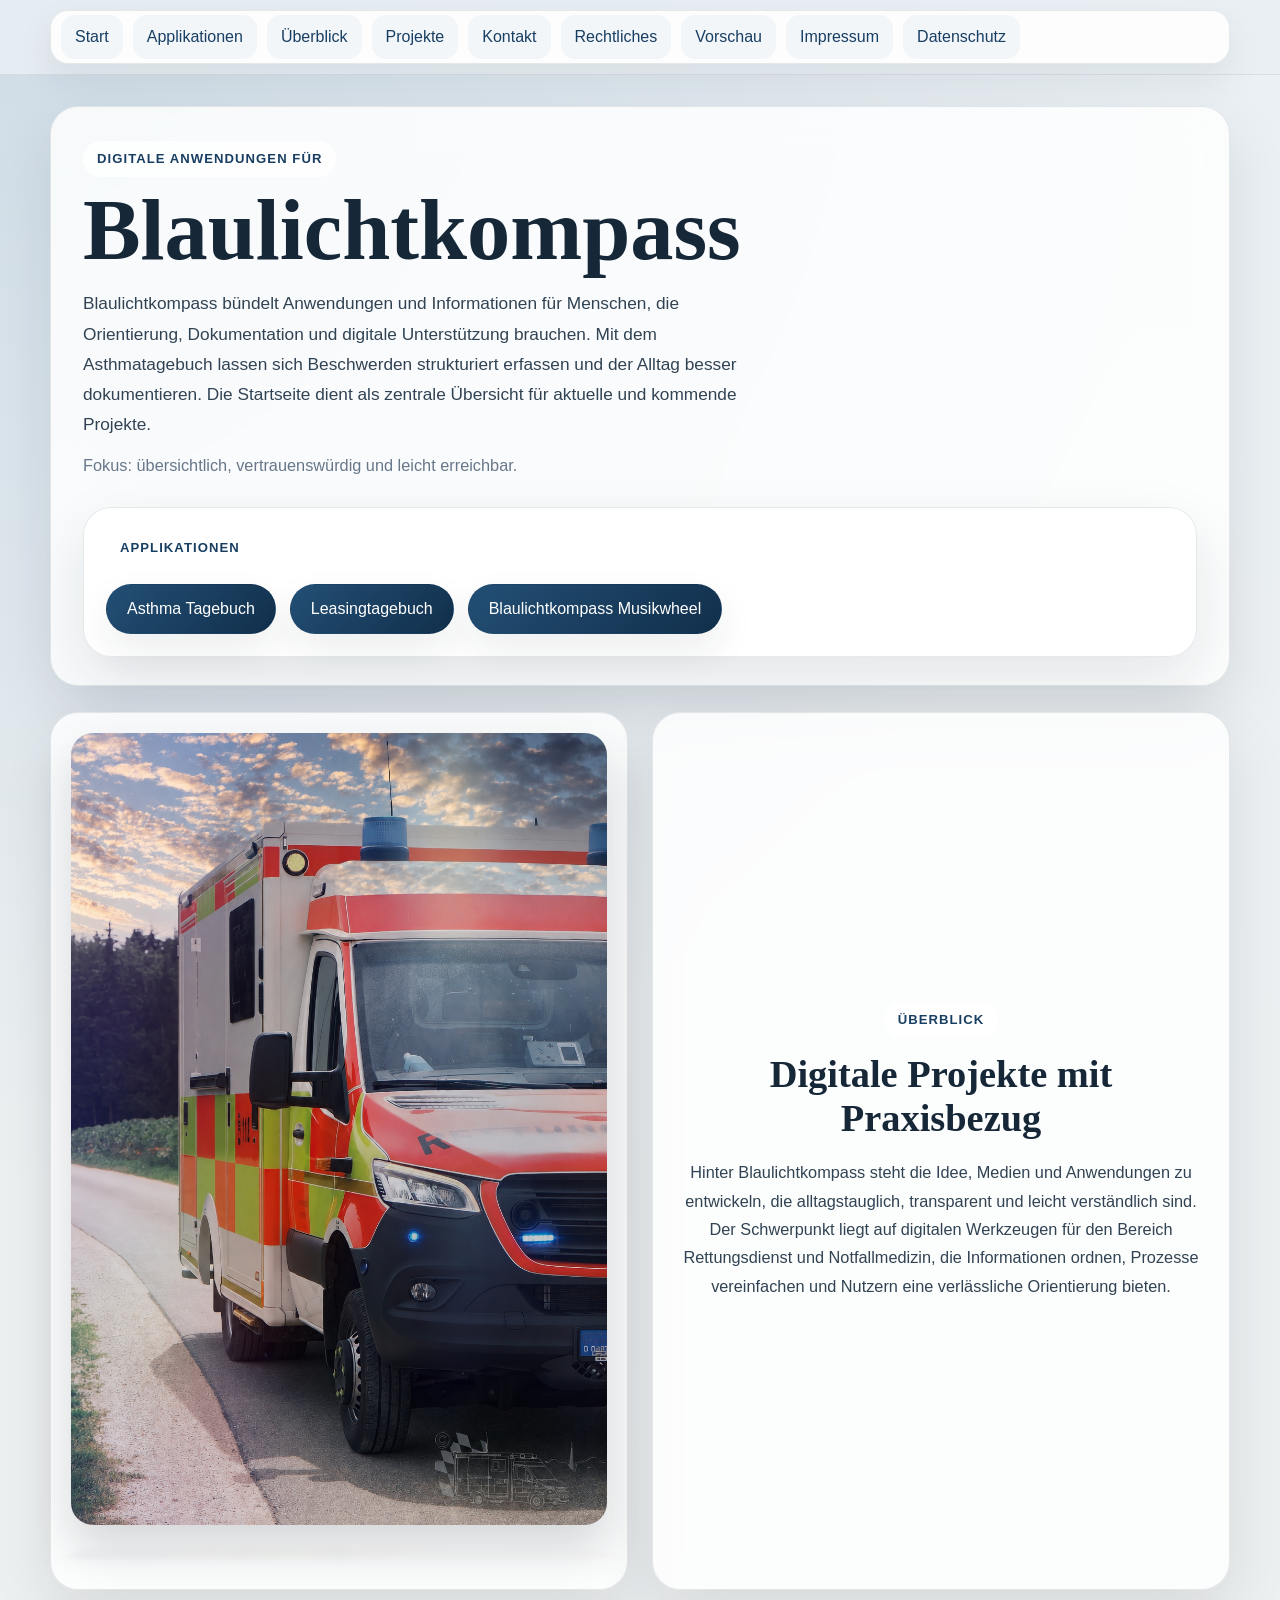
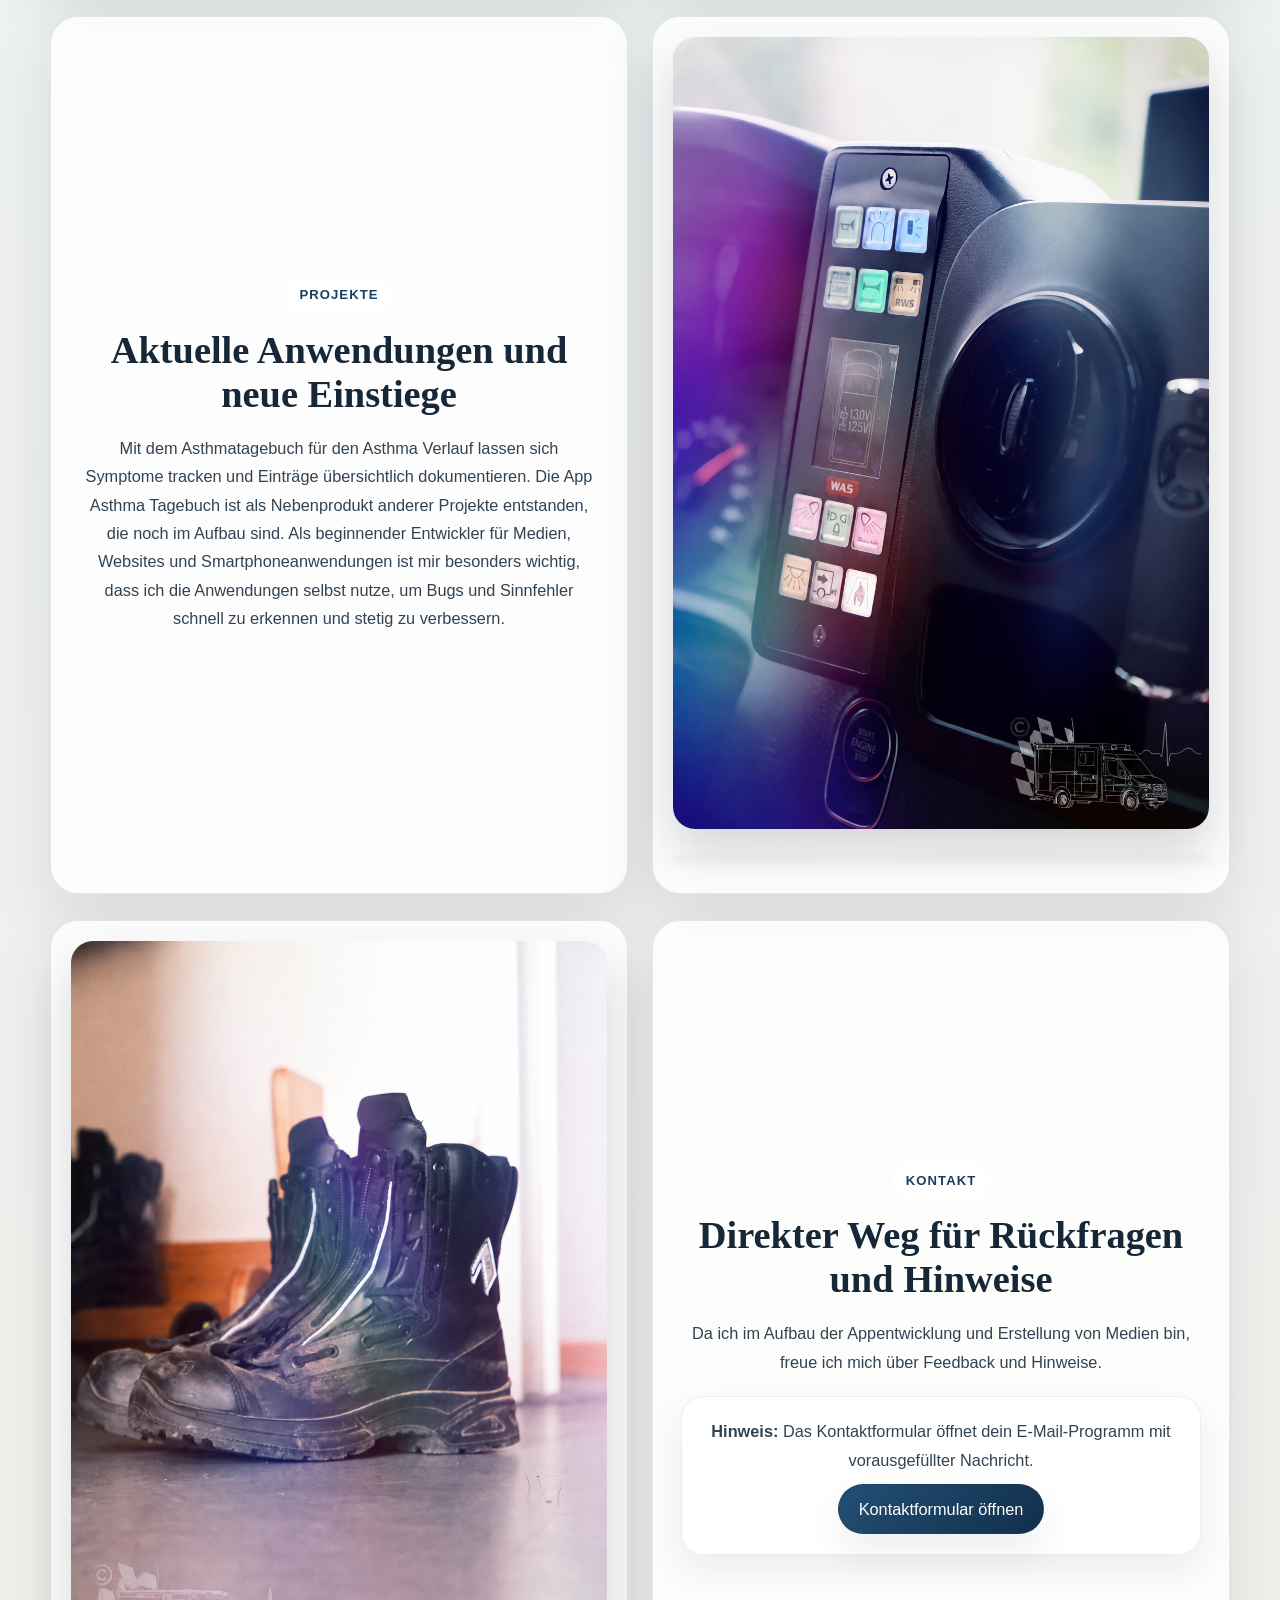
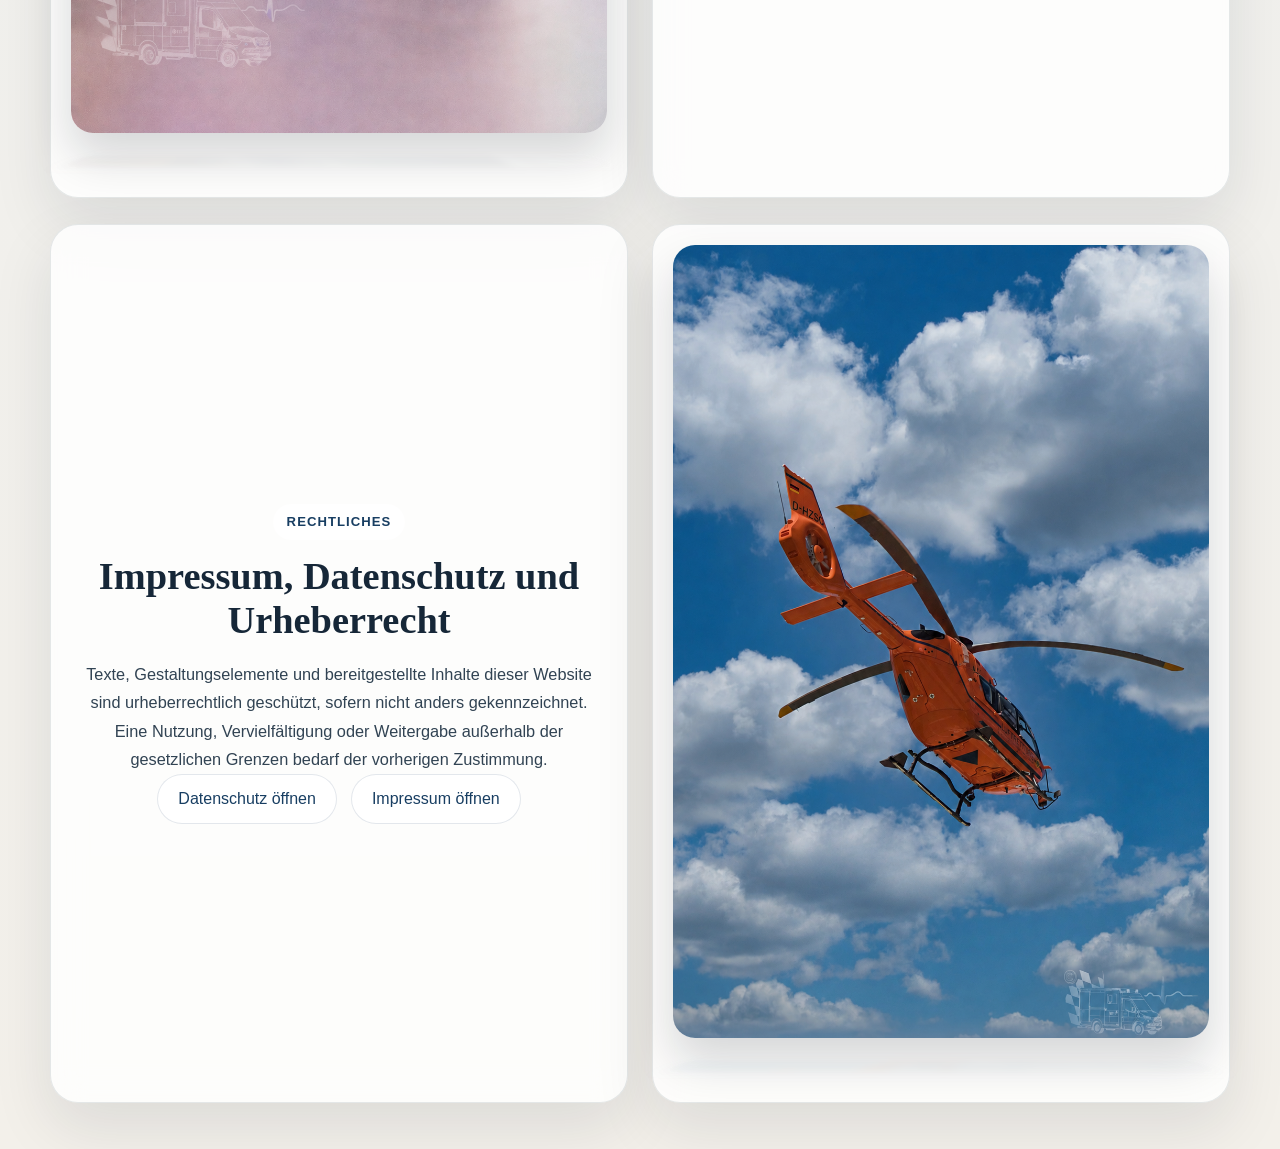
<file: index.html>
<!DOCTYPE html>
<html lang="de">
<head>
  <meta charset="UTF-8">
  <meta name="viewport" content="width=device-width, initial-scale=1.0">
  <meta
    name="description"
    content="Blaulichtkompass entwickelt digitale Anwendungen für Einsatzkräfte, Organisationen und Menschen, die im Alltag verlässliche Orientierung brauchen."
  >
  <title>Blaulichtkompass | Anwendungen mit Orientierung</title>
  <link rel="icon" type="image/png" href="/favicon.png">
  <link rel="stylesheet" href="styles.css">
</head>
<body>
  <header class="topbar-fixed">
    <nav class="topbar-fixed-panel" aria-label="Seitennavigation">
      <a href="#start">Start</a>
      <a href="#apps">Applikationen</a>
      <a href="#ueberblick">Überblick</a>
      <a href="#projekte">Projekte</a>
      <a href="#kontakt">Kontakt</a>
      <a href="#rechtliches">Rechtliches</a>
      <a href="/applikationen/vorschau">Vorschau</a>
      <a href="/impressum/">Impressum</a>
      <a href="/datenschutz/">Datenschutz</a>
    </nav>
  </header>

  <div class="page-shell">
    <header class="hero" id="start">
      <p class="eyebrow">Digitale Anwendungen für</p>
      <h1>Blaulichtkompass</h1>
      <p class="intro hero-intro">
        Blaulichtkompass bündelt Anwendungen und Informationen für Menschen, die
        Orientierung, Dokumentation und digitale Unterstützung brauchen. Mit dem
        <a href="/applikationen/asthmatagebuch/">Asthmatagebuch</a> lassen sich
        Beschwerden strukturiert erfassen und der Alltag besser dokumentieren. Die
        Startseite dient als zentrale Übersicht für aktuelle und kommende Projekte.
      </p>
      <p class="updated">Fokus: übersichtlich, vertrauenswürdig und leicht erreichbar.</p>

      <section class="apps-strip content-card" id="apps" aria-label="Applikationen">
        <p class="section-tag">Applikationen</p>
        <div class="button-row apps-row">
          <a class="button button-primary" href="https://blaulichtkompass.de/applikationen/asthmatagebuch">Asthma Tagebuch</a>
          <a class="button button-primary" href="https://blaulichtkompass.de/applikationen/leasingtagebuch">Leasingtagebuch</a>
          <a class="button button-primary" href="https://blaulichtkompass.de/applikationen/musikwheel/">Blaulichtkompass Musikwheel</a>
        </div>
      </section>
    </header>

    <main class="story-grid">
      <section class="story-row" id="ueberblick">
        <article class="media-card content-card">
          <div class="media-tile">
            <img src="/assets/Websitelogo_rtw2.png" alt="Rettungswagen als Blaulichtkompass Motiv">
            <div class="media-reflection" aria-hidden="true">
              <img src="/assets/Websitelogo_rtw2.png" alt="">
            </div>
          </div>
        </article>
        <article class="text-card content-card">
          <div class="text-card-inner">
            <p class="section-tag">Überblick</p>
            <h2>Digitale Projekte mit Praxisbezug</h2>
            <p>
              Hinter Blaulichtkompass steht die Idee, Medien und Anwendungen zu entwickeln, die
              alltagstauglich, transparent und leicht verständlich sind. Der Schwerpunkt liegt
              auf digitalen Werkzeugen für den Bereich Rettungsdienst und Notfallmedizin, die
              Informationen ordnen, Prozesse vereinfachen und Nutzern eine verlässliche
              Orientierung bieten.
            </p>
          </div>
        </article>
      </section>

      <section class="story-row story-row-reverse" id="projekte">
        <article class="media-card content-card">
          <div class="media-tile">
            <img src="/assets/Websitelogo_console.png" alt="Fahrzeugkonsole als Blaulichtkompass Motiv">
            <div class="media-reflection" aria-hidden="true">
              <img src="/assets/Websitelogo_console.png" alt="">
            </div>
          </div>
        </article>
        <article class="text-card content-card">
          <div class="text-card-inner">
            <p class="section-tag">Projekte</p>
            <h2>Aktuelle Anwendungen und neue Einstiege</h2>
            <p>
              Mit dem <a href="/applikationen/asthmatagebuch/">Asthmatagebuch für den Asthma Verlauf</a>
              lassen sich Symptome tracken und Einträge übersichtlich dokumentieren. Die App
              Asthma Tagebuch ist als Nebenprodukt anderer Projekte entstanden, die noch im Aufbau
              sind. Als beginnender Entwickler für Medien, Websites und Smartphoneanwendungen ist
              mir besonders wichtig, dass ich die Anwendungen selbst nutze, um Bugs und Sinnfehler
              schnell zu erkennen und stetig zu verbessern.
            </p>
          </div>
        </article>
      </section>

      <section class="story-row" id="kontakt">
        <article class="media-card content-card">
          <div class="media-tile">
            <img src="/assets/Websitelogo_haix.png" alt="Ausrüstungsmotiv aus dem Blaulichtkompass Bildkonzept">
            <div class="media-reflection" aria-hidden="true">
              <img src="/assets/Websitelogo_haix.png" alt="">
            </div>
          </div>
        </article>
        <article class="text-card content-card">
          <div class="text-card-inner">
            <p class="section-tag">Kontakt</p>
            <h2>Direkter Weg für Rückfragen und Hinweise</h2>
            <p>
              Da ich im Aufbau der Appentwicklung und Erstellung von Medien bin, freue ich mich über
              Feedback und Hinweise.
            </p>
            <div class="info-card">
              <p><strong>Hinweis:</strong> Das Kontaktformular öffnet dein E-Mail-Programm mit vorausgefüllter Nachricht.</p>
              <p><button class="button button-primary" type="button" data-open-contact>Kontaktformular öffnen</button></p>
            </div>
          </div>
        </article>
      </section>

      <section class="story-row story-row-reverse" id="rechtliches">
        <article class="media-card content-card">
          <div class="media-tile">
            <img src="/assets/Websitelogo_rth.png" alt="Rettungshubschrauber als Blaulichtkompass Motiv">
            <div class="media-reflection" aria-hidden="true">
              <img src="/assets/Websitelogo_rth.png" alt="">
            </div>
          </div>
        </article>
        <article class="text-card content-card">
          <div class="text-card-inner">
            <p class="section-tag">Rechtliches</p>
            <h2>Impressum, Datenschutz und Urheberrecht</h2>
            <p>
              Texte, Gestaltungselemente und bereitgestellte Inhalte dieser Website sind
              urheberrechtlich geschützt, sofern nicht anders gekennzeichnet. Eine Nutzung,
              Vervielfältigung oder Weitergabe außerhalb der gesetzlichen Grenzen bedarf
              der vorherigen Zustimmung.
            </p>
            <div class="button-row">
              <a class="button button-secondary" href="/datenschutz/">Datenschutz öffnen</a>
              <a class="button button-secondary" href="/impressum/">Impressum öffnen</a>
            </div>
          </div>
        </article>
      </section>
    </main>
  </div>

  <div class="contact-modal" id="contact-modal" hidden>
    <div class="contact-backdrop" data-close-contact></div>
    <div class="contact-dialog content-card" role="dialog" aria-modal="true" aria-labelledby="contact-title">
      <button class="contact-close" type="button" aria-label="Kontaktformular schließen" data-close-contact>×</button>
      <p class="section-tag">Kontakt</p>
      <h2 id="contact-title">Nachricht senden</h2>
      <p class="contact-copy">
        Das Formular öffnet dein E-Mail-Programm mit vorausgefülltem Betreff und Nachricht.
      </p>

      <form class="contact-form" id="contact-form">
        <label class="field">
          <span>Name</span>
          <input type="text" name="name" autocomplete="name" required>
        </label>
        <label class="field">
          <span>E-Mail</span>
          <input type="email" name="email" autocomplete="email" required>
        </label>
        <label class="field field-wide">
          <span>Betreff</span>
          <input type="text" name="subject" required>
        </label>
        <label class="field field-wide">
          <span>Nachricht</span>
          <textarea name="message" rows="6" required></textarea>
        </label>
        <div class="contact-actions">
          <button class="button button-secondary" type="button" data-close-contact>Abbrechen</button>
          <button class="button button-primary" type="submit">Per E-Mail senden</button>
        </div>
      </form>
    </div>
  </div>

  <script>
    (function () {
      const modal = document.getElementById("contact-modal");
      const form = document.getElementById("contact-form");
      const openButtons = document.querySelectorAll("[data-open-contact]");
      const closeButtons = document.querySelectorAll("[data-close-contact]");

      function openModal() {
        modal.hidden = false;
        document.body.classList.add("modal-open");
        const firstInput = form.querySelector("input");
        if (firstInput) {
          firstInput.focus();
        }
      }

      function closeModal() {
        modal.hidden = true;
        document.body.classList.remove("modal-open");
      }

      openButtons.forEach((button) => {
        button.addEventListener("click", openModal);
      });

      closeButtons.forEach((button) => {
        button.addEventListener("click", closeModal);
      });

      document.addEventListener("keydown", (event) => {
        if (event.key === "Escape" && !modal.hidden) {
          closeModal();
        }
      });

      form.addEventListener("submit", (event) => {
        event.preventDefault();

        const data = new FormData(form);
        const name = String(data.get("name") || "").trim();
        const email = String(data.get("email") || "").trim();
        const subject = String(data.get("subject") || "").trim();
        const message = String(data.get("message") || "").trim();
        const body = [
          "Name: " + name,
          "E-Mail: " + email,
          "",
          message
        ].join("\n");

        window.location.href =
          "mailto:info@blaulichtkompass.de?subject=" +
          encodeURIComponent(subject) +
          "&body=" +
          encodeURIComponent(body);

        closeModal();
      });
    }());
  </script>
</body>
</html>
</file>
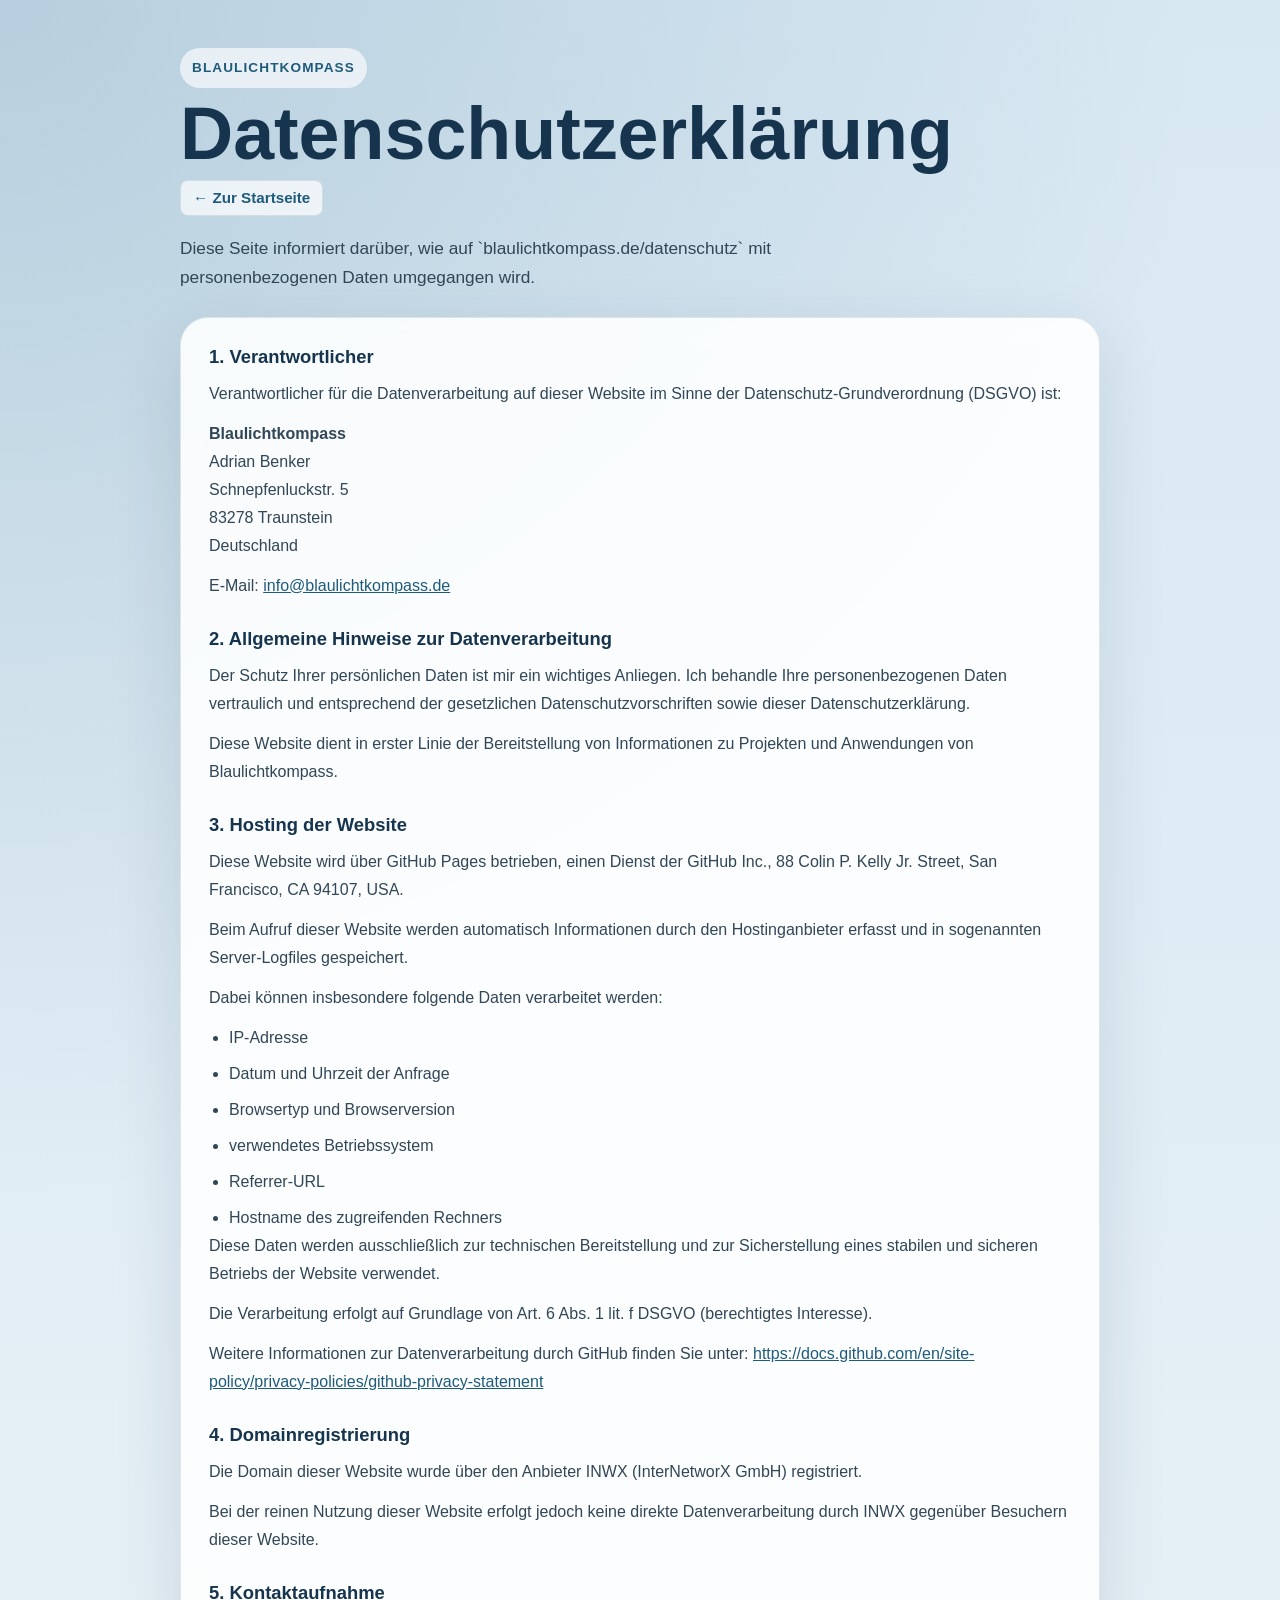
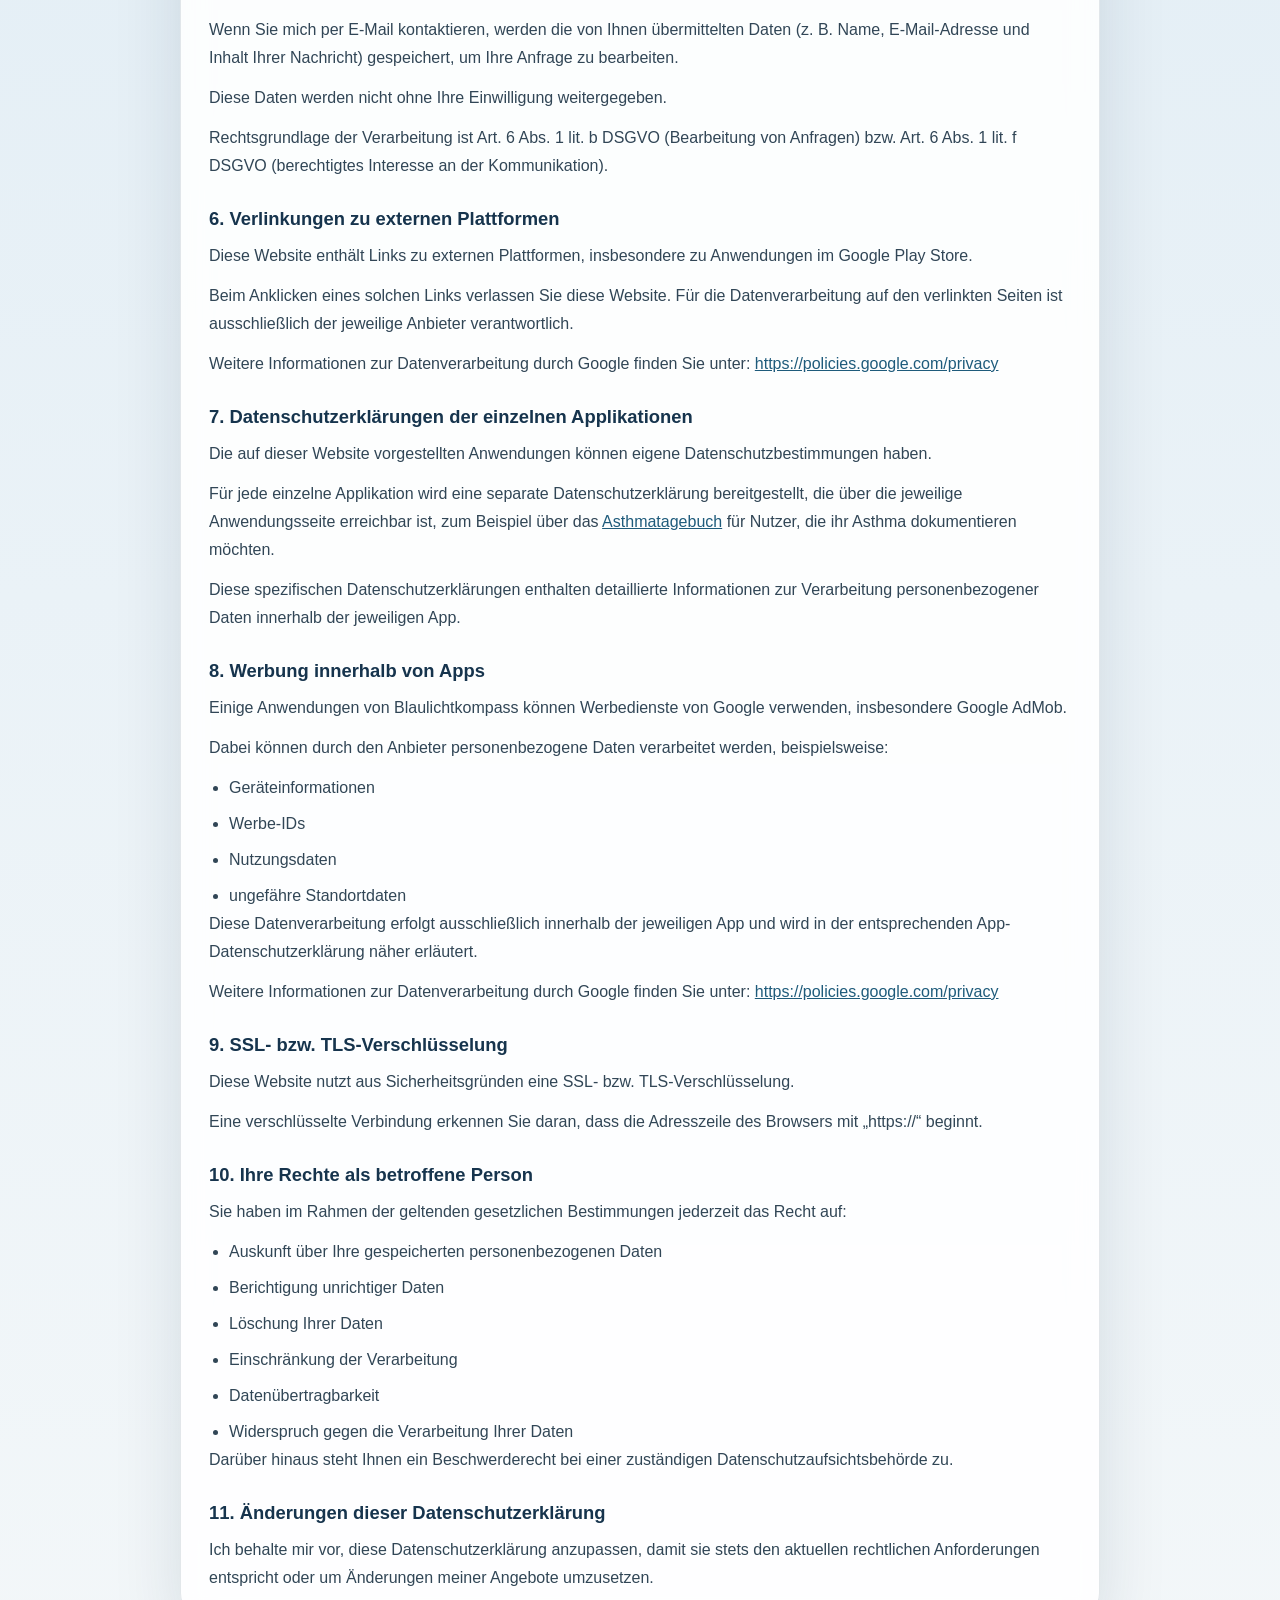
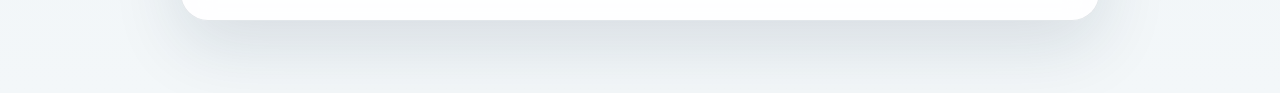
<file: datenschutz/index.html>
<!DOCTYPE html>
<html lang="de">
  <head>
    <meta charset="UTF-8">
    <meta name="viewport" content="width=device-width, initial-scale=1.0">
    <title>Datenschutzerklärung | Blaulichtkompass</title>
    <meta
      name="description"
      content="Datenschutzerklärung der Website Blaulichtkompass."
    >
    <link rel="stylesheet" href="styles.css">
  </head>
  <body>
    <div class="page-shell">
      <header class="hero">
        <p class="eyebrow">Blaulichtkompass</p>
        <h1>Datenschutzerklärung</h1>
        <p class="back-link-wrap"><a class="back-link" href="/">← Zur Startseite</a></p>
        <p class="intro">
          Diese Seite informiert darüber, wie auf
          `blaulichtkompass.de/datenschutz` mit personenbezogenen Daten
          umgegangen wird.
        </p>
      </header>

      <main class="content-card">
        <section>
          <h2>1. Verantwortlicher</h2>
          <p>
            Verantwortlicher für die Datenverarbeitung auf dieser Website im Sinne
            der Datenschutz-Grundverordnung (DSGVO) ist:
          </p>
          <p>
            <strong>Blaulichtkompass</strong><br>
            Adrian Benker<br>
            Schnepfenluckstr. 5<br>
            83278 Traunstein<br>
            Deutschland
          </p>
          <p>
            E-Mail:
            <a href="mailto:info@blaulichtkompass.de">info@blaulichtkompass.de</a>
          </p>
        </section>

        <section>
          <h2>2. Allgemeine Hinweise zur Datenverarbeitung</h2>
          <p>
            Der Schutz Ihrer persönlichen Daten ist mir ein wichtiges Anliegen.
            Ich behandle Ihre personenbezogenen Daten vertraulich und entsprechend
            der gesetzlichen Datenschutzvorschriften sowie dieser
            Datenschutzerklärung.
          </p>
          <p>
            Diese Website dient in erster Linie der Bereitstellung von
            Informationen zu Projekten und Anwendungen von Blaulichtkompass.
          </p>
        </section>

        <section>
          <h2>3. Hosting der Website</h2>
          <p>
            Diese Website wird über GitHub Pages betrieben, einen Dienst der
            GitHub Inc., 88 Colin P. Kelly Jr. Street, San Francisco, CA 94107,
            USA.
          </p>
          <p>
            Beim Aufruf dieser Website werden automatisch Informationen durch den
            Hostinganbieter erfasst und in sogenannten Server-Logfiles
            gespeichert.
          </p>
          <p>Dabei können insbesondere folgende Daten verarbeitet werden:</p>
          <ul>
            <li>IP-Adresse</li>
            <li>Datum und Uhrzeit der Anfrage</li>
            <li>Browsertyp und Browserversion</li>
            <li>verwendetes Betriebssystem</li>
            <li>Referrer-URL</li>
            <li>Hostname des zugreifenden Rechners</li>
          </ul>
          <p>
            Diese Daten werden ausschließlich zur technischen Bereitstellung und
            zur Sicherstellung eines stabilen und sicheren Betriebs der Website
            verwendet.
          </p>
          <p>
            Die Verarbeitung erfolgt auf Grundlage von Art. 6 Abs. 1 lit. f
            DSGVO (berechtigtes Interesse).
          </p>
          <p>
            Weitere Informationen zur Datenverarbeitung durch GitHub finden Sie
            unter:
            <a href="https://docs.github.com/en/site-policy/privacy-policies/github-privacy-statement">
              https://docs.github.com/en/site-policy/privacy-policies/github-privacy-statement
            </a>
          </p>
        </section>

        <section>
          <h2>4. Domainregistrierung</h2>
          <p>
            Die Domain dieser Website wurde über den Anbieter INWX
            (InterNetworX GmbH) registriert.
          </p>
          <p>
            Bei der reinen Nutzung dieser Website erfolgt jedoch keine direkte
            Datenverarbeitung durch INWX gegenüber Besuchern dieser Website.
          </p>
        </section>

        <section>
          <h2>5. Kontaktaufnahme</h2>
          <p>
            Wenn Sie mich per E-Mail kontaktieren, werden die von Ihnen
            übermittelten Daten (z. B. Name, E-Mail-Adresse und Inhalt Ihrer
            Nachricht) gespeichert, um Ihre Anfrage zu bearbeiten.
          </p>
          <p>Diese Daten werden nicht ohne Ihre Einwilligung weitergegeben.</p>
          <p>
            Rechtsgrundlage der Verarbeitung ist Art. 6 Abs. 1 lit. b DSGVO
            (Bearbeitung von Anfragen) bzw. Art. 6 Abs. 1 lit. f DSGVO
            (berechtigtes Interesse an der Kommunikation).
          </p>
        </section>

        <section>
          <h2>6. Verlinkungen zu externen Plattformen</h2>
          <p>
            Diese Website enthält Links zu externen Plattformen, insbesondere zu
            Anwendungen im Google Play Store.
          </p>
          <p>
            Beim Anklicken eines solchen Links verlassen Sie diese Website. Für
            die Datenverarbeitung auf den verlinkten Seiten ist ausschließlich
            der jeweilige Anbieter verantwortlich.
          </p>
          <p>
            Weitere Informationen zur Datenverarbeitung durch Google finden Sie
            unter:
            <a href="https://policies.google.com/privacy">
              https://policies.google.com/privacy
            </a>
          </p>
        </section>

        <section>
          <h2>7. Datenschutzerklärungen der einzelnen Applikationen</h2>
          <p>
            Die auf dieser Website vorgestellten Anwendungen können eigene
            Datenschutzbestimmungen haben.
          </p>
          <p>
            Für jede einzelne Applikation wird eine separate
            Datenschutzerklärung bereitgestellt, die über die jeweilige
            Anwendungsseite erreichbar ist, zum Beispiel über das
            <a href="/applikationen/asthmatagebuch/">Asthmatagebuch</a> für Nutzer, die
            ihr Asthma dokumentieren möchten.
          </p>
          <p>
            Diese spezifischen Datenschutzerklärungen enthalten detaillierte
            Informationen zur Verarbeitung personenbezogener Daten innerhalb der
            jeweiligen App.
          </p>
        </section>

        <section>
          <h2>8. Werbung innerhalb von Apps</h2>
          <p>
            Einige Anwendungen von Blaulichtkompass können Werbedienste von
            Google verwenden, insbesondere Google AdMob.
          </p>
          <p>
            Dabei können durch den Anbieter personenbezogene Daten verarbeitet
            werden, beispielsweise:
          </p>
          <ul>
            <li>Geräteinformationen</li>
            <li>Werbe-IDs</li>
            <li>Nutzungsdaten</li>
            <li>ungefähre Standortdaten</li>
          </ul>
          <p>
            Diese Datenverarbeitung erfolgt ausschließlich innerhalb der
            jeweiligen App und wird in der entsprechenden
            App-Datenschutzerklärung näher erläutert.
          </p>
          <p>
            Weitere Informationen zur Datenverarbeitung durch Google finden Sie
            unter:
            <a href="https://policies.google.com/privacy">
              https://policies.google.com/privacy
            </a>
          </p>
        </section>

        <section>
          <h2>9. SSL- bzw. TLS-Verschlüsselung</h2>
          <p>
            Diese Website nutzt aus Sicherheitsgründen eine SSL- bzw.
            TLS-Verschlüsselung.
          </p>
          <p>
            Eine verschlüsselte Verbindung erkennen Sie daran, dass die
            Adresszeile des Browsers mit „https://“ beginnt.
          </p>
        </section>

        <section>
          <h2>10. Ihre Rechte als betroffene Person</h2>
          <p>
            Sie haben im Rahmen der geltenden gesetzlichen Bestimmungen jederzeit
            das Recht auf:
          </p>
          <ul>
            <li>Auskunft über Ihre gespeicherten personenbezogenen Daten</li>
            <li>Berichtigung unrichtiger Daten</li>
            <li>Löschung Ihrer Daten</li>
            <li>Einschränkung der Verarbeitung</li>
            <li>Datenübertragbarkeit</li>
            <li>Widerspruch gegen die Verarbeitung Ihrer Daten</li>
          </ul>
          <p>
            Darüber hinaus steht Ihnen ein Beschwerderecht bei einer zuständigen
            Datenschutzaufsichtsbehörde zu.
          </p>
        </section>

        <section>
          <h2>11. Änderungen dieser Datenschutzerklärung</h2>
          <p>
            Ich behalte mir vor, diese Datenschutzerklärung anzupassen, damit sie
            stets den aktuellen rechtlichen Anforderungen entspricht oder um
            Änderungen meiner Angebote umzusetzen.
          </p>
        </section>
      </main>
    </div>
  </body>
</html>
</file>
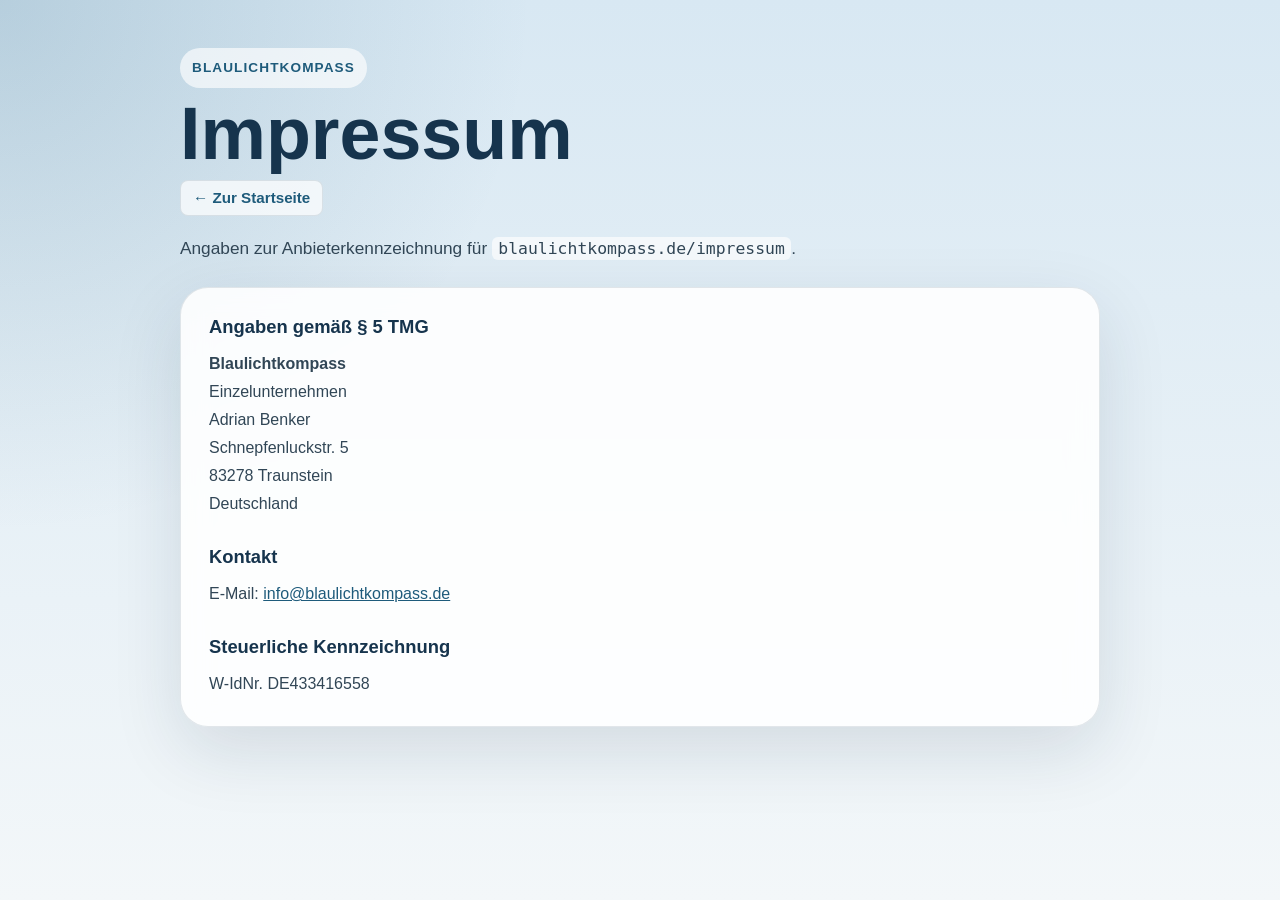
<file: impressum/index.html>
<!DOCTYPE html>
<html lang="de">
  <head>
    <meta charset="UTF-8">
    <meta name="viewport" content="width=device-width, initial-scale=1.0">
    <title>Impressum | Blaulichtkompass</title>
    <meta
      name="description"
      content="Impressum und Anbieterkennzeichnung von Blaulichtkompass."
    >
    <link rel="stylesheet" href="styles.css">
  </head>
  <body>
    <div class="page-shell">
      <header class="hero">
        <p class="eyebrow">Blaulichtkompass</p>
        <h1>Impressum</h1>
        <p class="back-link-wrap"><a class="back-link" href="/">← Zur Startseite</a></p>
        <p class="intro">
          Angaben zur Anbieterkennzeichnung für
          <code>blaulichtkompass.de/impressum</code>.
        </p>
      </header>

      <main class="content-card">
        <section>
          <h2>Angaben gemäß § 5 TMG</h2>
          <p>
            <strong>Blaulichtkompass</strong><br>
            Einzelunternehmen<br>
            Adrian Benker<br>
            Schnepfenluckstr. 5<br>
            83278 Traunstein<br>
            Deutschland
          </p>
        </section>

        <section>
          <h2>Kontakt</h2>
          <p>
            E-Mail:
            <a href="mailto:info@blaulichtkompass.de">info@blaulichtkompass.de</a>
          </p>
        </section>

        <section>
          <h2>Steuerliche Kennzeichnung</h2>
          <p>W-IdNr. DE433416558</p>
        </section>
      </main>
    </div>
  </body>
</html>
</file>
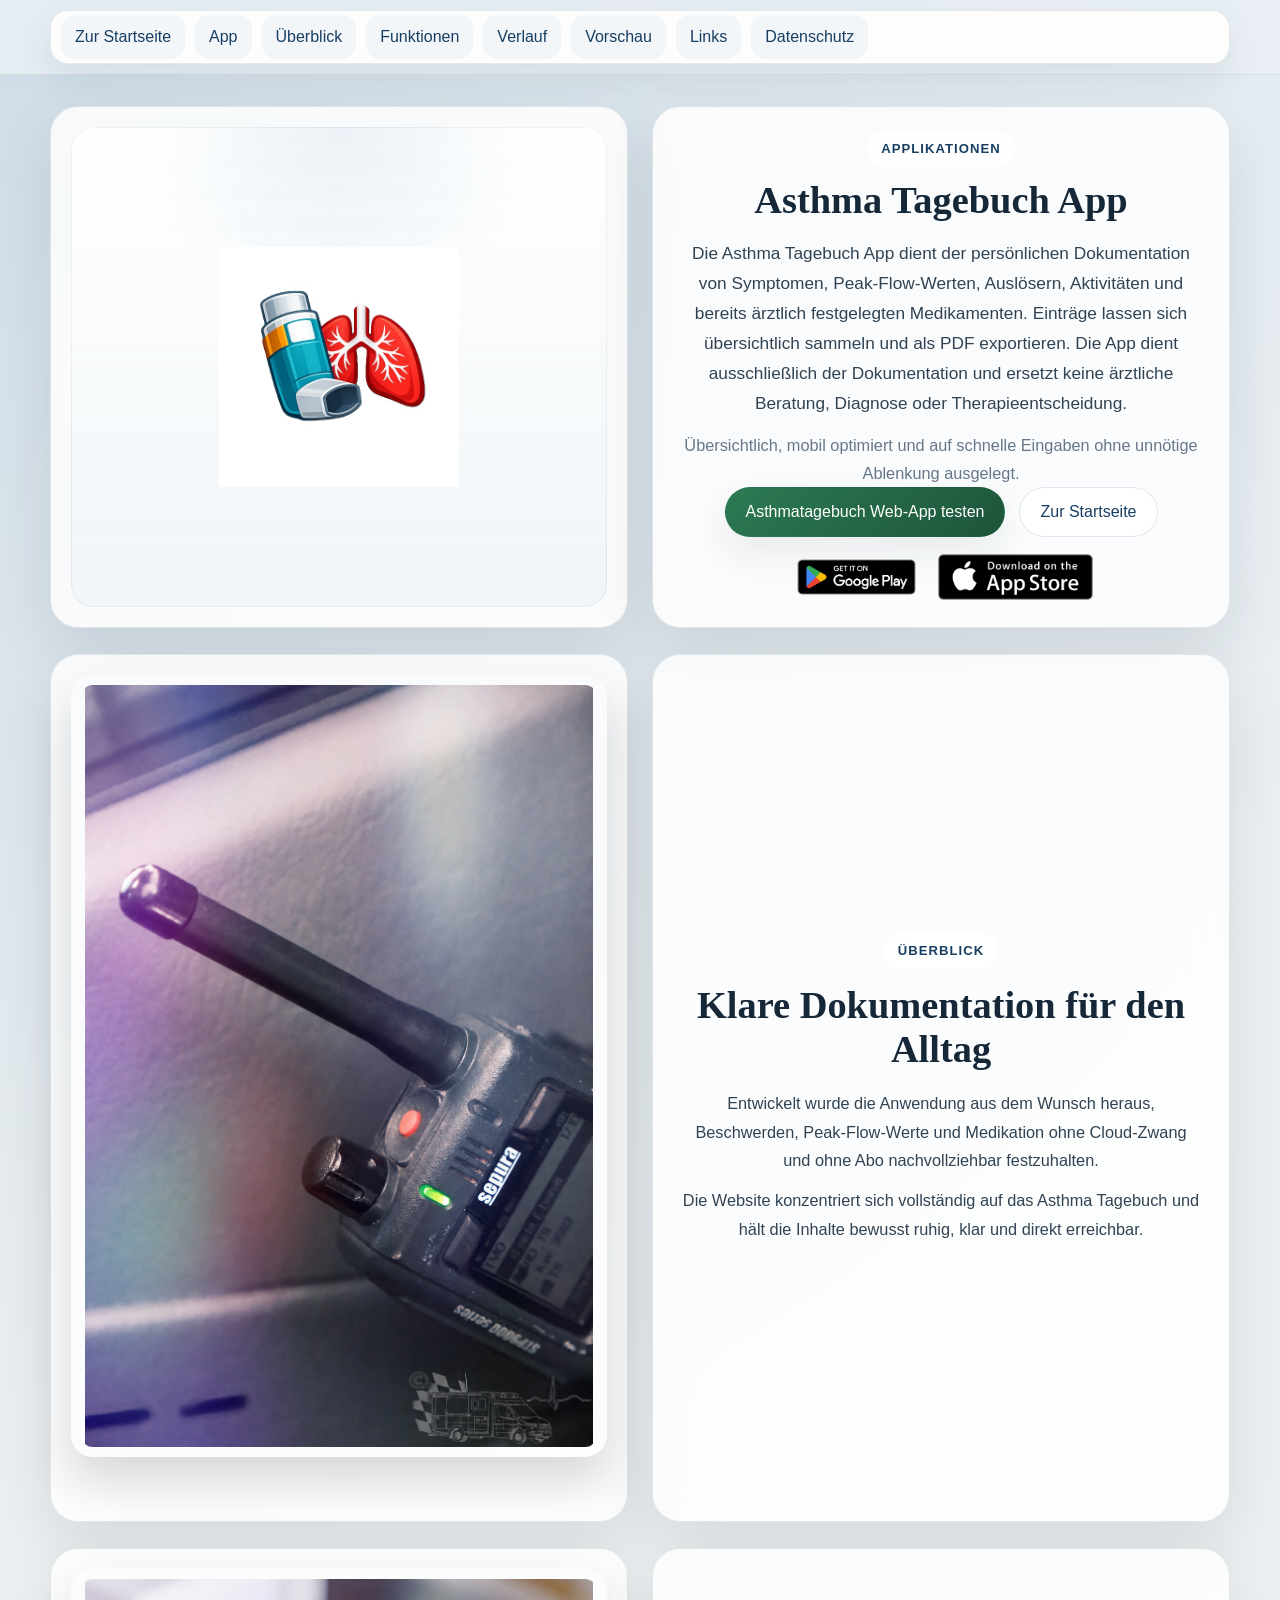
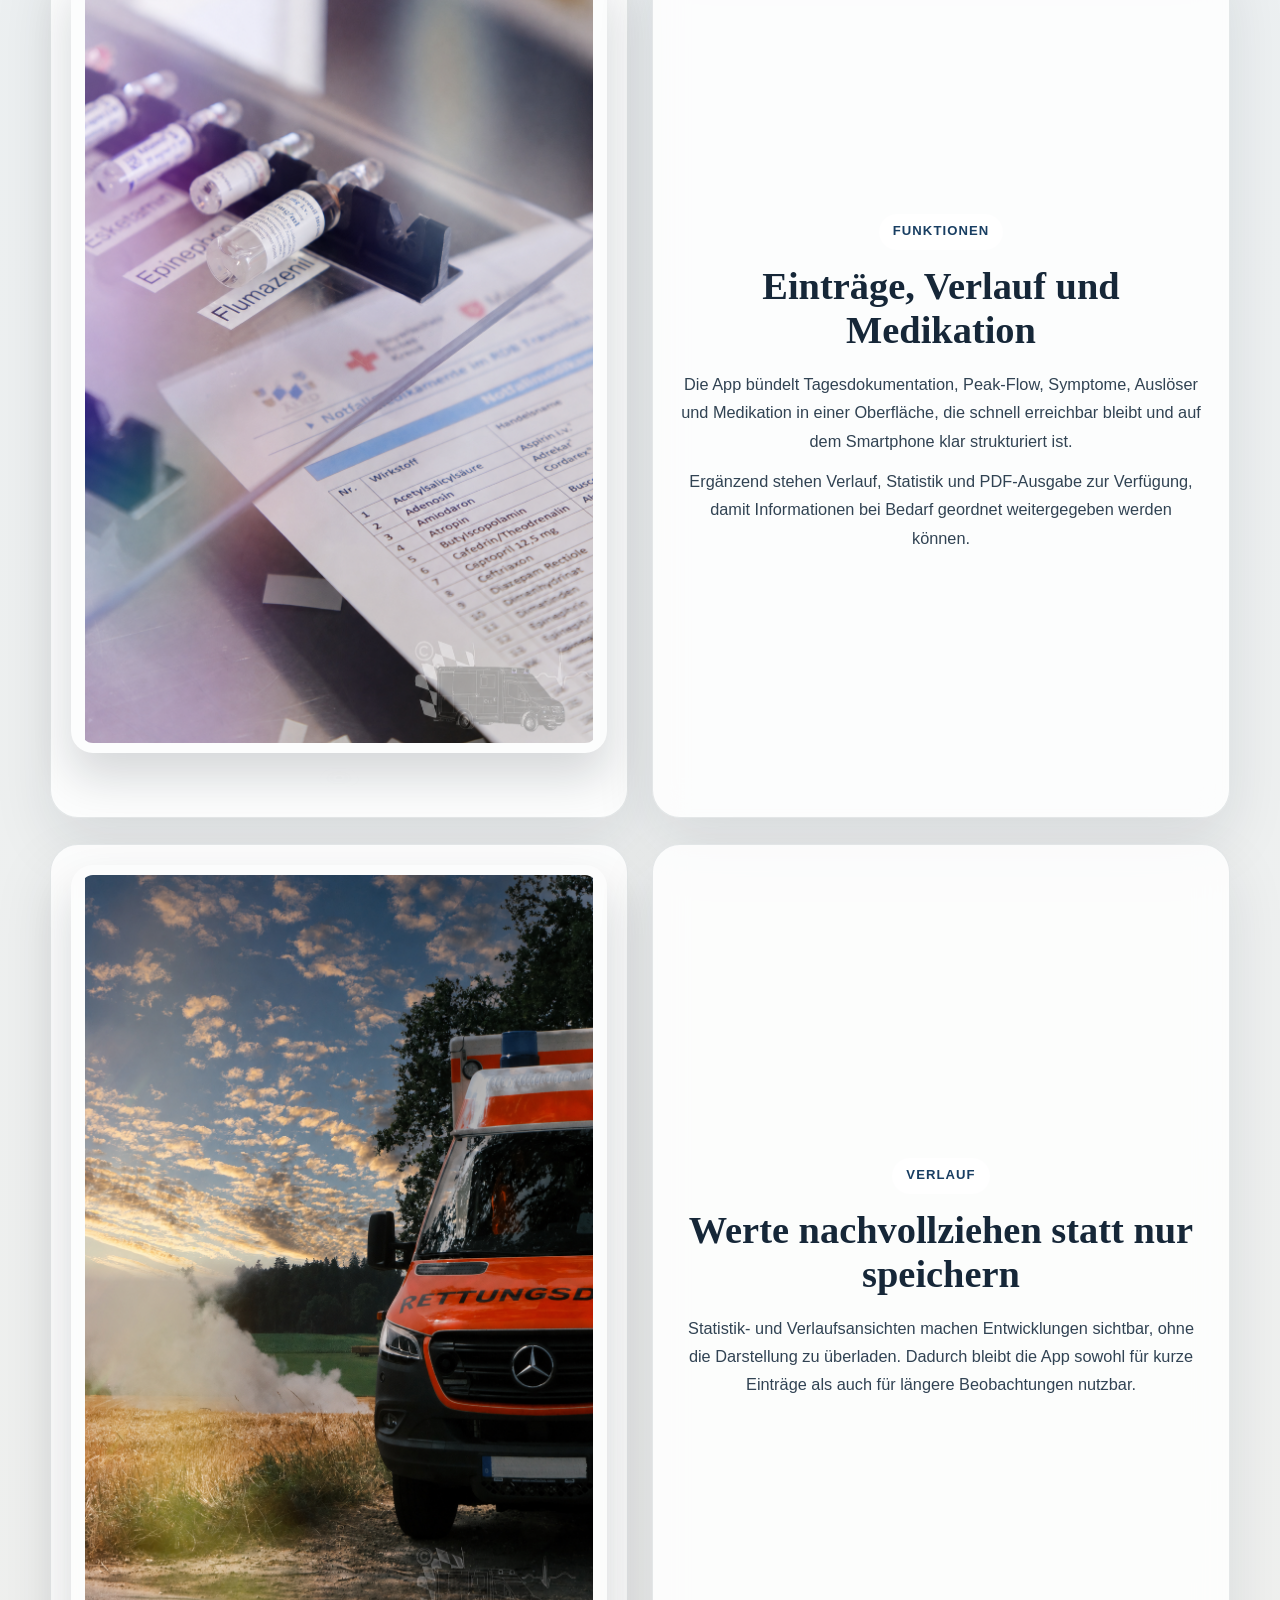
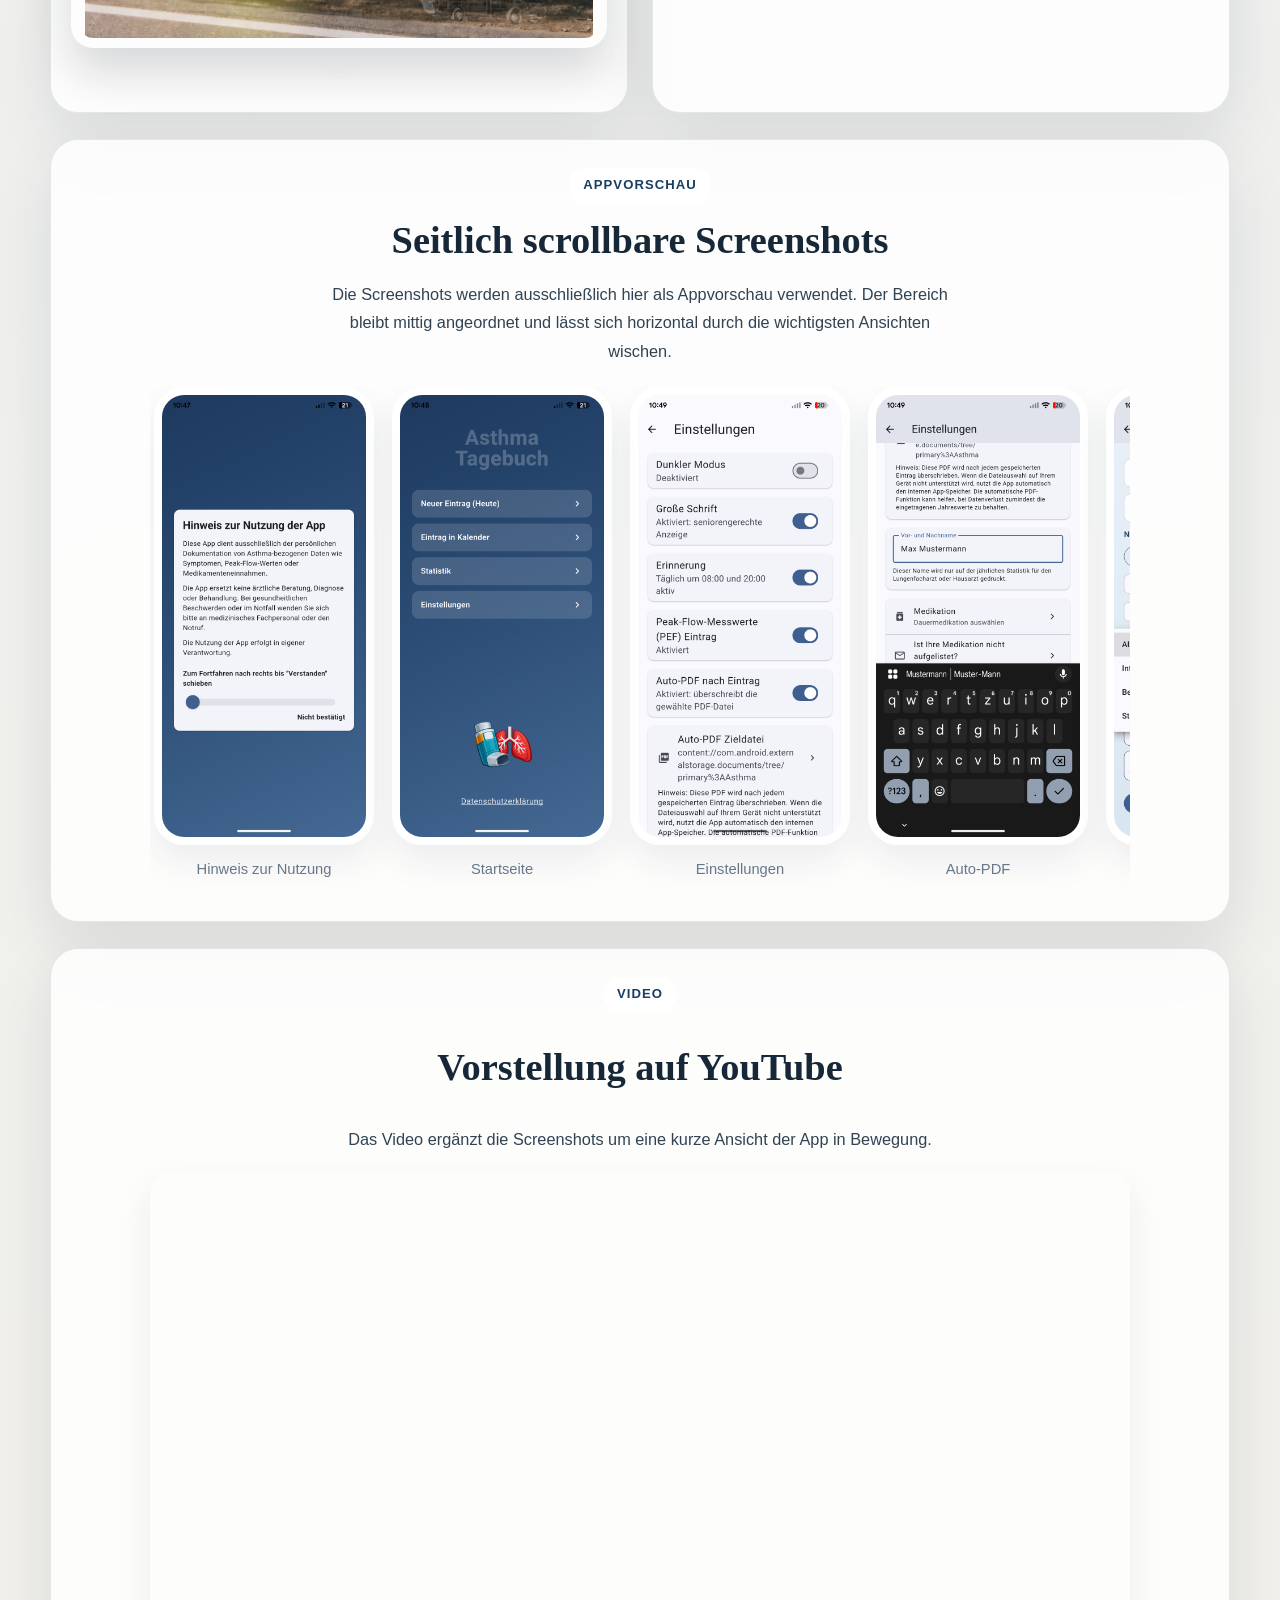
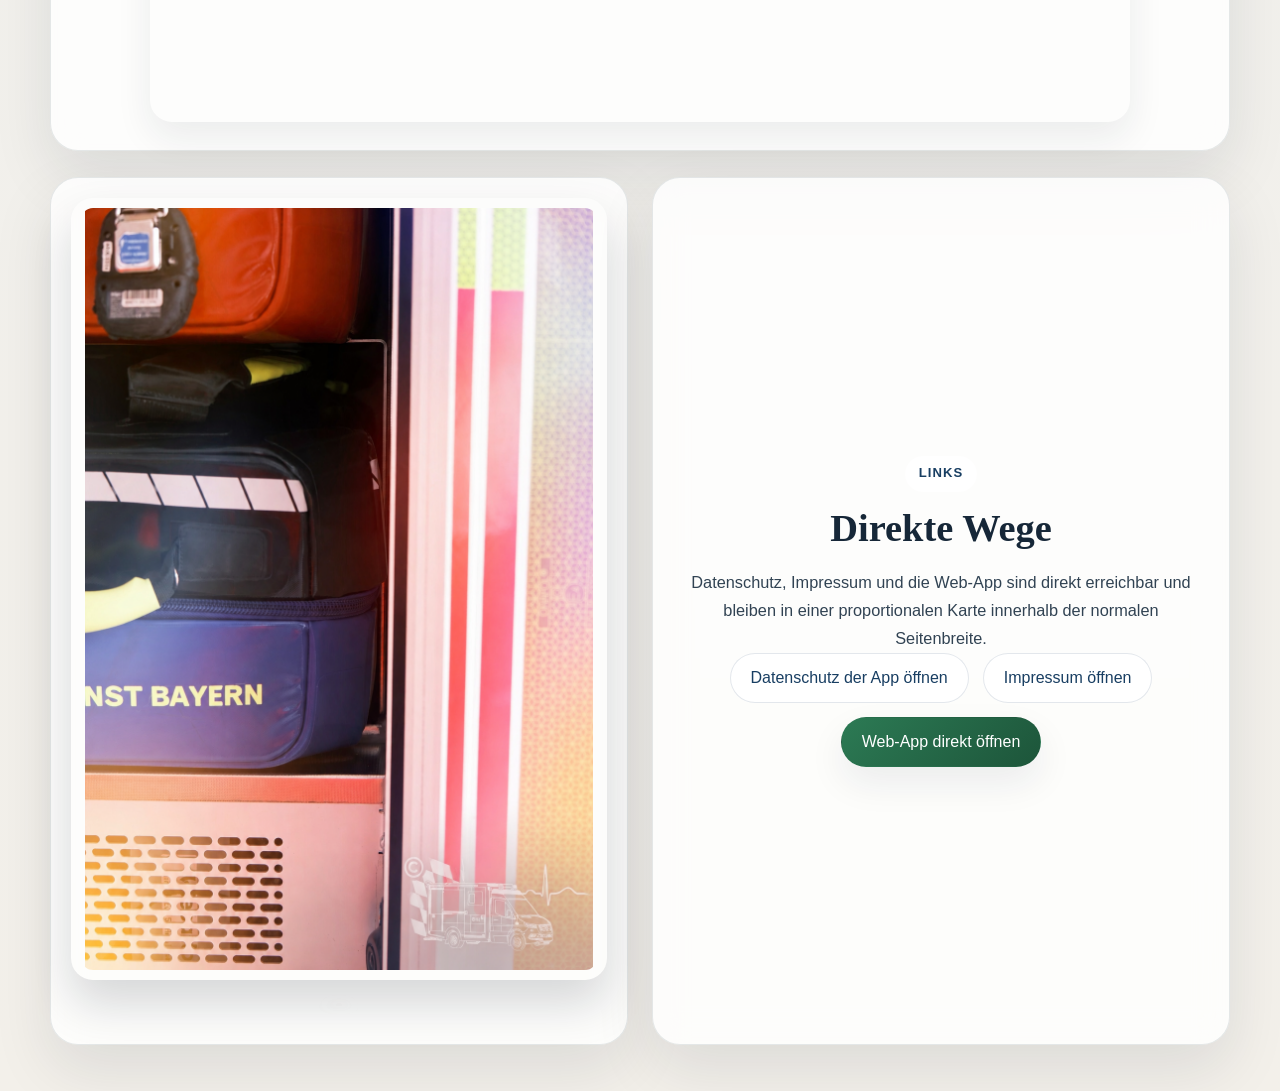
<file: applikationen/asthmatagebuch/index.html>
<!DOCTYPE html>
<html lang="de">
<head>
  <meta charset="UTF-8">
  <meta name="viewport" content="width=device-width, initial-scale=1.0">
  <meta
    name="description"
    content="Asthma Tagebuch App zur persönlichen Dokumentation von Symptomen, Peak-Flow-Werten, Medikation und relevanten Asthma-Ereignissen."
  >
  <title>Asthma Tagebuch App – Symptome, Peak-Flow und Medikation dokumentieren</title>
  <link rel="stylesheet" href="../../styles.css">
  <link rel="stylesheet" href="styles.css">
</head>
<body>
  <header class="topbar-fixed">
    <nav class="topbar-fixed-panel" aria-label="Seitennavigation">
      <a href="/">Zur Startseite</a>
      <a href="#start">App</a>
      <a href="#ueberblick">Überblick</a>
      <a href="#funktionen">Funktionen</a>
      <a href="#verlauf">Verlauf</a>
      <a href="#screenshots">Vorschau</a>
      <a href="#links">Links</a>
      <a href="/applikationen/asthmatagebuch/datenschutz/">Datenschutz</a>
    </nav>
  </header>

  <div class="page-shell">
    <main class="page-flow app-page-flow">
      <section class="story-row hero-row" id="start">
        <article class="story-media content-card app-media-card app-media-card-icon">
          <div class="story-media-inner app-icon-stage">
            <img class="app-icon-shot" src="App_symbolbild.jpg" alt="App-Symbol der Asthma Tagebuch App">
          </div>
        </article>
        <article class="story-copy content-card hero-copy-card">
          <div class="story-copy-inner app-copy-inner">
            <p class="eyebrow">Applikationen</p>
            <h1>Asthma Tagebuch App</h1>
            <p class="intro">
              Die Asthma Tagebuch App dient der persönlichen Dokumentation von Symptomen, Peak-Flow-Werten,
              Auslösern, Aktivitäten und bereits ärztlich festgelegten Medikamenten. Einträge lassen sich
              übersichtlich sammeln und als PDF exportieren. Die App dient ausschließlich der Dokumentation
              und ersetzt keine ärztliche Beratung, Diagnose oder Therapieentscheidung.
            </p>
            <p class="updated">
              Übersichtlich, mobil optimiert und auf schnelle Eingaben ohne unnötige Ablenkung ausgelegt.
            </p>

            <div class="button-row app-button-row">
              <button class="button app-button-primary" id="webapp-launch" type="button" data-open-webapp-modal>Asthmatagebuch Web-App testen</button>
              <a class="button button-secondary" href="/">Zur Startseite</a>
            </div>

            <div class="button-row store-button-row" aria-label="Store-Links">
              <a
                class="store-badge store-badge-google"
                href="https://play.google.com/store/apps/details?id=de.blaulichtkompass.asthmatagebuch&hl=de"
                target="_blank"
                rel="noopener noreferrer"
              >
                <img src="/en_badge_web_generic.png" alt="Bei Google Play herunterladen">
              </a>
              <a
                class="store-badge store-badge-apple"
                href="https://apps.apple.com/de/app/asthma-protokoll/id6761280404"
                target="_blank"
                rel="noopener noreferrer"
              >
                <img src="/applestore.png" alt="Im App Store herunterladen">
              </a>
            </div>
          </div>
        </article>
      </section>

      <section class="story-row" id="ueberblick">
        <article class="story-media content-card app-media-card">
          <div class="story-media-inner media-tile app-photo-tile">
            <img src="/assets/Websitelogo_hrt.png" alt="Funkgerät als Motiv für die Asthma Tagebuch App">
            <div class="media-reflection" aria-hidden="true">
              <img src="/assets/Websitelogo_hrt.png" alt="">
            </div>
          </div>
        </article>
        <article class="story-copy content-card info-panel">
          <div class="story-copy-inner app-copy-inner">
            <p class="section-tag">Überblick</p>
            <h2>Klare Dokumentation für den Alltag</h2>
            <p>
              Entwickelt wurde die Anwendung aus dem Wunsch heraus, Beschwerden, Peak-Flow-Werte und
              Medikation ohne Cloud-Zwang und ohne Abo nachvollziehbar festzuhalten.
            </p>
            <p>
              Die Website konzentriert sich vollständig auf das Asthma Tagebuch und hält die Inhalte
              bewusst ruhig, klar und direkt erreichbar.
            </p>
          </div>
        </article>
      </section>

      <section class="story-row story-row-reverse" id="funktionen">
        <article class="story-media content-card app-media-card">
          <div class="story-media-inner media-tile app-photo-tile">
            <img src="/assets/Websitelogo_medi.png" alt="Medizinisches Motiv für die Funktionen des Asthma Tagebuchs">
            <div class="media-reflection" aria-hidden="true">
              <img src="/assets/Websitelogo_medi.png" alt="">
            </div>
          </div>
        </article>
        <article class="story-copy content-card info-panel">
          <div class="story-copy-inner app-copy-inner">
            <p class="section-tag">Funktionen</p>
            <h2>Einträge, Verlauf und Medikation</h2>
            <p>
              Die App bündelt Tagesdokumentation, Peak-Flow, Symptome, Auslöser und Medikation in
              einer Oberfläche, die schnell erreichbar bleibt und auf dem Smartphone klar strukturiert ist.
            </p>
            <p>
              Ergänzend stehen Verlauf, Statistik und PDF-Ausgabe zur Verfügung, damit Informationen
              bei Bedarf geordnet weitergegeben werden können.
            </p>
          </div>
        </article>
      </section>

      <section class="story-row" id="verlauf">
        <article class="story-media content-card app-media-card">
          <div class="story-media-inner media-tile app-photo-tile">
            <img src="/assets/Websitelogo_rtw3.png" alt="Rettungsdienstmotiv für Verlauf und Übersicht">
            <div class="media-reflection" aria-hidden="true">
              <img src="/assets/Websitelogo_rtw3.png" alt="">
            </div>
          </div>
        </article>
        <article class="story-copy content-card info-panel">
          <div class="story-copy-inner app-copy-inner">
            <p class="section-tag">Verlauf</p>
            <h2>Werte nachvollziehen statt nur speichern</h2>
            <p>
              Statistik- und Verlaufsansichten machen Entwicklungen sichtbar, ohne die Darstellung zu
              überladen. Dadurch bleibt die App sowohl für kurze Einträge als auch für längere Beobachtungen nutzbar.
            </p>
          </div>
        </article>
      </section>

      <section class="showcase content-card app-showcase" id="screenshots">
        <p class="section-tag">Appvorschau</p>
        <h2>Seitlich scrollbare Screenshots</h2>
        <p class="section-copy">
          Die Screenshots werden ausschließlich hier als Appvorschau verwendet. Der Bereich bleibt mittig
          angeordnet und lässt sich horizontal durch die wichtigsten Ansichten wischen.
        </p>

        <div class="screenshot-strip-wrap">
          <div class="screenshot-strip" aria-label="Screenshots der Asthma Tagebuch App">
            <article class="screenshot-card">
              <img class="phone-shot" src="screenshots/Screenshot_20260311-104759.png" alt="Hinweis zur Nutzung der Asthma Tagebuch App">
              <p class="shot-label">Hinweis zur Nutzung</p>
            </article>
            <article class="screenshot-card">
              <img class="phone-shot" src="screenshots/Screenshot_20260311-104809.png" alt="Startseite der Asthma Tagebuch App">
              <p class="shot-label">Startseite</p>
            </article>
            <article class="screenshot-card">
              <img class="phone-shot" src="screenshots/Screenshot_20260311-104907.png" alt="Einstellungen der Asthma Tagebuch App">
              <p class="shot-label">Einstellungen</p>
            </article>
            <article class="screenshot-card">
              <img class="phone-shot" src="screenshots/Screenshot_20260311-104930.png" alt="Auto-PDF Funktion der Asthma Tagebuch App">
              <p class="shot-label">Auto-PDF</p>
            </article>
            <article class="screenshot-card">
              <img class="phone-shot" src="screenshots/Screenshot_20260311-105108.png" alt="Benachrichtigungsdialog der Asthma Tagebuch App">
              <p class="shot-label">Benachrichtigungen</p>
            </article>
            <article class="screenshot-card">
              <img class="phone-shot" src="screenshots/Screenshot_20260311-105122.png" alt="Auswahl der Dauermedikation in der Asthma Tagebuch App">
              <p class="shot-label">Dauermedikation</p>
            </article>
            <article class="screenshot-card">
              <img class="phone-shot" src="screenshots/Screenshot_20260311-105138.png" alt="Neuer Eintrag in der Asthma Tagebuch App">
              <p class="shot-label">Neuer Eintrag</p>
            </article>
            <article class="screenshot-card">
              <img class="phone-shot" src="screenshots/Screenshot_20260311-105147.png" alt="Auswahl der Bedarfsmedikation in der Asthma Tagebuch App">
              <p class="shot-label">Bedarfsmedikation</p>
            </article>
            <article class="screenshot-card">
              <img class="phone-shot" src="screenshots/Screenshot_20260311-105844.png" alt="Gespeicherter Eintrag in der Asthma Tagebuch App">
              <p class="shot-label">Eintrag gespeichert</p>
            </article>
            <article class="screenshot-card">
              <img class="phone-shot" src="screenshots/Screenshot_20260311-105854.png" alt="Statistikansicht der Asthma Tagebuch App">
              <p class="shot-label">Statistik</p>
            </article>
            <article class="screenshot-card">
              <img class="phone-shot" src="screenshots/Screenshot_20260311-105905.png" alt="Peak-Flow Diagramm der Asthma Tagebuch App">
              <p class="shot-label">Peak-Flow Diagramm</p>
            </article>
            <article class="screenshot-card">
              <img class="phone-shot" src="screenshots/Screenshot_20260311-105946.png" alt="Dokumente drucken Ansicht der Asthma Tagebuch App">
              <p class="shot-label">Dokumente drucken</p>
            </article>
          </div>
        </div>
      </section>

      <section class="content-card app-showcase app-video-card" aria-labelledby="video-vorstellung">
        <p class="section-tag">Video</p>
        <h2 id="video-vorstellung">Vorstellung auf YouTube</h2>
        <p class="section-copy">
          Das Video ergänzt die Screenshots um eine kurze Ansicht der App in Bewegung.
        </p>
        <div class="video-embed-wrap">
          <iframe
            src="https://www.youtube-nocookie.com/embed/n5djltUpJfs"
            title="YouTube-Video zur Asthma Tagebuch App"
            loading="lazy"
            allow="accelerometer; autoplay; clipboard-write; encrypted-media; gyroscope; picture-in-picture; web-share"
            referrerpolicy="strict-origin-when-cross-origin"
            allowfullscreen
          ></iframe>
        </div>
      </section>

      <section class="story-row story-row-reverse" id="links">
        <article class="story-media content-card app-media-card">
          <div class="story-media-inner media-tile app-photo-tile">
            <img src="/assets/Websitelogo_rucksack.png" alt="Ausrüstungsmotiv für direkte Wege und Datenschutz">
            <div class="media-reflection" aria-hidden="true">
              <img src="/assets/Websitelogo_rucksack.png" alt="">
            </div>
          </div>
        </article>
        <article class="story-copy content-card info-panel">
          <div class="story-copy-inner app-copy-inner">
            <p class="section-tag">Links</p>
            <h2>Direkte Wege</h2>
            <p>
              Datenschutz, Impressum und die Web-App sind direkt erreichbar und bleiben in einer
              proportionalen Karte innerhalb der normalen Seitenbreite.
            </p>
            <div class="button-row app-link-actions">
              <a class="button button-secondary" href="/applikationen/asthmatagebuch/datenschutz/">Datenschutz der App öffnen</a>
              <a class="button button-secondary" href="/impressum/">Impressum öffnen</a>
              <a class="button app-button-primary" href="/applikationen/asthmatagebuch/webapp/">Web-App direkt öffnen</a>
            </div>
          </div>
        </article>
      </section>
    </main>
  </div>

  <div class="contact-modal" id="webapp-modal" hidden>
    <div class="contact-backdrop" data-close-webapp-modal></div>
    <div class="contact-dialog content-card webapp-dialog" role="dialog" aria-modal="true" aria-labelledby="webapp-modal-title">
      <button class="contact-close" type="button" aria-label="Hinweis schließen" data-close-webapp-modal>×</button>
      <p class="section-tag">Web-App Hinweis</p>
      <h2 id="webapp-modal-title">Testversion im Browser</h2>
      <p class="contact-copy">
        Die Web-App dient zum Testen im Browser und verhält sich teilweise anders als
        die App auf dem Smartphone unter Android oder iOS.
      </p>
      <p class="contact-copy">
        Je nach Gerät und Browser können Funktionen vereinfacht sein oder sich bei
        Bedienung, Speicherung und Darstellung anders verhalten.
      </p>
      <div class="contact-actions webapp-actions">
        <button class="button button-secondary" type="button" data-close-webapp-modal>Abbrechen</button>
        <a class="button app-button-primary" href="/applikationen/asthmatagebuch/webapp/">Web-App öffnen</a>
      </div>
    </div>
  </div>

  <script>
    (function () {
      const modal = document.getElementById("webapp-modal");
      const openButtons = document.querySelectorAll("[data-open-webapp-modal]");
      const closeButtons = document.querySelectorAll("[data-close-webapp-modal]");

      function openModal() {
        modal.hidden = false;
        document.body.classList.add("modal-open");
      }

      function closeModal() {
        modal.hidden = true;
        document.body.classList.remove("modal-open");
      }

      openButtons.forEach((button) => {
        button.addEventListener("click", openModal);
      });

      closeButtons.forEach((button) => {
        button.addEventListener("click", closeModal);
      });

      document.addEventListener("keydown", (event) => {
        if (event.key === "Escape" && !modal.hidden) {
          closeModal();
        }
      });
    }());
  </script>
</body>
</html>
</file>
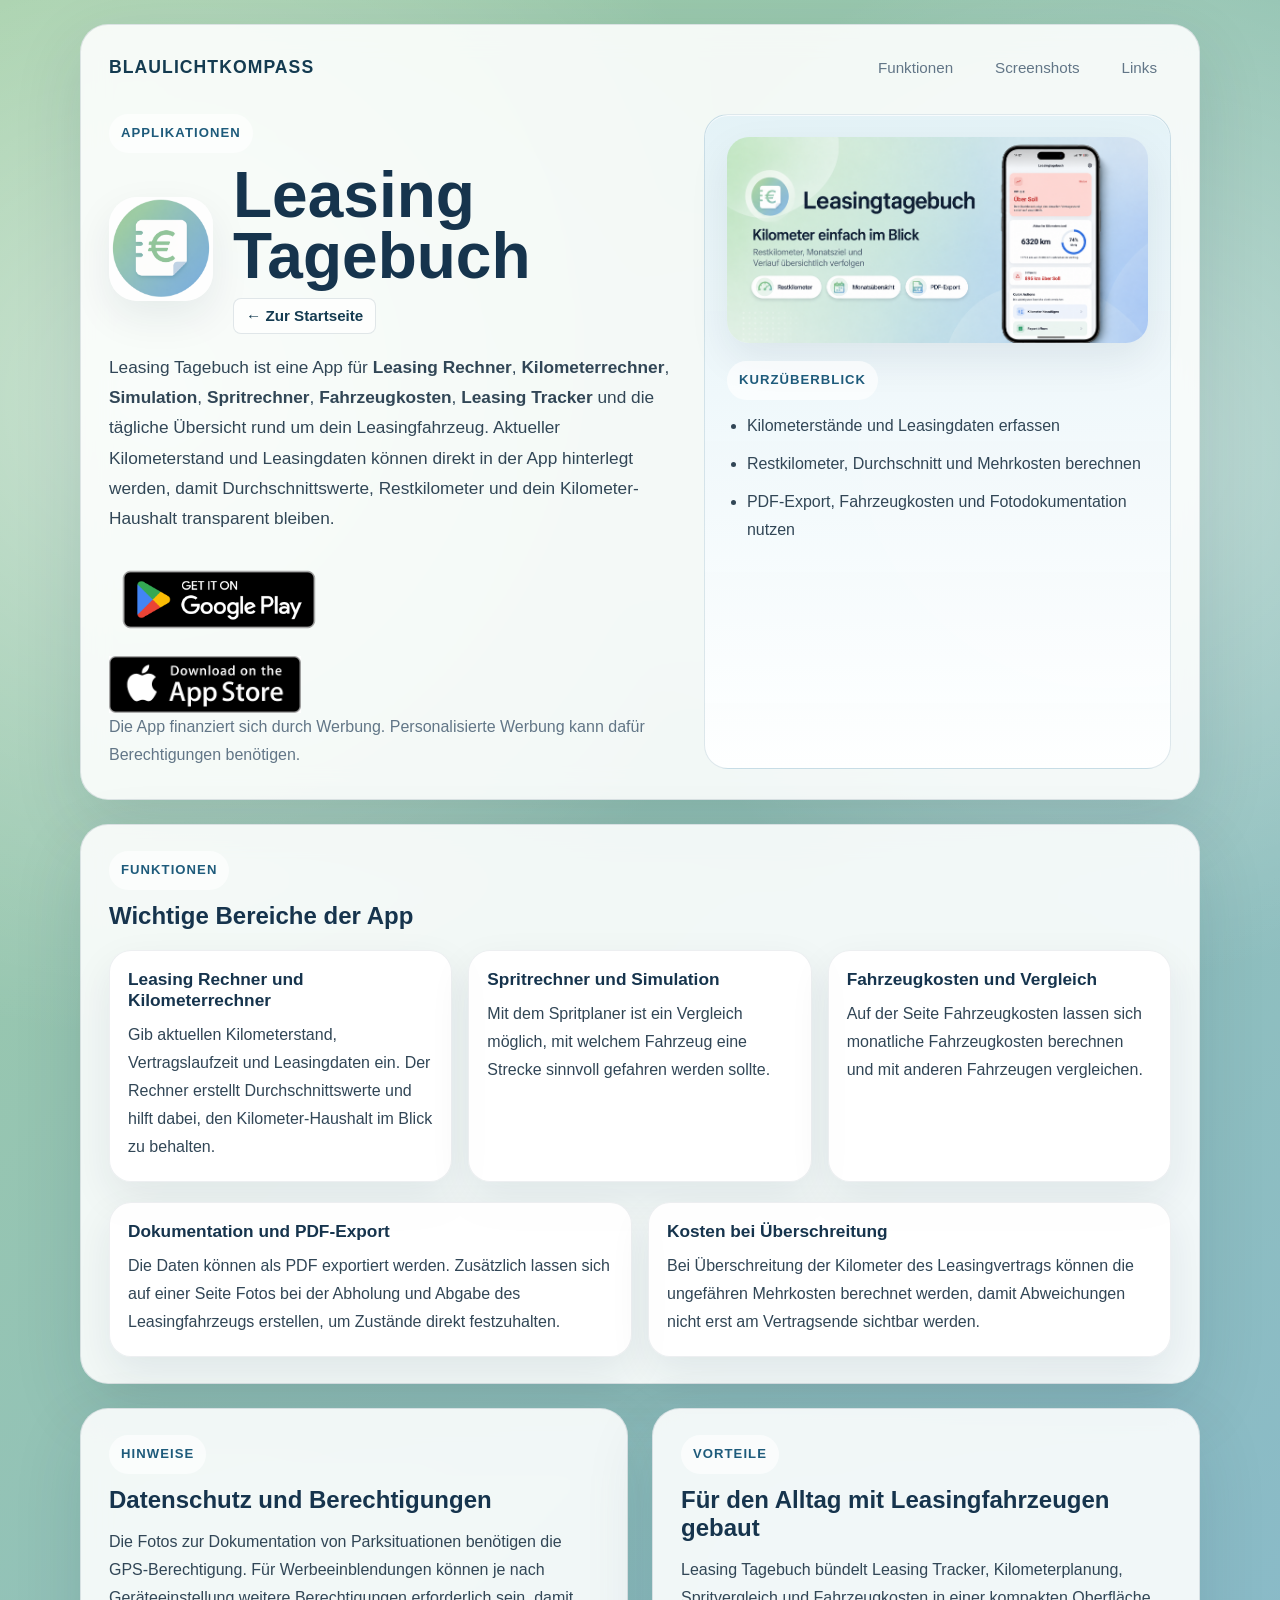
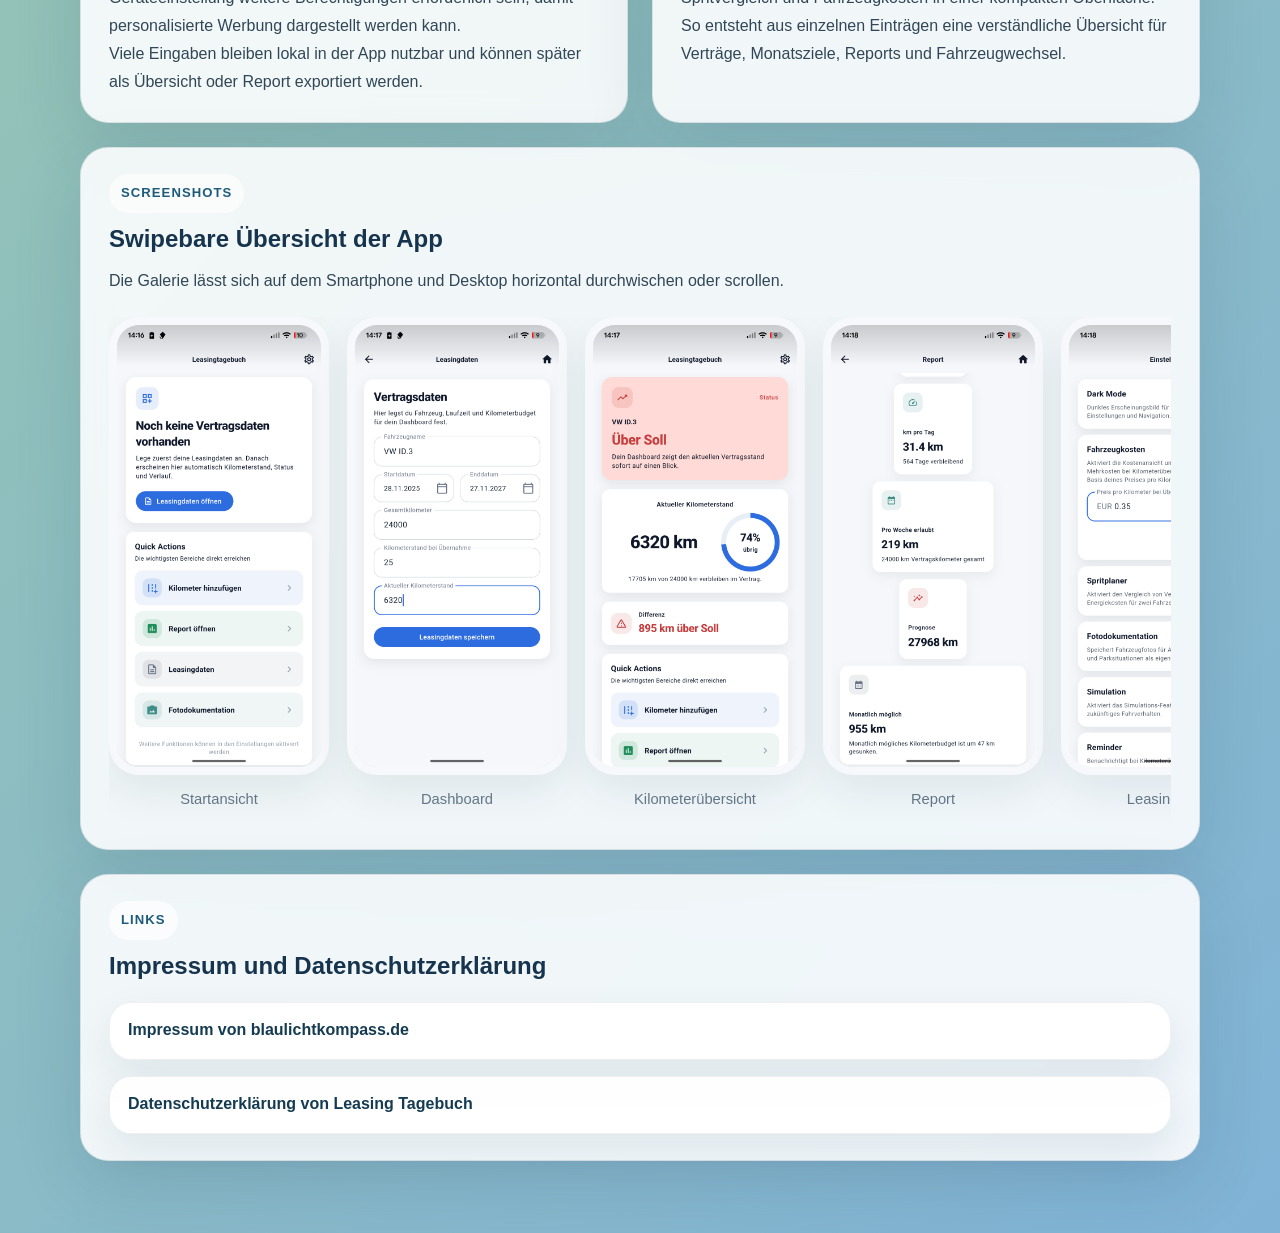
<file: applikationen/leasingtagebuch/index.html>
<!DOCTYPE html>
<html lang="de">
  <head>
    <meta charset="UTF-8" />
    <meta name="viewport" content="width=device-width, initial-scale=1.0" />
    <title>Leasing Tagebuch | Blaulichtkompass</title>
    <meta
      name="description"
      content="Leasing Tagebuch ist eine App für Leasing Rechner, Kilometerrechner, Simulation, Spritrechner, Fahrzeugkosten, Leasing Tracker und PDF-Export rund um Leasingfahrzeuge."
    />
    <link rel="icon" type="image/png" href="/favicon.png" />
    <link rel="stylesheet" href="styles.css" />
  </head>
  <body>
    <div class="page-shell">
      <header class="hero">
        <nav class="topbar" aria-label="Seitennavigation">
          <a class="brand" href="/">Blaulichtkompass</a>
          <div class="nav-links">
            <a href="#funktionen">Funktionen</a>
            <a href="#screenshots">Screenshots</a>
            <a href="#rechtliches">Links</a>
          </div>
        </nav>

        <div class="hero-grid">
          <div class="hero-copy">
            <p class="eyebrow">Applikationen</p>
            <div class="title-row">
              <img
                class="app-logo"
                src="Logo_Leasingtagebuch.png"
                alt="Logo der App Leasing Tagebuch"
              />
              <div>
                <h1>Leasing Tagebuch</h1>
                <p class="back-link-wrap">
                  <a class="back-link" href="/">← Zur Startseite</a>
                </p>
              </div>
            </div>

            <p class="intro">
              Leasing Tagebuch ist eine App für
              <strong>Leasing Rechner</strong>,
              <strong>Kilometerrechner</strong>,
              <strong>Simulation</strong>,
              <strong>Spritrechner</strong>,
              <strong>Fahrzeugkosten</strong>,
              <strong>Leasing Tracker</strong> und die tägliche Übersicht rund um
              dein Leasingfahrzeug. Aktueller Kilometerstand und Leasingdaten
              können direkt in der App hinterlegt werden, damit Durchschnittswerte,
              Restkilometer und dein Kilometer-Haushalt transparent bleiben.
            </p>

            <div class="cta-row">
              <a
                class="store-link store-link-google"
                href="https://play.google.com/store/apps/details?id=de.blaulichtkompass.leasingtagebuch"
                target="_blank"
                rel="noopener noreferrer"
              >
                <img
                  src="en_badge_web_generic.png"
                  alt="Jetzt bei Google Play"
                />
              </a>
              <a
                class="store-link store-link-apple"
                href="https://apps.apple.com/de/app/leasing-tagebuch/id6778365711"
                target="_blank"
                rel="noopener noreferrer"
              >
                <img
                  src="/applestore.png"
                  alt="Im App Store herunterladen"
                />
              </a>
            </div>

            <p class="updated">
              Die App finanziert sich durch Werbung. Personalisierte Werbung kann
              dafür Berechtigungen benötigen.
            </p>
          </div>

          <aside class="hero-panel" aria-label="Leasing Tagebuch Übersicht">
            <img
              class="intro-visual"
              src="Vorstellungsgrafik Leasingtagebuch.png"
              alt="Vorstellungsgrafik der App Leasing Tagebuch"
            />
            <p class="panel-label">Kurzüberblick</p>
            <ul class="feature-list">
              <li>Kilometerstände und Leasingdaten erfassen</li>
              <li>Restkilometer, Durchschnitt und Mehrkosten berechnen</li>
              <li>PDF-Export, Fahrzeugkosten und Fotodokumentation nutzen</li>
            </ul>
          </aside>
        </div>
      </header>

      <main class="main-grid">
        <section class="content-card section-large" id="funktionen">
          <p class="section-tag">Funktionen</p>
          <h2>Wichtige Bereiche der App</h2>
          <div class="cards">
            <article class="mini-card">
              <h3>Leasing Rechner und Kilometerrechner</h3>
              <p>
                Gib aktuellen Kilometerstand, Vertragslaufzeit und Leasingdaten
                ein. Der Rechner erstellt Durchschnittswerte und hilft dabei,
                den Kilometer-Haushalt im Blick zu behalten.
              </p>
            </article>
            <article class="mini-card">
              <h3>Spritrechner und Simulation</h3>
              <p>
                Mit dem Spritplaner ist ein Vergleich möglich, mit welchem
                Fahrzeug eine Strecke sinnvoll gefahren werden sollte.
              </p>
            </article>
            <article class="mini-card">
              <h3>Fahrzeugkosten und Vergleich</h3>
              <p>
                Auf der Seite Fahrzeugkosten lassen sich monatliche
                Fahrzeugkosten berechnen und mit anderen Fahrzeugen vergleichen.
              </p>
            </article>
          </div>
          <div class="info-grid">
            <article class="info-block">
              <h3>Dokumentation und PDF-Export</h3>
              <p>
                Die Daten können als PDF exportiert werden. Zusätzlich lassen
                sich auf einer Seite Fotos bei der Abholung und Abgabe des
                Leasingfahrzeugs erstellen, um Zustände direkt festzuhalten.
              </p>
            </article>
            <article class="info-block">
              <h3>Kosten bei Überschreitung</h3>
              <p>
                Bei Überschreitung der Kilometer des Leasingvertrags können die
                ungefähren Mehrkosten berechnet werden, damit Abweichungen nicht
                erst am Vertragsende sichtbar werden.
              </p>
            </article>
          </div>
        </section>

        <section class="content-card" id="hinweise">
          <p class="section-tag">Hinweise</p>
          <h2>Datenschutz und Berechtigungen</h2>
          <p>
            Die Fotos zur Dokumentation von Parksituationen benötigen die
            GPS-Berechtigung. Für Werbeeinblendungen können je nach
            Geräteeinstellung weitere Berechtigungen erforderlich sein, damit
            personalisierte Werbung dargestellt werden kann.
          </p>
          <p>
            Viele Eingaben bleiben lokal in der App nutzbar und können später
            als Übersicht oder Report exportiert werden.
          </p>
        </section>

        <section class="content-card" id="vorteile">
          <p class="section-tag">Vorteile</p>
          <h2>Für den Alltag mit Leasingfahrzeugen gebaut</h2>
          <p>
            Leasing Tagebuch bündelt Leasing Tracker, Kilometerplanung,
            Spritvergleich und Fahrzeugkosten in einer kompakten Oberfläche. So
            entsteht aus einzelnen Einträgen eine verständliche Übersicht für
            Verträge, Monatsziele, Reports und Fahrzeugwechsel.
          </p>
        </section>

        <section class="content-card section-large" id="screenshots">
          <p class="section-tag">Screenshots</p>
          <h2>Swipebare Übersicht der App</h2>
          <p class="gallery-copy">
            Die Galerie lässt sich auf dem Smartphone und Desktop horizontal
            durchwischen oder scrollen.
          </p>

          <div
            class="screenshot-strip"
            aria-label="Screenshots der App Leasing Tagebuch"
          >
            <article class="screenshot-card">
              <img
                class="phone-shot"
                src="Screenshots/Screenshot_20260512-141629.png"
                alt="Screenshot der Startansicht ohne hinterlegte Vertragsdaten"
              />
              <p class="shot-label">Startansicht</p>
            </article>
            <article class="screenshot-card">
              <img
                class="phone-shot"
                src="Screenshots/Screenshot_20260512-141737.png"
                alt="Screenshot einer Übersichtsansicht der App Leasing Tagebuch"
              />
              <p class="shot-label">Dashboard</p>
            </article>
            <article class="screenshot-card">
              <img
                class="phone-shot"
                src="Screenshots/Screenshot_20260512-141759.png"
                alt="Screenshot mit Kilometerübersicht der App Leasing Tagebuch"
              />
              <p class="shot-label">Kilometerübersicht</p>
            </article>
            <article class="screenshot-card">
              <img
                class="phone-shot"
                src="Screenshots/Screenshot_20260512-141815.png"
                alt="Screenshot mit Reportansicht der App Leasing Tagebuch"
              />
              <p class="shot-label">Report</p>
            </article>
            <article class="screenshot-card">
              <img
                class="phone-shot"
                src="Screenshots/Screenshot_20260512-141831.png"
                alt="Screenshot mit Leasingdaten in der App Leasing Tagebuch"
              />
              <p class="shot-label">Leasingdaten</p>
            </article>
            <article class="screenshot-card">
              <img
                class="phone-shot"
                src="Screenshots/Screenshot_20260512-141843.png"
                alt="Screenshot mit Statusübersicht der App Leasing Tagebuch"
              />
              <p class="shot-label">Status</p>
            </article>
            <article class="screenshot-card">
              <img
                class="phone-shot"
                src="Screenshots/Screenshot_20260512-141858.png"
                alt="Screenshot mit Restkilometer und Verlauf"
              />
              <p class="shot-label">Restkilometer</p>
            </article>
            <article class="screenshot-card">
              <img
                class="phone-shot"
                src="Screenshots/Screenshot_20260512-142208.png"
                alt="Screenshot mit Eingabemaske für Vertragsdaten"
              />
              <p class="shot-label">Vertragsdaten</p>
            </article>
            <article class="screenshot-card">
              <img
                class="phone-shot"
                src="Screenshots/Screenshot_20260512-142448.png"
                alt="Screenshot mit Spritplaner oder Streckenvergleich"
              />
              <p class="shot-label">Spritplaner</p>
            </article>
            <article class="screenshot-card">
              <img
                class="phone-shot"
                src="Screenshots/Screenshot_20260512-142456.png"
                alt="Screenshot einer Vergleichs- oder Simulationsansicht"
              />
              <p class="shot-label">Simulation</p>
            </article>
            <article class="screenshot-card">
              <img
                class="phone-shot"
                src="Screenshots/Screenshot_20260512-142517.png"
                alt="Screenshot einer Export- oder Auswertungsansicht"
              />
              <p class="shot-label">Auswertung</p>
            </article>
            <article class="screenshot-card">
              <img
                class="phone-shot"
                src="Screenshots/Screenshot_20260512-142620.png"
                alt="Screenshot der Fotodokumentation"
              />
              <p class="shot-label">Fotodokumentation</p>
            </article>
            <article class="screenshot-card">
              <img
                class="phone-shot"
                src="Screenshots/Screenshot_20260512-142631.png"
                alt="Screenshot einer PDF- oder Reportfunktion"
              />
              <p class="shot-label">PDF-Export</p>
            </article>
            <article class="screenshot-card">
              <img
                class="phone-shot"
                src="Screenshots/Screenshot_20260512-142648.png"
                alt="Screenshot der Seite Fahrzeugkosten"
              />
              <p class="shot-label">Fahrzeugkosten</p>
            </article>
          </div>
        </section>

        <section class="content-card section-large" id="rechtliches">
          <p class="section-tag">Links</p>
          <h2>Impressum und Datenschutzerklärung</h2>
          <div class="link-stack">
            <a
              class="link-card"
              href="https://blaulichtkompass.de/impressum"
            >
              Impressum von blaulichtkompass.de
            </a>
            <a
              class="link-card"
              href="https://blaulichtkompass.de/applikationen/leasingtagebuch/datenschutz"
            >
              Datenschutzerklärung von Leasing Tagebuch
            </a>
          </div>
        </section>
      </main>
    </div>
  </body>
</html>
</file>
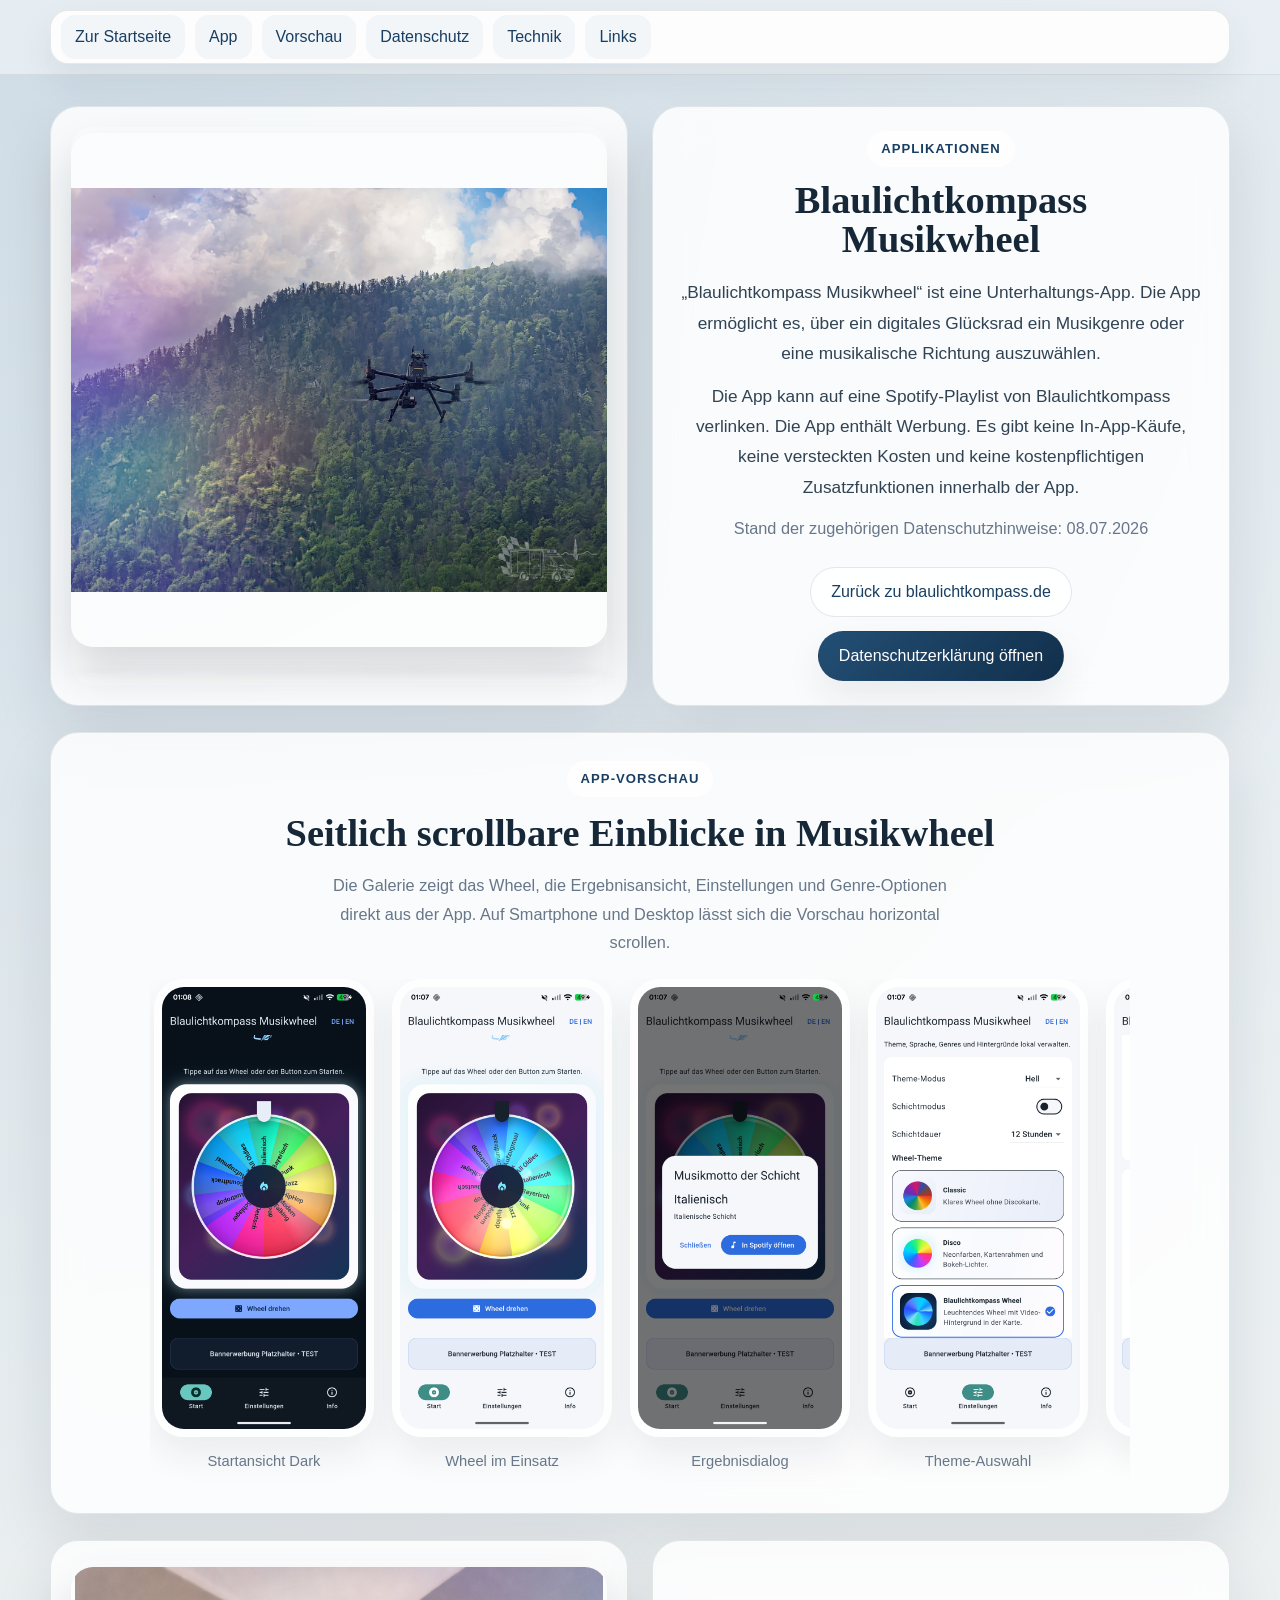
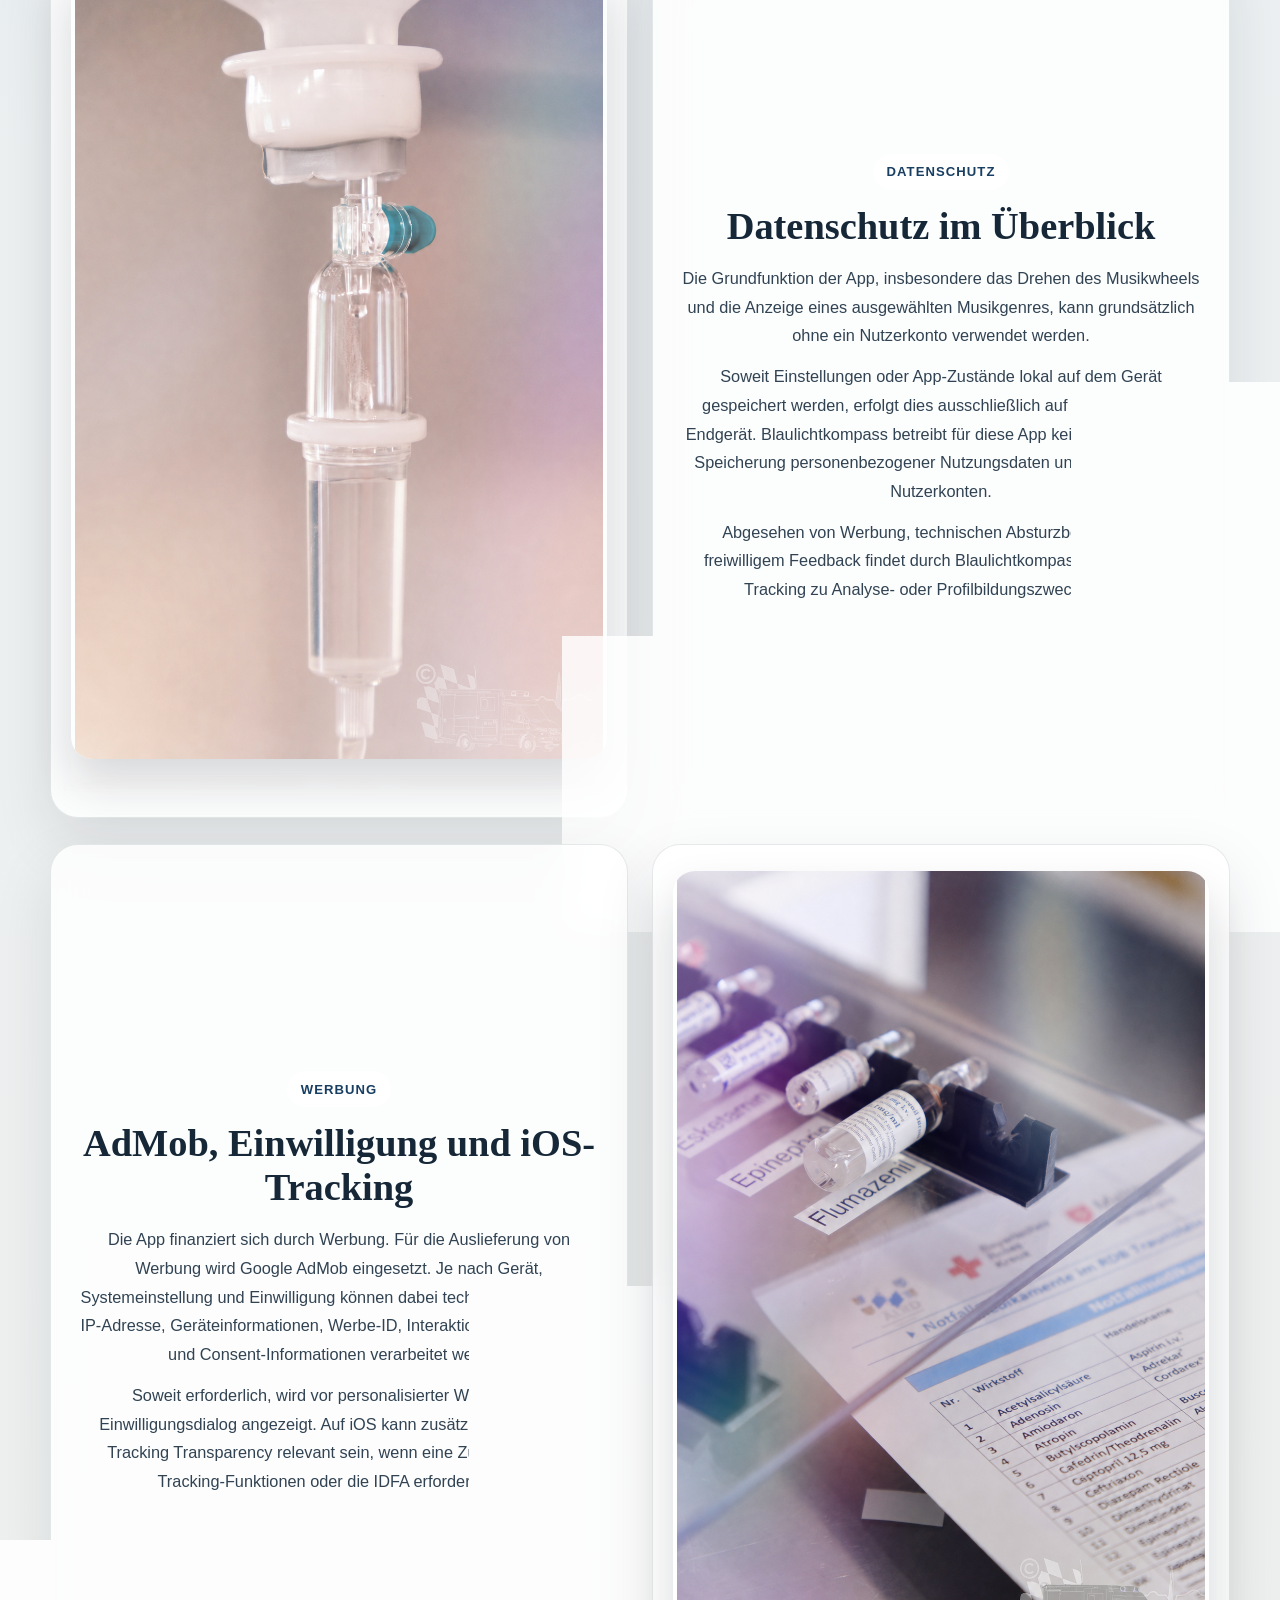
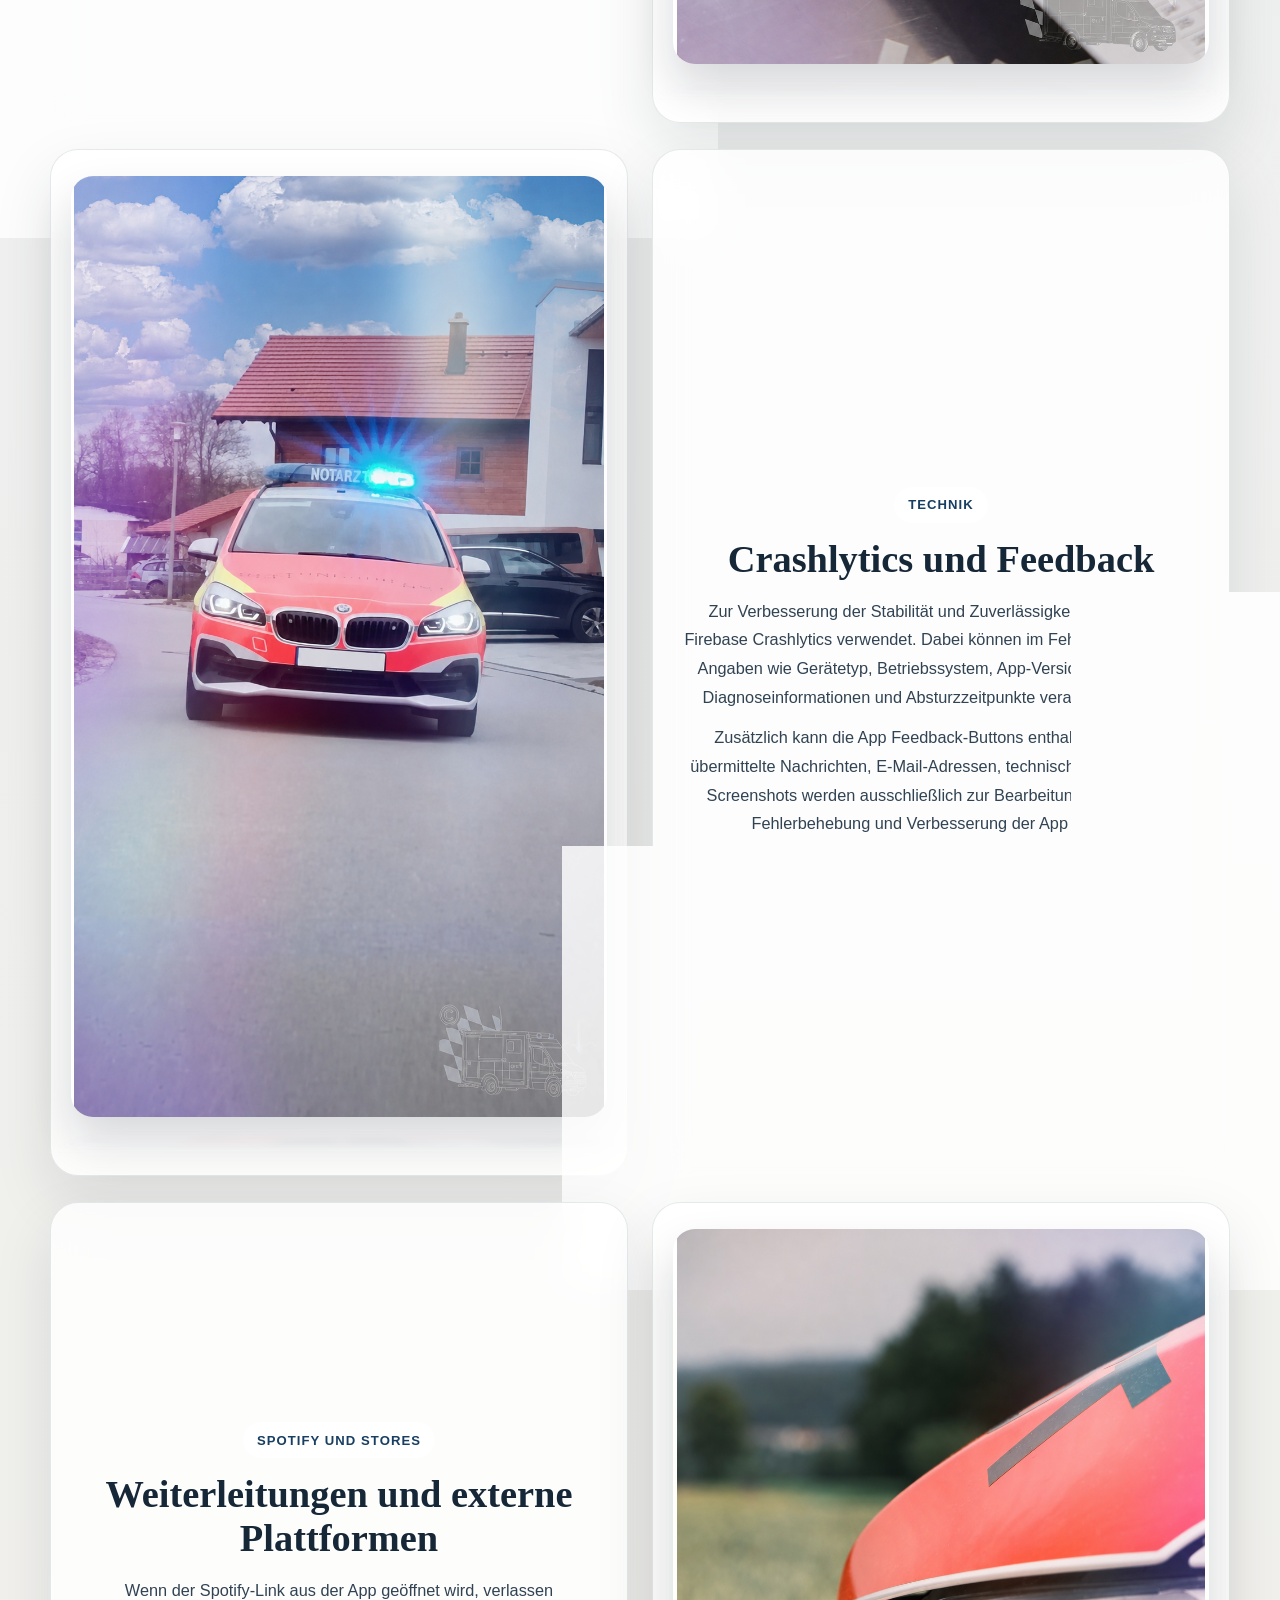
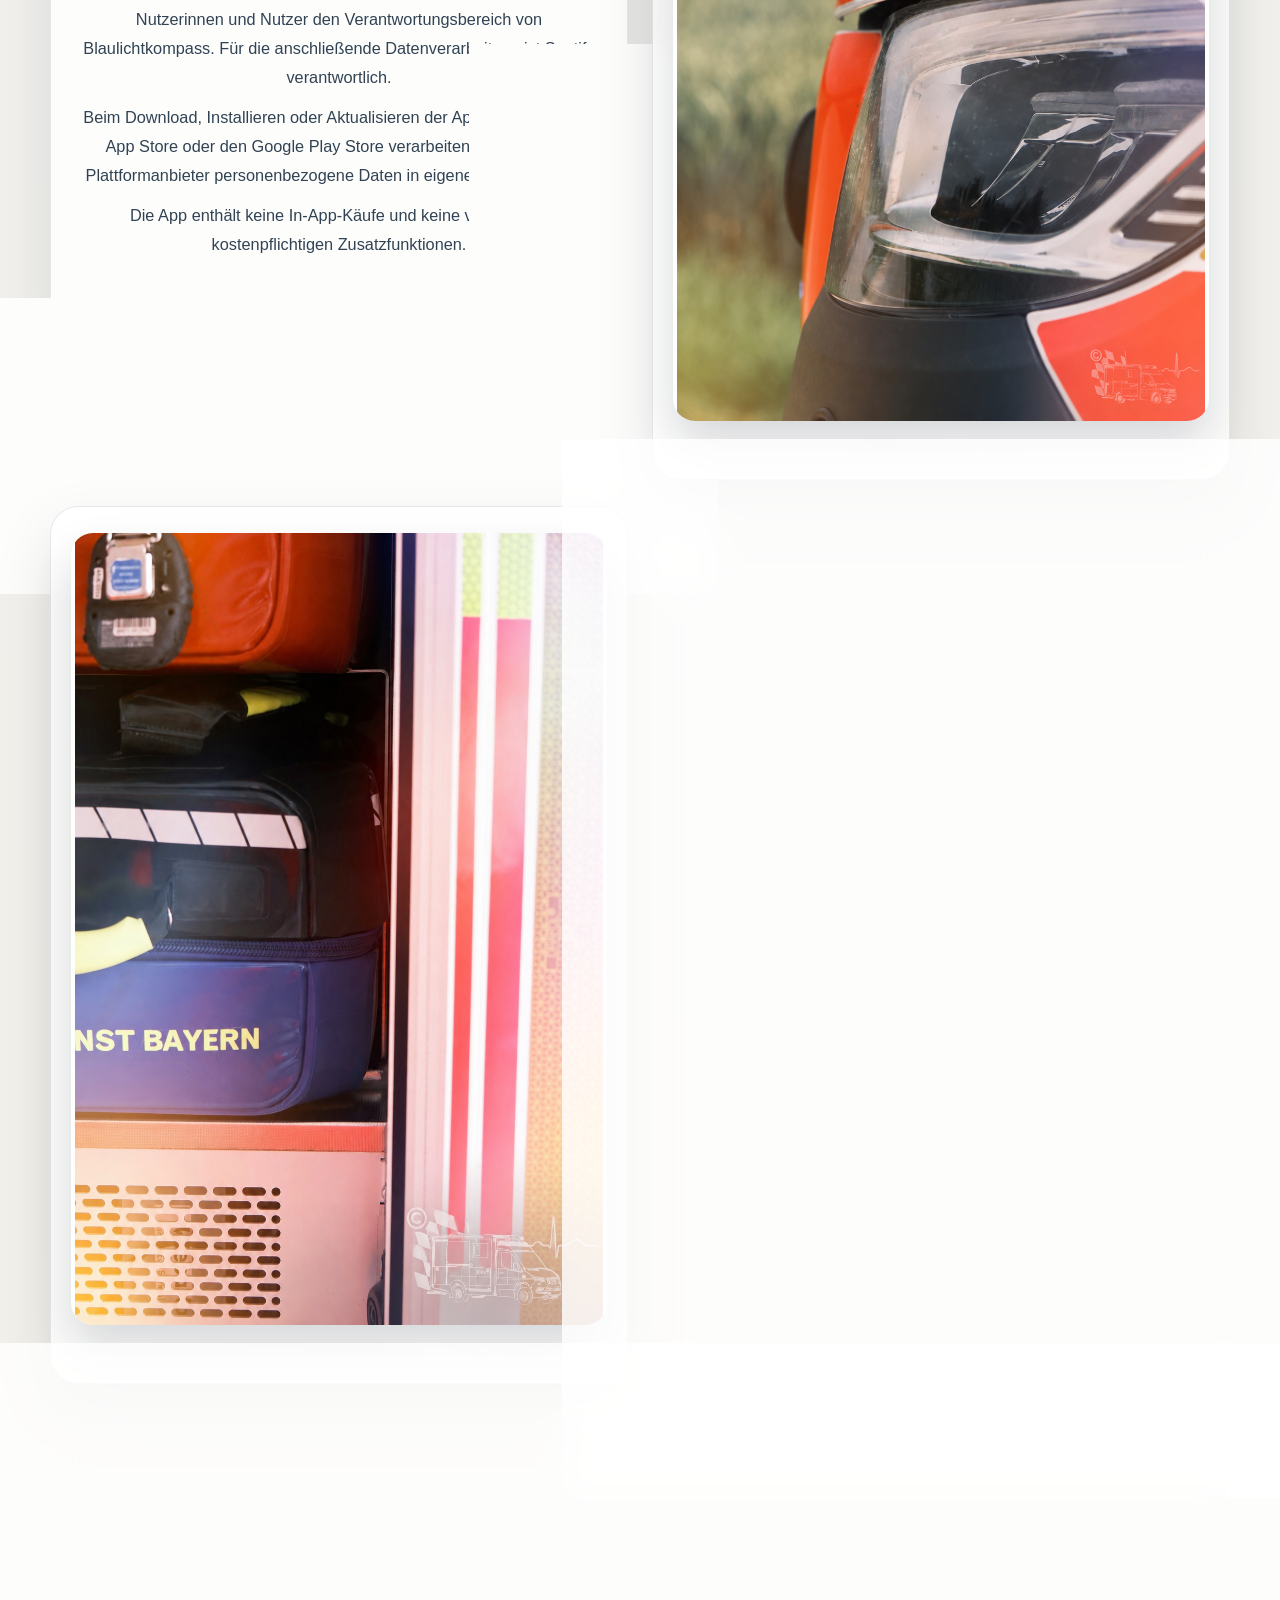
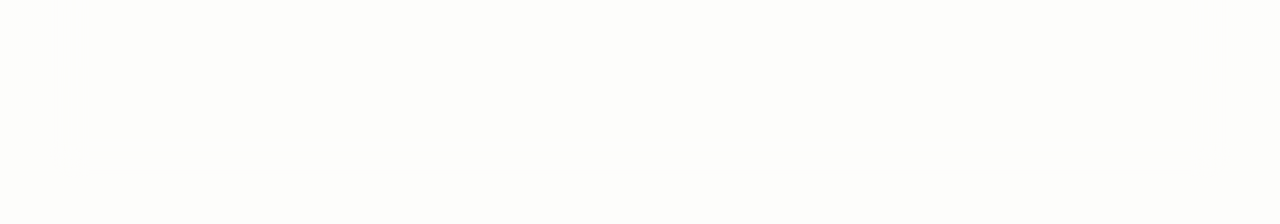
<file: applikationen/musikwheel/index.html>
<!DOCTYPE html>
<html lang="de">
<head>
  <meta charset="UTF-8">
  <meta name="viewport" content="width=device-width, initial-scale=1.0">
  <title>Blaulichtkompass 
  Musikwheel</title>
  <meta
    name="description"
    content="Blaulichtkompass Musikwheel ist eine Unterhaltungs-App mit digitalem Glücksrad, Spotify-Verlinkung, App-Vorschau und direktem Weg zur Datenschutzerklärung."
  >
  <link rel="icon" type="image/png" href="/favicon.png">
  <link rel="stylesheet" href="styles.css">
</head>
<body>
  <header class="topbar-fixed">
    <nav class="topbar-fixed-panel" aria-label="Seitennavigation">
      <a href="/">Zur Startseite</a>
      <a href="#app">App</a>
      <a href="#screenshots">Vorschau</a>
      <a href="#datenschutz">Datenschutz</a>
      <a href="#technik">Technik</a>
      <a href="#links">Links</a>
    </nav>
  </header>

  <div class="page-shell">
    <section class="story-row hero-row" id="app">
      <article class="story-media content-card">
        <div class="story-media-inner media-tile">
          <img src="/assets/Websitelogo_drone.png" alt="Drohnenmotiv im Stil von Blaulichtkompass">
          <div class="media-reflection" aria-hidden="true">
            <img src="/assets/Websitelogo_drone.png" alt="">
          </div>
        </div>
      </article>
      <article class="story-copy content-card hero-copy-card">
        <div class="story-copy-inner">
          <p class="eyebrow">Applikationen</p>
          <h1>Blaulichtkompass<br>Musikwheel</h1>
          <p class="intro">
            „Blaulichtkompass Musikwheel“ ist eine Unterhaltungs-App. Die App ermöglicht es,
            über ein digitales Glücksrad ein Musikgenre oder eine musikalische Richtung
            auszuwählen.
          </p>
          <p class="intro">
            Die App kann auf eine Spotify-Playlist von Blaulichtkompass verlinken. Die App
            enthält Werbung. Es gibt keine In-App-Käufe, keine versteckten Kosten und keine
            kostenpflichtigen Zusatzfunktionen innerhalb der App.
          </p>
          <p class="updated">Stand der zugehörigen Datenschutzhinweise: 08.07.2026</p>

          <div class="button-row">
            <a class="button button-secondary" href="/">Zurück zu blaulichtkompass.de</a>
            <a class="button button-primary" href="/applikationen/musikwheel/datenschutz/">Datenschutzerklärung öffnen</a>
          </div>
        </div>
      </article>
    </section>

    <main class="page-flow">
      <section class="showcase content-card" id="screenshots">
        <p class="section-tag">App-Vorschau</p>
        <h2>Seitlich scrollbare Einblicke in Musikwheel</h2>
        <p class="section-copy">
          Die Galerie zeigt das Wheel, die Ergebnisansicht, Einstellungen und Genre-Optionen
          direkt aus der App. Auf Smartphone und Desktop lässt sich die Vorschau horizontal
          scrollen.
        </p>

        <div class="screenshot-strip-wrap">
          <div class="screenshot-strip" aria-label="Screenshots der App Blaulichtkompass Musikwheel">
            <article class="screenshot-card">
              <img class="phone-shot" src="/applikationen/musikwheel/screenshots/Screenshot_20260709-010839.png" alt="Screenshot der Startansicht von Blaulichtkompass Musikwheel im dunklen Design">
              <p class="shot-label">Startansicht Dark</p>
            </article>
            <article class="screenshot-card">
              <img class="phone-shot" src="/applikationen/musikwheel/screenshots/Screenshot_20260709-010741.png" alt="Screenshot des Musik-Wheels von Blaulichtkompass Musikwheel im hellen Design">
              <p class="shot-label">Wheel im Einsatz</p>
            </article>
            <article class="screenshot-card">
              <img class="phone-shot" src="/applikationen/musikwheel/screenshots/Screenshot_20260709-010754.png" alt="Screenshot der Ergebnisansicht mit Spotify-Öffnen in Blaulichtkompass Musikwheel">
              <p class="shot-label">Ergebnisdialog</p>
            </article>
            <article class="screenshot-card">
              <img class="phone-shot" src="/applikationen/musikwheel/screenshots/Screenshot_20260709-010731.png" alt="Screenshot der Theme- und Einstellungsansicht der App Musikwheel">
              <p class="shot-label">Theme-Auswahl</p>
            </article>
            <article class="screenshot-card">
              <img class="phone-shot" src="/applikationen/musikwheel/screenshots/Screenshot_20260709-010722.png" alt="Screenshot der Genre-Einstellungen von Blaulichtkompass Musikwheel">
              <p class="shot-label">Genre-Einstellungen</p>
            </article>
            <article class="screenshot-card">
              <img class="phone-shot" src="/applikationen/musikwheel/screenshots/Screenshot_20260709-010806.png" alt="Screenshot einer geöffneten Spotify-Playlist nach Auswahl eines Musikwheel-Ergebnisses">
              <p class="shot-label">Spotify-Weiterleitung</p>
            </article>
          </div>
        </div>
      </section>

      <section class="story-flow" id="datenschutz">
        <div class="story-row">
          <article class="story-media content-card">
            <div class="story-media-inner media-tile">
              <img src="/assets/Websitelogo_infusion.png" alt="Infusionsmotiv im Stil von Blaulichtkompass">
              <div class="media-reflection" aria-hidden="true">
                <img src="/assets/Websitelogo_infusion.png" alt="">
              </div>
            </div>
          </article>
          <article class="story-copy content-card info-panel">
            <div class="story-copy-inner">
              <p class="section-tag">Datenschutz</p>
              <h2>Datenschutz im Überblick</h2>
              <p>
                Die Grundfunktion der App, insbesondere das Drehen des Musikwheels und die Anzeige
                eines ausgewählten Musikgenres, kann grundsätzlich ohne ein Nutzerkonto verwendet werden.
              </p>
              <p>
                Soweit Einstellungen oder App-Zustände lokal auf dem Gerät gespeichert werden, erfolgt
                dies ausschließlich auf dem jeweiligen Endgerät. Blaulichtkompass betreibt für diese App
                keine eigene Cloud-Speicherung personenbezogener Nutzungsdaten und keine eigenen
                Nutzerkonten.
              </p>
              <p>
                Abgesehen von Werbung, technischen Absturzberichten und freiwilligem Feedback findet
                durch Blaulichtkompass kein eigenes Tracking zu Analyse- oder Profilbildungszwecken statt.
              </p>
            </div>
          </article>
        </div>

        <div class="story-row story-row-reverse">
          <article class="story-media content-card">
            <div class="story-media-inner media-tile">
              <img src="/assets/Websitelogo_medi.png" alt="Medizinmotiv im Stil von Blaulichtkompass">
              <div class="media-reflection" aria-hidden="true">
                <img src="/assets/Websitelogo_medi.png" alt="">
              </div>
            </div>
          </article>
          <article class="story-copy content-card info-panel">
            <div class="story-copy-inner">
              <p class="section-tag">Werbung</p>
              <h2>AdMob, Einwilligung und iOS-Tracking</h2>
              <p>
                Die App finanziert sich durch Werbung. Für die Auslieferung von Werbung wird Google
                AdMob eingesetzt. Je nach Gerät, Systemeinstellung und Einwilligung können dabei
                technische Daten wie IP-Adresse, Geräteinformationen, Werbe-ID, Interaktionen mit
                Werbung und Consent-Informationen verarbeitet werden.
              </p>
              <p>
                Soweit erforderlich, wird vor personalisierter Werbung ein Einwilligungsdialog
                angezeigt. Auf iOS kann zusätzlich Apples App Tracking Transparency relevant sein,
                wenn eine Zustimmung für Tracking-Funktionen oder die IDFA erforderlich ist.
              </p>
            </div>
          </article>
        </div>

        <div class="story-row" id="technik">
          <article class="story-media content-card">
            <div class="story-media-inner media-tile">
              <img src="/assets/Websitelogo_nef.png" alt="NEF-Motiv im Stil von Blaulichtkompass">
              <div class="media-reflection" aria-hidden="true">
                <img src="/assets/Websitelogo_nef.png" alt="">
              </div>
            </div>
          </article>
          <article class="story-copy content-card info-panel">
            <div class="story-copy-inner">
              <p class="section-tag">Technik</p>
              <h2>Crashlytics und Feedback</h2>
              <p>
                Zur Verbesserung der Stabilität und Zuverlässigkeit der App wird Firebase Crashlytics
                verwendet. Dabei können im Fehlerfall technische Angaben wie Gerätetyp, Betriebssystem,
                App-Version, Stacktraces, Diagnoseinformationen und Absturzzeitpunkte verarbeitet werden.
              </p>
              <p>
                Zusätzlich kann die App Feedback-Buttons enthalten. Freiwillig übermittelte Nachrichten,
                E-Mail-Adressen, technische Hinweise oder Screenshots werden ausschließlich zur
                Bearbeitung der Anfrage, Fehlerbehebung und Verbesserung der App genutzt.
              </p>
            </div>
          </article>
        </div>

        <div class="story-row story-row-reverse">
          <article class="story-media content-card">
            <div class="story-media-inner media-tile">
              <img src="/assets/Websitelogo_rtw1.png" alt="RTW-Motiv im Stil von Blaulichtkompass">
              <div class="media-reflection" aria-hidden="true">
                <img src="/assets/Websitelogo_rtw1.png" alt="">
              </div>
            </div>
          </article>
          <article class="story-copy content-card info-panel">
            <div class="story-copy-inner">
              <p class="section-tag">Spotify und Stores</p>
              <h2>Weiterleitungen und externe Plattformen</h2>
              <p>
                Wenn der Spotify-Link aus der App geöffnet wird, verlassen Nutzerinnen und Nutzer den
                Verantwortungsbereich von Blaulichtkompass. Für die anschließende Datenverarbeitung ist
                Spotify verantwortlich.
              </p>
              <p>
                Beim Download, Installieren oder Aktualisieren der App über den Apple App Store oder
                den Google Play Store verarbeiten die jeweiligen Plattformanbieter personenbezogene Daten
                in eigener Verantwortung.
              </p>
              <p>
                Die App enthält keine In-App-Käufe und keine versteckten kostenpflichtigen
                Zusatzfunktionen.
              </p>
            </div>
          </article>
        </div>

        <div class="story-row">
          <article class="story-media content-card">
            <div class="story-media-inner media-tile">
              <img src="/assets/Websitelogo_rucksack.png" alt="Rucksackmotiv im Stil von Blaulichtkompass">
              <div class="media-reflection" aria-hidden="true">
                <img src="/assets/Websitelogo_rucksack.png" alt="">
              </div>
            </div>
          </article>
          <article class="story-copy content-card info-panel">
            <div class="story-copy-inner">
              <p class="section-tag">Musikwheel</p>
              <h2>Leicht, direkt und für den schnellen Einsatz gebaut</h2>
              <p>
                Musikwheel verbindet eine einfache Auswahl per Glücksrad mit lokal verwalteten
                Einstellungen, auswählbaren Themes und optionaler Spotify-Weiterleitung. Damit bleibt
                die App bewusst kompakt, klar bedienbar und schnell erreichbar.
              </p>
              <div class="button-row">
                <a class="button button-secondary" href="/">Zurück zur Startseite</a>
                <a class="button button-primary" href="/applikationen/musikwheel/datenschutz/">Datenschutzseite der App</a>
              </div>
            </div>
          </article>
        </div>
      </section>

      <section class="content-card full-width-card" id="links">
        <div class="story-copy-inner">
          <p class="section-tag">Links</p>
          <h2>Direkte Wege</h2>
          <div class="link-stack">
            <a class="link-card" href="/">Zurück zu blaulichtkompass.de</a>
            <a class="link-card" href="/applikationen/musikwheel/datenschutz/">Datenschutzerklärung von Blaulichtkompass Musikwheel</a>
            <a class="link-card" href="/impressum/">Impressum von blaulichtkompass.de</a>
          </div>
        </div>
      </section>
    </main>
  </div>
</body>
</html>
</file>
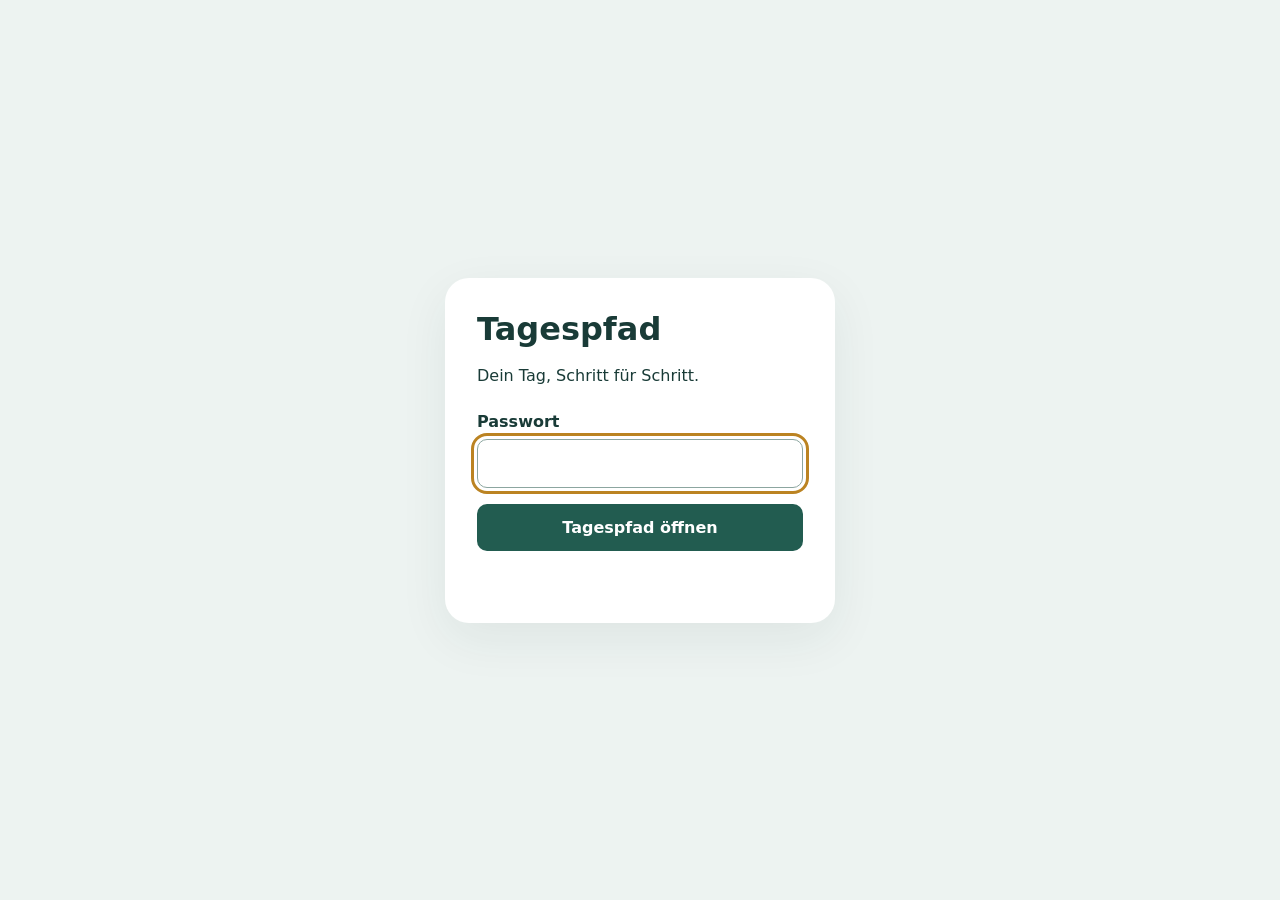
<file: applikationen/tagespfad/index.html>
<!doctype html>
<html lang="de">
<head>
  <meta charset="utf-8">
  <meta name="viewport" content="width=device-width, initial-scale=1">
  <meta name="robots" content="noindex, nofollow">
  <title>Tagespfad</title>
  <link rel="icon" type="image/png" href="/favicon.png">
  <style>
    * { box-sizing: border-box; }
    body { margin: 0; background: #edf3f1; color: #193b37; font-family: system-ui, sans-serif; }
    main { min-height: 100dvh; display: grid; place-items: center; padding: 24px; }
    form { width: min(100%, 390px); padding: 32px; background: white; border-radius: 24px; box-shadow: 0 16px 50px #193b3712; }
    h1 { margin: 0 0 8px; } p { line-height: 1.5; }
    label { display: block; margin: 24px 0 8px; font-weight: 600; }
    input, button { width: 100%; padding: 14px; border-radius: 10px; font: inherit; }
    input { border: 1px solid #8ca6a0; } button { border: 0; margin-top: 16px; background: #225c50; color: white; cursor: pointer; font-weight: 600; }
    button:disabled { opacity: .6; cursor: wait; } :focus-visible { outline: 3px solid #bb8322; outline-offset: 3px; }
    #status { min-height: 24px; margin-bottom: 0; } iframe { width: 100%; height: 100dvh; border: 0; display: block; }
    [hidden] { display: none !important; }
  </style>
</head>
<body>
  <main id="login">
    <form id="form">
      <h1>Tagespfad</h1>
      <p>Dein Tag, Schritt für Schritt.</p>
      <label for="password">Passwort</label>
      <input id="password" type="password" autocomplete="current-password" required autofocus>
      <button id="submit" type="submit">Tagespfad öffnen</button>
      <p id="status" role="status" aria-live="polite"></p>
      <noscript>Bitte aktiviere JavaScript, um Tagespfad zu öffnen.</noscript>
    </form>
  </main>
  <iframe id="app" title="Tagespfad Webapp" hidden allow="clipboard-read; clipboard-write; fullscreen" allowfullscreen></iframe>
  <script src="login.js"></script>
</body>
</html>
</file>
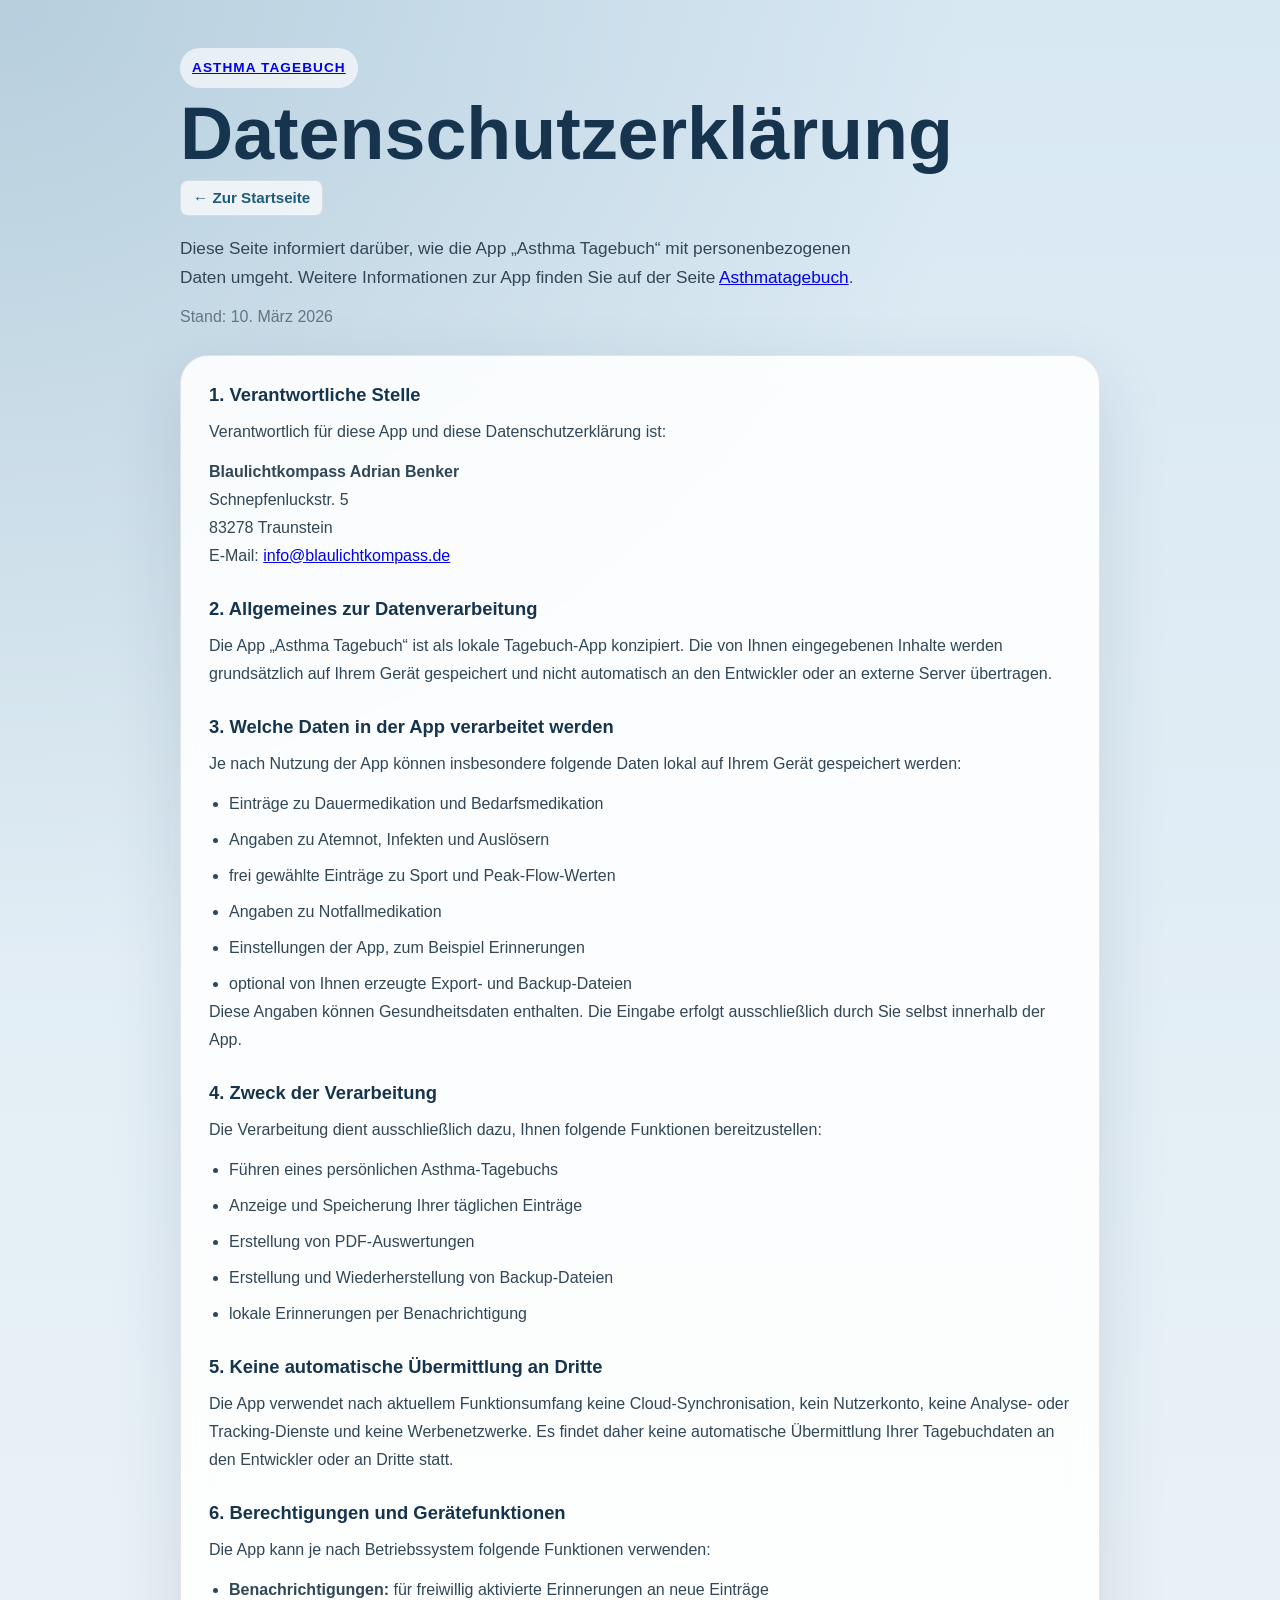
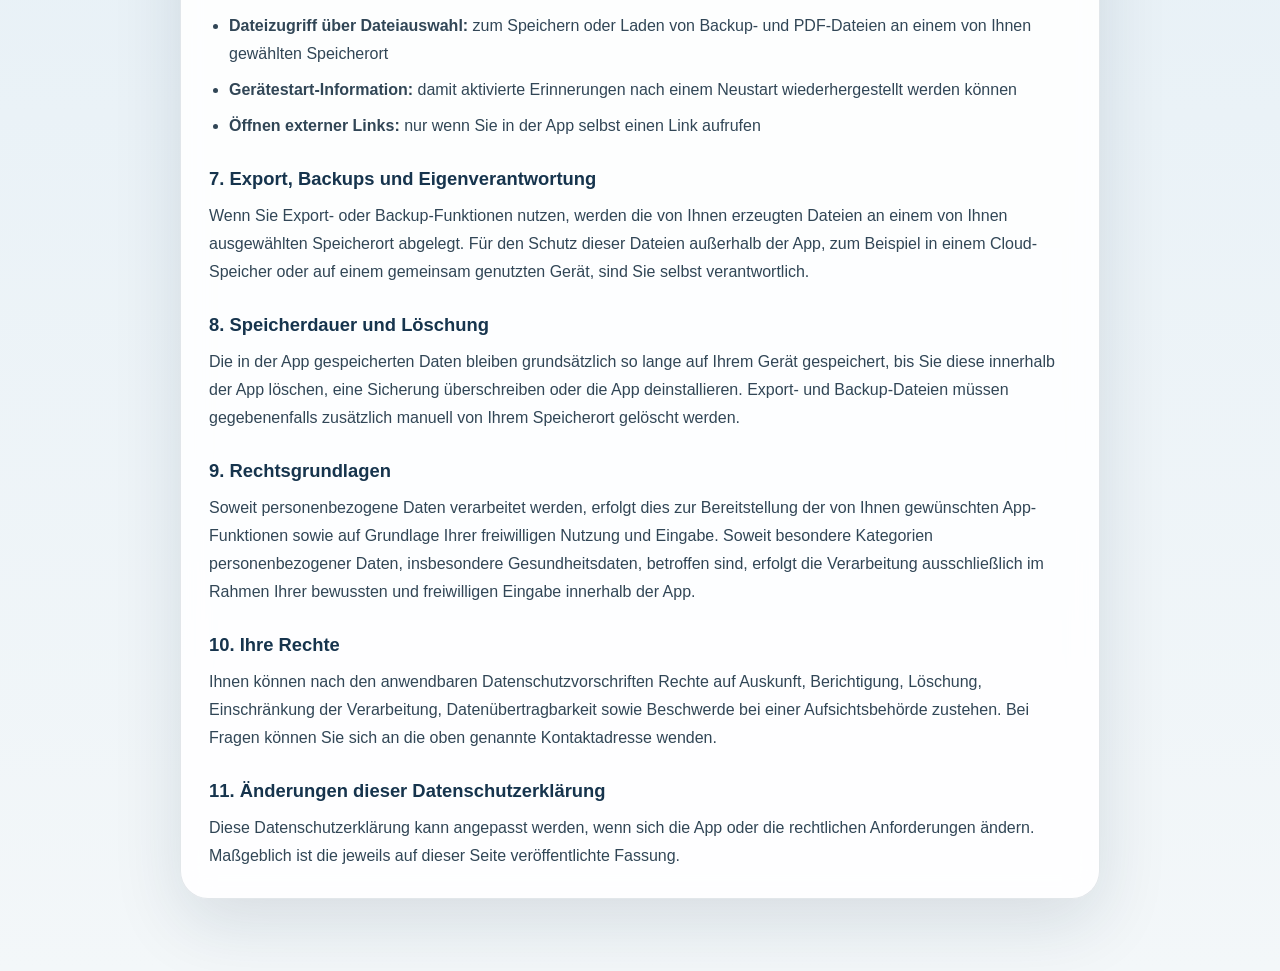
<file: applikationen/asthmatagebuch/datenschutz/index.html>
<!DOCTYPE html>
<html lang="de">
  <head>
    <meta charset="UTF-8" />
    <meta name="viewport" content="width=device-width, initial-scale=1.0" />
    <title>Datenschutzerklärung | Asthma Tagebuch</title>
    <meta
      name="description"
      content="Datenschutzerklärung der App Asthma Tagebuch."
    />
    <link rel="stylesheet" href="styles.css" />
  </head>
  <body>
    <div class="page-shell">
      <header class="hero">
        <p class="eyebrow"><a href="https://blaulichtkompass.de/applikationen/asthmatagebuch">Asthma Tagebuch</a></p>
        <h1>Datenschutzerklärung</h1>
        <p class="back-link-wrap"><a class="back-link" href="/">← Zur Startseite</a></p>
        <p class="intro">
          Diese Seite informiert darüber, wie die App „Asthma Tagebuch“ mit
          personenbezogenen Daten umgeht. Weitere Informationen zur App finden Sie auf
          der Seite <a href="/applikationen/asthmatagebuch/">Asthmatagebuch</a>.
        </p>
        <p class="updated">Stand: 10. März 2026</p>
      </header>

      <main class="content-card">
        <section>
          <h2>1. Verantwortliche Stelle</h2>
          <p>
            Verantwortlich für diese App und diese Datenschutzerklärung ist:
          </p>
          <p>
            <strong>Blaulichtkompass
            Adrian Benker</strong><br />
            Schnepfenluckstr. 5<br />
            83278 Traunstein<br />
            E-Mail:
            <a href="mailto:info@blaulichtkompass.de">info@blaulichtkompass.de</a>
          </p>
        </section>

        <section>
          <h2>2. Allgemeines zur Datenverarbeitung</h2>
          <p>
            Die App „Asthma Tagebuch“ ist als lokale Tagebuch-App konzipiert.
            Die von Ihnen eingegebenen Inhalte werden grundsätzlich auf Ihrem
            Gerät gespeichert und nicht automatisch an den Entwickler oder an
            externe Server übertragen.
          </p>
        </section>

        <section>
          <h2>3. Welche Daten in der App verarbeitet werden</h2>
          <p>Je nach Nutzung der App können insbesondere folgende Daten lokal auf Ihrem Gerät gespeichert werden:</p>
          <ul>
            <li>Einträge zu Dauermedikation und Bedarfsmedikation</li>
            <li>Angaben zu Atemnot, Infekten und Auslösern</li>
            <li>frei gewählte Einträge zu Sport und Peak-Flow-Werten</li>
            <li>Angaben zu Notfallmedikation</li>
            <li>Einstellungen der App, zum Beispiel Erinnerungen</li>
            <li>optional von Ihnen erzeugte Export- und Backup-Dateien</li>
          </ul>
          <p>
            Diese Angaben können Gesundheitsdaten enthalten. Die Eingabe erfolgt
            ausschließlich durch Sie selbst innerhalb der App.
          </p>
        </section>

        <section>
          <h2>4. Zweck der Verarbeitung</h2>
          <p>Die Verarbeitung dient ausschließlich dazu, Ihnen folgende Funktionen bereitzustellen:</p>
          <ul>
            <li>Führen eines persönlichen Asthma-Tagebuchs</li>
            <li>Anzeige und Speicherung Ihrer täglichen Einträge</li>
            <li>Erstellung von PDF-Auswertungen</li>
            <li>Erstellung und Wiederherstellung von Backup-Dateien</li>
            <li>lokale Erinnerungen per Benachrichtigung</li>
          </ul>
        </section>

        <section>
          <h2>5. Keine automatische Übermittlung an Dritte</h2>
          <p>
            Die App verwendet nach aktuellem Funktionsumfang keine
            Cloud-Synchronisation, kein Nutzerkonto, keine Analyse- oder
            Tracking-Dienste und keine Werbenetzwerke. Es findet daher keine
            automatische Übermittlung Ihrer Tagebuchdaten an den Entwickler oder
            an Dritte statt.
          </p>
        </section>

        <section>
          <h2>6. Berechtigungen und Gerätefunktionen</h2>
          <p>Die App kann je nach Betriebssystem folgende Funktionen verwenden:</p>
          <ul>
            <li>
              <strong>Benachrichtigungen:</strong> für freiwillig aktivierte
              Erinnerungen an neue Einträge
            </li>
            <li>
              <strong>Dateizugriff über Dateiauswahl:</strong> zum Speichern
              oder Laden von Backup- und PDF-Dateien an einem von Ihnen
              gewählten Speicherort
            </li>
            <li>
              <strong>Gerätestart-Information:</strong> damit aktivierte
              Erinnerungen nach einem Neustart wiederhergestellt werden können
            </li>
            <li>
              <strong>Öffnen externer Links:</strong> nur wenn Sie in der App
              selbst einen Link aufrufen
            </li>
          </ul>
        </section>

        <section>
          <h2>7. Export, Backups und Eigenverantwortung</h2>
          <p>
            Wenn Sie Export- oder Backup-Funktionen nutzen, werden die von Ihnen
            erzeugten Dateien an einem von Ihnen ausgewählten Speicherort
            abgelegt. Für den Schutz dieser Dateien außerhalb der App, zum
            Beispiel in einem Cloud-Speicher oder auf einem gemeinsam genutzten
            Gerät, sind Sie selbst verantwortlich.
          </p>
        </section>

        <section>
          <h2>8. Speicherdauer und Löschung</h2>
          <p>
            Die in der App gespeicherten Daten bleiben grundsätzlich so lange auf
            Ihrem Gerät gespeichert, bis Sie diese innerhalb der App löschen,
            eine Sicherung überschreiben oder die App deinstallieren. Export- und
            Backup-Dateien müssen gegebenenfalls zusätzlich manuell von Ihrem
            Speicherort gelöscht werden.
          </p>
        </section>

        <section>
          <h2>9. Rechtsgrundlagen</h2>
          <p>
            Soweit personenbezogene Daten verarbeitet werden, erfolgt dies zur
            Bereitstellung der von Ihnen gewünschten App-Funktionen sowie auf
            Grundlage Ihrer freiwilligen Nutzung und Eingabe. Soweit besondere
            Kategorien personenbezogener Daten, insbesondere Gesundheitsdaten,
            betroffen sind, erfolgt die Verarbeitung ausschließlich im Rahmen
            Ihrer bewussten und freiwilligen Eingabe innerhalb der App.
          </p>
        </section>

        <section>
          <h2>10. Ihre Rechte</h2>
          <p>
            Ihnen können nach den anwendbaren Datenschutzvorschriften Rechte auf
            Auskunft, Berichtigung, Löschung, Einschränkung der Verarbeitung,
            Datenübertragbarkeit sowie Beschwerde bei einer Aufsichtsbehörde
            zustehen. Bei Fragen können Sie sich an die oben genannte
            Kontaktadresse wenden.
          </p>
        </section>

        <section>
          <h2>11. Änderungen dieser Datenschutzerklärung</h2>
          <p>
            Diese Datenschutzerklärung kann angepasst werden, wenn sich die App
            oder die rechtlichen Anforderungen ändern. Maßgeblich ist die jeweils
            auf dieser Seite veröffentlichte Fassung.
          </p>
        </section>
      </main>
    </div>
  </body>
</html>
</file>
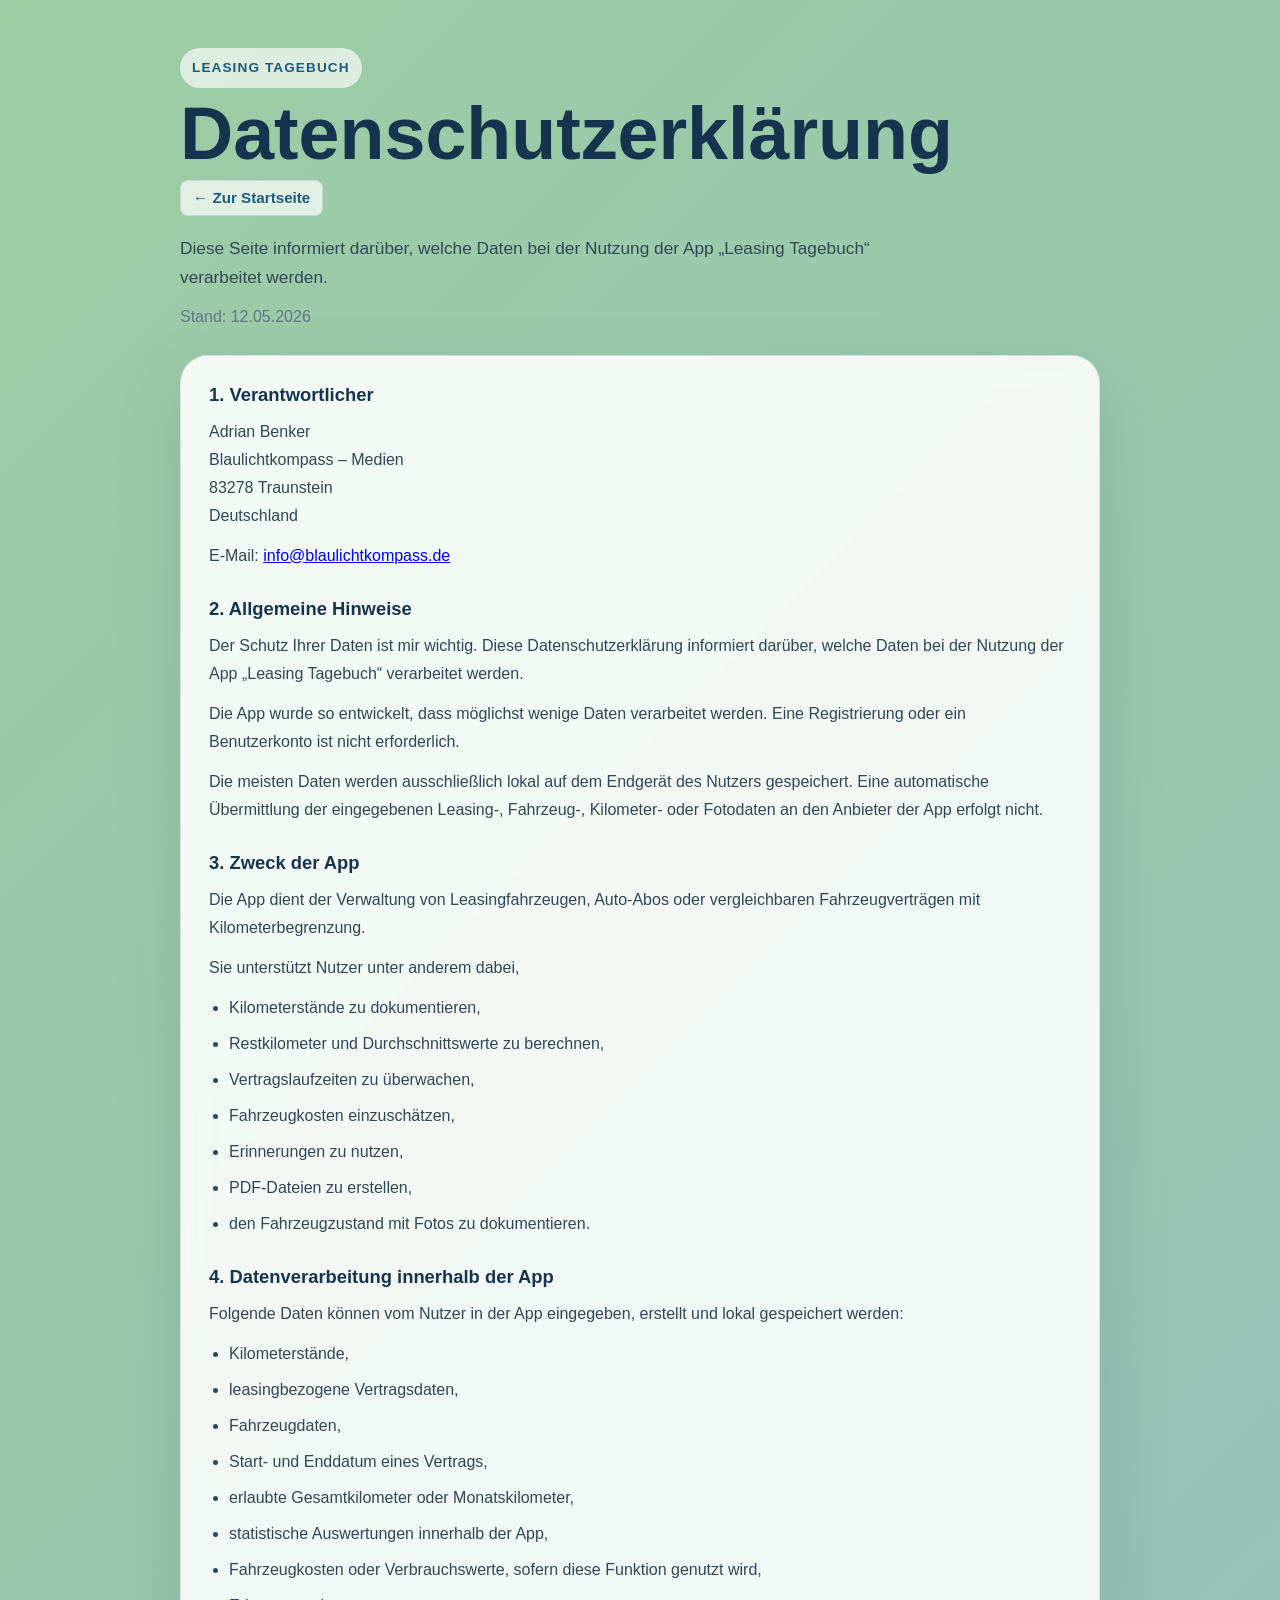
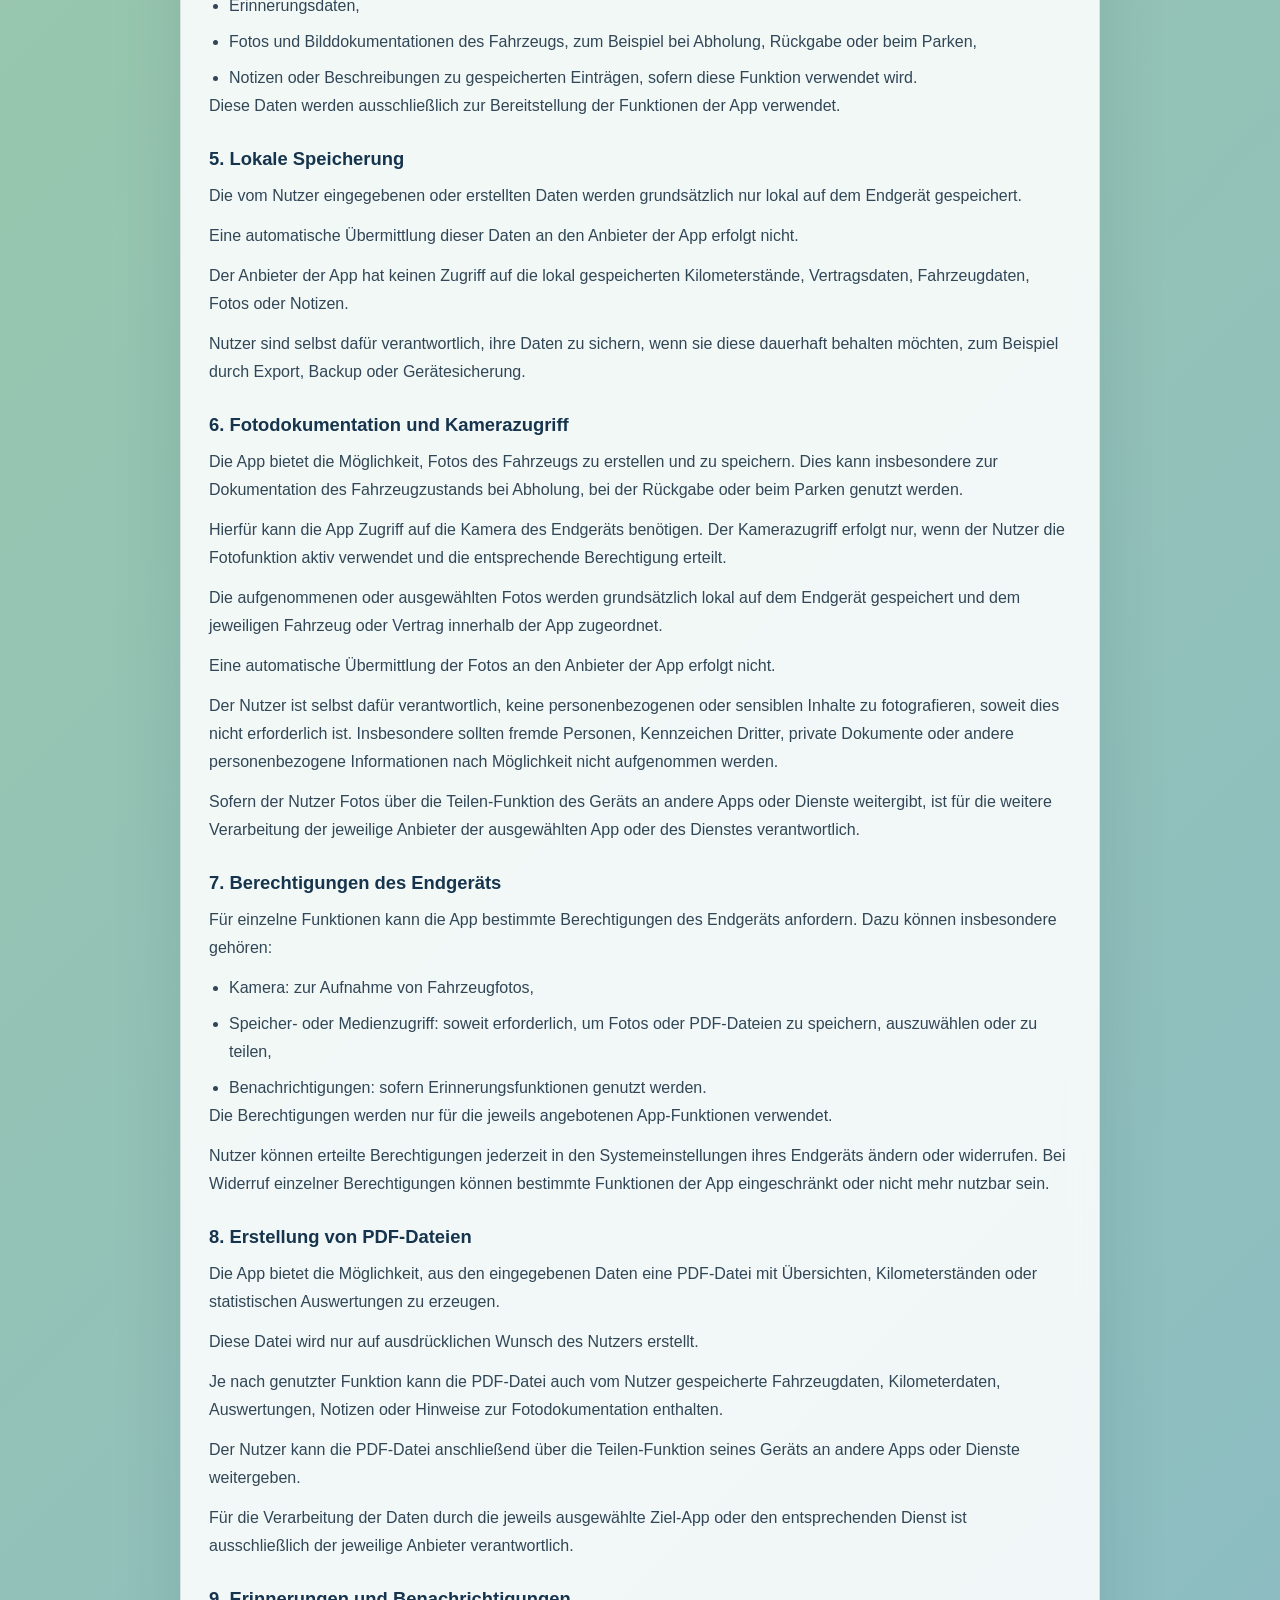
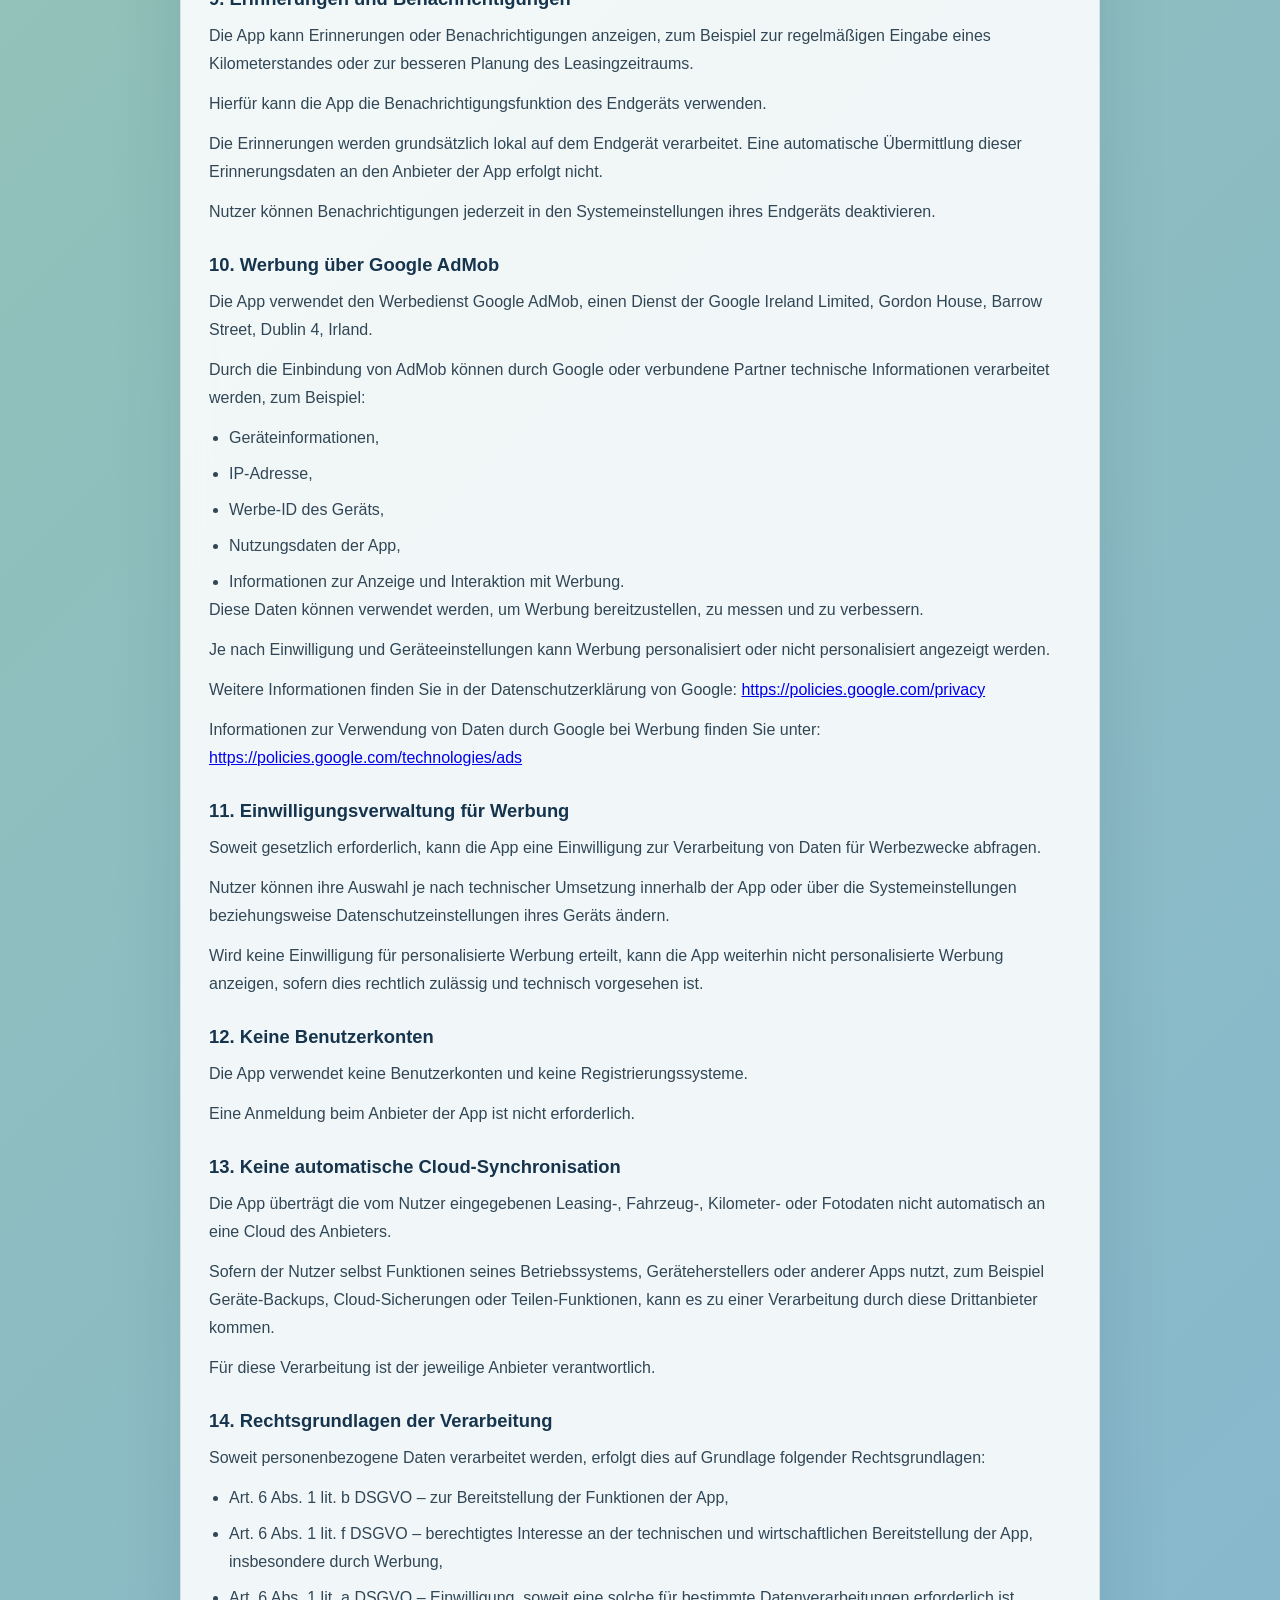
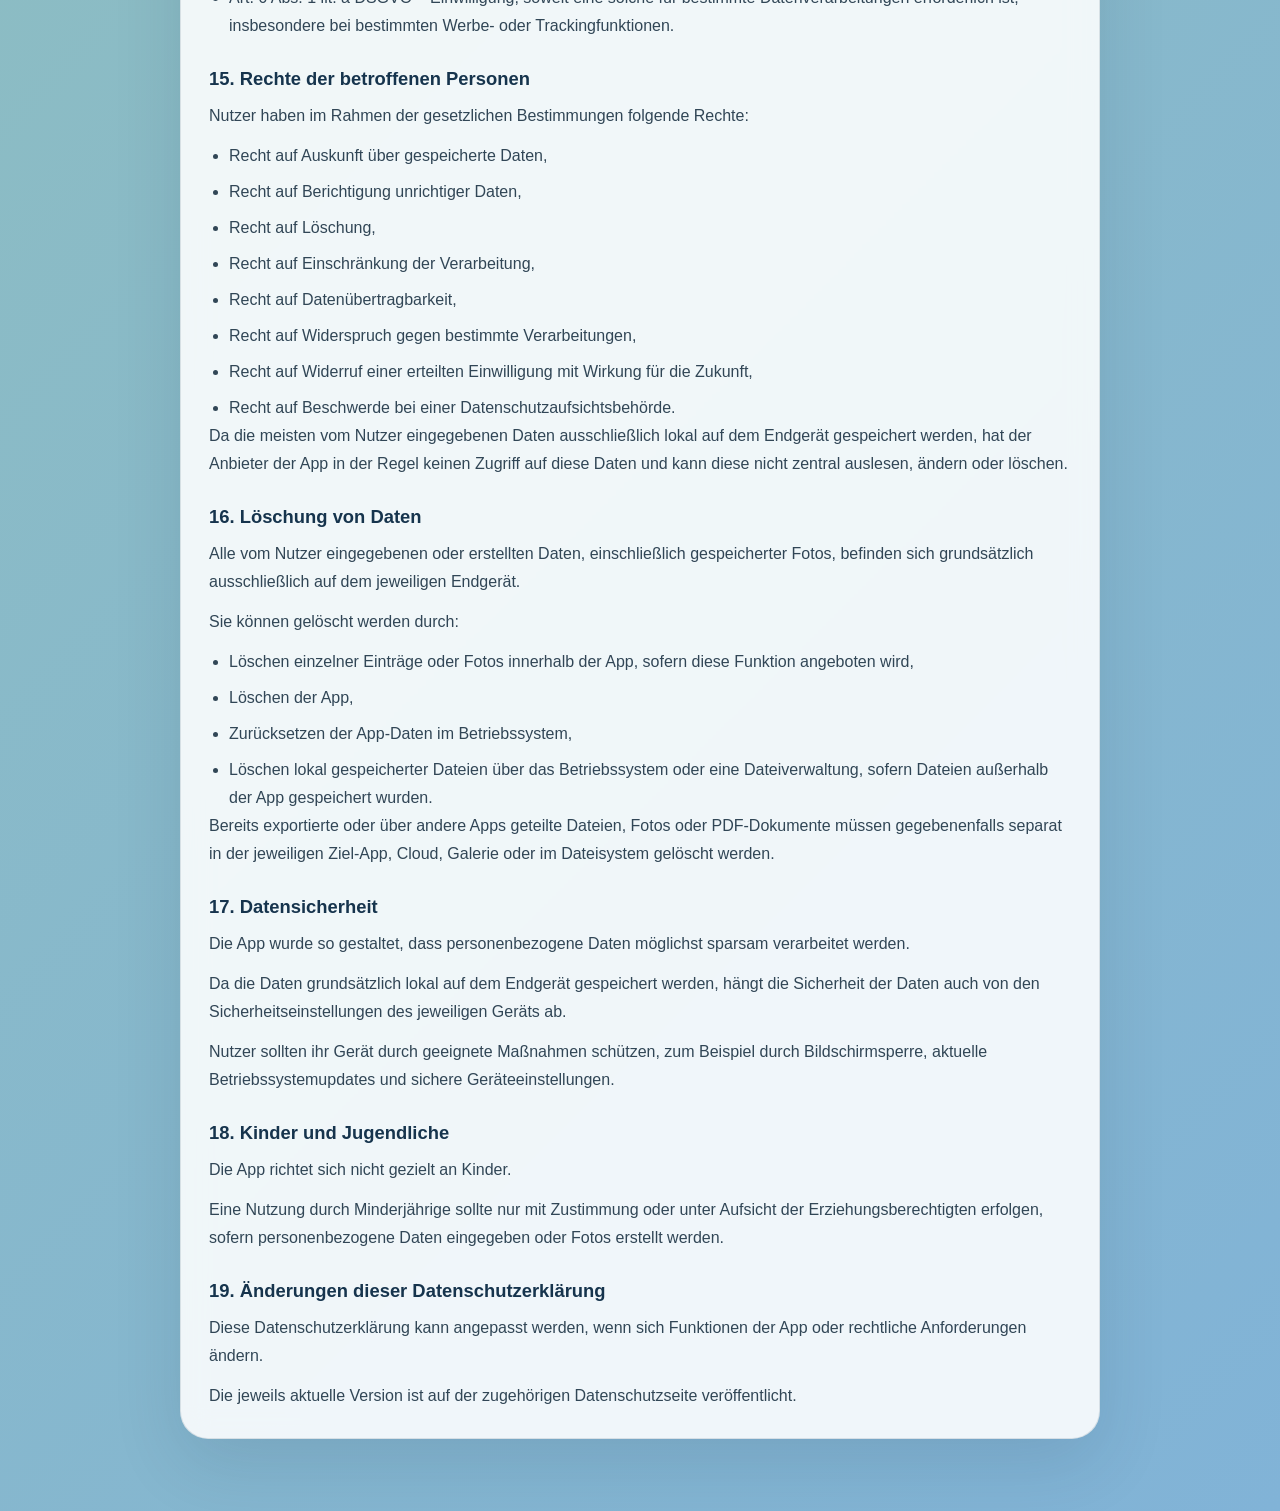
<file: applikationen/leasingtagebuch/datenschutz/index.html>
<!DOCTYPE html>
<html lang="de">
  <head>
    <meta charset="UTF-8" />
    <meta name="viewport" content="width=device-width, initial-scale=1.0" />
    <title>Datenschutzerklärung | Leasing Tagebuch</title>
    <meta
      name="description"
      content="Datenschutzerklärung der App Leasing Tagebuch."
    />
    <link rel="stylesheet" href="styles.css" />
  </head>
  <body>
    <div class="page-shell">
      <header class="hero">
        <p class="eyebrow">Leasing Tagebuch</p>
        <h1>Datenschutzerklärung</h1>
        <p class="back-link-wrap">
          <a class="back-link" href="/">← Zur Startseite</a>
        </p>
        <p class="intro">
          Diese Seite informiert darüber, welche Daten bei der Nutzung der App
          „Leasing Tagebuch“ verarbeitet werden.
        </p>
        <p class="updated">Stand: 12.05.2026</p>
      </header>

      <main class="content-card">
        <section>
          <h2>1. Verantwortlicher</h2>
          <p>
            Adrian Benker<br />
            Blaulichtkompass – Medien<br />
            83278 Traunstein<br />
            Deutschland
          </p>
          <p>
            E-Mail:
            <a href="mailto:info@blaulichtkompass.de">info@blaulichtkompass.de</a>
          </p>
        </section>

        <section>
          <h2>2. Allgemeine Hinweise</h2>
          <p>
            Der Schutz Ihrer Daten ist mir wichtig. Diese Datenschutzerklärung
            informiert darüber, welche Daten bei der Nutzung der App „Leasing
            Tagebuch“ verarbeitet werden.
          </p>
          <p>
            Die App wurde so entwickelt, dass möglichst wenige Daten verarbeitet
            werden. Eine Registrierung oder ein Benutzerkonto ist nicht
            erforderlich.
          </p>
          <p>
            Die meisten Daten werden ausschließlich lokal auf dem Endgerät des
            Nutzers gespeichert. Eine automatische Übermittlung der eingegebenen
            Leasing-, Fahrzeug-, Kilometer- oder Fotodaten an den Anbieter der
            App erfolgt nicht.
          </p>
        </section>

        <section>
          <h2>3. Zweck der App</h2>
          <p>
            Die App dient der Verwaltung von Leasingfahrzeugen, Auto-Abos oder
            vergleichbaren Fahrzeugverträgen mit Kilometerbegrenzung.
          </p>
          <p>Sie unterstützt Nutzer unter anderem dabei,</p>
          <ul>
            <li>Kilometerstände zu dokumentieren,</li>
            <li>Restkilometer und Durchschnittswerte zu berechnen,</li>
            <li>Vertragslaufzeiten zu überwachen,</li>
            <li>Fahrzeugkosten einzuschätzen,</li>
            <li>Erinnerungen zu nutzen,</li>
            <li>PDF-Dateien zu erstellen,</li>
            <li>den Fahrzeugzustand mit Fotos zu dokumentieren.</li>
          </ul>
        </section>

        <section>
          <h2>4. Datenverarbeitung innerhalb der App</h2>
          <p>
            Folgende Daten können vom Nutzer in der App eingegeben, erstellt und
            lokal gespeichert werden:
          </p>
          <ul>
            <li>Kilometerstände,</li>
            <li>leasingbezogene Vertragsdaten,</li>
            <li>Fahrzeugdaten,</li>
            <li>Start- und Enddatum eines Vertrags,</li>
            <li>erlaubte Gesamtkilometer oder Monatskilometer,</li>
            <li>statistische Auswertungen innerhalb der App,</li>
            <li>
              Fahrzeugkosten oder Verbrauchswerte, sofern diese Funktion genutzt
              wird,
            </li>
            <li>Erinnerungsdaten,</li>
            <li>
              Fotos und Bilddokumentationen des Fahrzeugs, zum Beispiel bei
              Abholung, Rückgabe oder beim Parken,
            </li>
            <li>
              Notizen oder Beschreibungen zu gespeicherten Einträgen, sofern
              diese Funktion verwendet wird.
            </li>
          </ul>
          <p>
            Diese Daten werden ausschließlich zur Bereitstellung der Funktionen
            der App verwendet.
          </p>
        </section>

        <section>
          <h2>5. Lokale Speicherung</h2>
          <p>
            Die vom Nutzer eingegebenen oder erstellten Daten werden
            grundsätzlich nur lokal auf dem Endgerät gespeichert.
          </p>
          <p>
            Eine automatische Übermittlung dieser Daten an den Anbieter der App
            erfolgt nicht.
          </p>
          <p>
            Der Anbieter der App hat keinen Zugriff auf die lokal gespeicherten
            Kilometerstände, Vertragsdaten, Fahrzeugdaten, Fotos oder Notizen.
          </p>
          <p>
            Nutzer sind selbst dafür verantwortlich, ihre Daten zu sichern, wenn
            sie diese dauerhaft behalten möchten, zum Beispiel durch Export,
            Backup oder Gerätesicherung.
          </p>
        </section>

        <section>
          <h2>6. Fotodokumentation und Kamerazugriff</h2>
          <p>
            Die App bietet die Möglichkeit, Fotos des Fahrzeugs zu erstellen und
            zu speichern. Dies kann insbesondere zur Dokumentation des
            Fahrzeugzustands bei Abholung, bei der Rückgabe oder beim Parken
            genutzt werden.
          </p>
          <p>
            Hierfür kann die App Zugriff auf die Kamera des Endgeräts benötigen.
            Der Kamerazugriff erfolgt nur, wenn der Nutzer die Fotofunktion
            aktiv verwendet und die entsprechende Berechtigung erteilt.
          </p>
          <p>
            Die aufgenommenen oder ausgewählten Fotos werden grundsätzlich lokal
            auf dem Endgerät gespeichert und dem jeweiligen Fahrzeug oder
            Vertrag innerhalb der App zugeordnet.
          </p>
          <p>
            Eine automatische Übermittlung der Fotos an den Anbieter der App
            erfolgt nicht.
          </p>
          <p>
            Der Nutzer ist selbst dafür verantwortlich, keine personenbezogenen
            oder sensiblen Inhalte zu fotografieren, soweit dies nicht
            erforderlich ist. Insbesondere sollten fremde Personen, Kennzeichen
            Dritter, private Dokumente oder andere personenbezogene
            Informationen nach Möglichkeit nicht aufgenommen werden.
          </p>
          <p>
            Sofern der Nutzer Fotos über die Teilen-Funktion des Geräts an
            andere Apps oder Dienste weitergibt, ist für die weitere
            Verarbeitung der jeweilige Anbieter der ausgewählten App oder des
            Dienstes verantwortlich.
          </p>
        </section>

        <section>
          <h2>7. Berechtigungen des Endgeräts</h2>
          <p>
            Für einzelne Funktionen kann die App bestimmte Berechtigungen des
            Endgeräts anfordern. Dazu können insbesondere gehören:
          </p>
          <ul>
            <li>Kamera: zur Aufnahme von Fahrzeugfotos,</li>
            <li>
              Speicher- oder Medienzugriff: soweit erforderlich, um Fotos oder
              PDF-Dateien zu speichern, auszuwählen oder zu teilen,
            </li>
            <li>
              Benachrichtigungen: sofern Erinnerungsfunktionen genutzt werden.
            </li>
          </ul>
          <p>
            Die Berechtigungen werden nur für die jeweils angebotenen
            App-Funktionen verwendet.
          </p>
          <p>
            Nutzer können erteilte Berechtigungen jederzeit in den
            Systemeinstellungen ihres Endgeräts ändern oder widerrufen. Bei
            Widerruf einzelner Berechtigungen können bestimmte Funktionen der
            App eingeschränkt oder nicht mehr nutzbar sein.
          </p>
        </section>

        <section>
          <h2>8. Erstellung von PDF-Dateien</h2>
          <p>
            Die App bietet die Möglichkeit, aus den eingegebenen Daten eine
            PDF-Datei mit Übersichten, Kilometerständen oder statistischen
            Auswertungen zu erzeugen.
          </p>
          <p>
            Diese Datei wird nur auf ausdrücklichen Wunsch des Nutzers erstellt.
          </p>
          <p>
            Je nach genutzter Funktion kann die PDF-Datei auch vom Nutzer
            gespeicherte Fahrzeugdaten, Kilometerdaten, Auswertungen, Notizen
            oder Hinweise zur Fotodokumentation enthalten.
          </p>
          <p>
            Der Nutzer kann die PDF-Datei anschließend über die Teilen-Funktion
            seines Geräts an andere Apps oder Dienste weitergeben.
          </p>
          <p>
            Für die Verarbeitung der Daten durch die jeweils ausgewählte Ziel-App
            oder den entsprechenden Dienst ist ausschließlich der jeweilige
            Anbieter verantwortlich.
          </p>
        </section>

        <section>
          <h2>9. Erinnerungen und Benachrichtigungen</h2>
          <p>
            Die App kann Erinnerungen oder Benachrichtigungen anzeigen, zum
            Beispiel zur regelmäßigen Eingabe eines Kilometerstandes oder zur
            besseren Planung des Leasingzeitraums.
          </p>
          <p>
            Hierfür kann die App die Benachrichtigungsfunktion des Endgeräts
            verwenden.
          </p>
          <p>
            Die Erinnerungen werden grundsätzlich lokal auf dem Endgerät
            verarbeitet. Eine automatische Übermittlung dieser Erinnerungsdaten
            an den Anbieter der App erfolgt nicht.
          </p>
          <p>
            Nutzer können Benachrichtigungen jederzeit in den
            Systemeinstellungen ihres Endgeräts deaktivieren.
          </p>
        </section>

        <section>
          <h2>10. Werbung über Google AdMob</h2>
          <p>
            Die App verwendet den Werbedienst Google AdMob, einen Dienst der
            Google Ireland Limited, Gordon House, Barrow Street, Dublin 4,
            Irland.
          </p>
          <p>
            Durch die Einbindung von AdMob können durch Google oder verbundene
            Partner technische Informationen verarbeitet werden, zum Beispiel:
          </p>
          <ul>
            <li>Geräteinformationen,</li>
            <li>IP-Adresse,</li>
            <li>Werbe-ID des Geräts,</li>
            <li>Nutzungsdaten der App,</li>
            <li>Informationen zur Anzeige und Interaktion mit Werbung.</li>
          </ul>
          <p>
            Diese Daten können verwendet werden, um Werbung bereitzustellen, zu
            messen und zu verbessern.
          </p>
          <p>
            Je nach Einwilligung und Geräteeinstellungen kann Werbung
            personalisiert oder nicht personalisiert angezeigt werden.
          </p>
          <p>
            Weitere Informationen finden Sie in der Datenschutzerklärung von
            Google:
            <a href="https://policies.google.com/privacy"
              >https://policies.google.com/privacy</a
            >
          </p>
          <p>
            Informationen zur Verwendung von Daten durch Google bei Werbung
            finden Sie unter:
            <a href="https://policies.google.com/technologies/ads"
              >https://policies.google.com/technologies/ads</a
            >
          </p>
        </section>

        <section>
          <h2>11. Einwilligungsverwaltung für Werbung</h2>
          <p>
            Soweit gesetzlich erforderlich, kann die App eine Einwilligung zur
            Verarbeitung von Daten für Werbezwecke abfragen.
          </p>
          <p>
            Nutzer können ihre Auswahl je nach technischer Umsetzung innerhalb
            der App oder über die Systemeinstellungen beziehungsweise
            Datenschutzeinstellungen ihres Geräts ändern.
          </p>
          <p>
            Wird keine Einwilligung für personalisierte Werbung erteilt, kann
            die App weiterhin nicht personalisierte Werbung anzeigen, sofern
            dies rechtlich zulässig und technisch vorgesehen ist.
          </p>
        </section>

        <section>
          <h2>12. Keine Benutzerkonten</h2>
          <p>
            Die App verwendet keine Benutzerkonten und keine
            Registrierungssysteme.
          </p>
          <p>Eine Anmeldung beim Anbieter der App ist nicht erforderlich.</p>
        </section>

        <section>
          <h2>13. Keine automatische Cloud-Synchronisation</h2>
          <p>
            Die App überträgt die vom Nutzer eingegebenen Leasing-, Fahrzeug-,
            Kilometer- oder Fotodaten nicht automatisch an eine Cloud des
            Anbieters.
          </p>
          <p>
            Sofern der Nutzer selbst Funktionen seines Betriebssystems,
            Geräteherstellers oder anderer Apps nutzt, zum Beispiel
            Geräte-Backups, Cloud-Sicherungen oder Teilen-Funktionen, kann es
            zu einer Verarbeitung durch diese Drittanbieter kommen.
          </p>
          <p>
            Für diese Verarbeitung ist der jeweilige Anbieter verantwortlich.
          </p>
        </section>

        <section>
          <h2>14. Rechtsgrundlagen der Verarbeitung</h2>
          <p>
            Soweit personenbezogene Daten verarbeitet werden, erfolgt dies auf
            Grundlage folgender Rechtsgrundlagen:
          </p>
          <ul>
            <li>
              Art. 6 Abs. 1 lit. b DSGVO – zur Bereitstellung der Funktionen der
              App,
            </li>
            <li>
              Art. 6 Abs. 1 lit. f DSGVO – berechtigtes Interesse an der
              technischen und wirtschaftlichen Bereitstellung der App,
              insbesondere durch Werbung,
            </li>
            <li>
              Art. 6 Abs. 1 lit. a DSGVO – Einwilligung, soweit eine solche für
              bestimmte Datenverarbeitungen erforderlich ist, insbesondere bei
              bestimmten Werbe- oder Trackingfunktionen.
            </li>
          </ul>
        </section>

        <section>
          <h2>15. Rechte der betroffenen Personen</h2>
          <p>
            Nutzer haben im Rahmen der gesetzlichen Bestimmungen folgende
            Rechte:
          </p>
          <ul>
            <li>Recht auf Auskunft über gespeicherte Daten,</li>
            <li>Recht auf Berichtigung unrichtiger Daten,</li>
            <li>Recht auf Löschung,</li>
            <li>Recht auf Einschränkung der Verarbeitung,</li>
            <li>Recht auf Datenübertragbarkeit,</li>
            <li>Recht auf Widerspruch gegen bestimmte Verarbeitungen,</li>
            <li>
              Recht auf Widerruf einer erteilten Einwilligung mit Wirkung für
              die Zukunft,
            </li>
            <li>Recht auf Beschwerde bei einer Datenschutzaufsichtsbehörde.</li>
          </ul>
          <p>
            Da die meisten vom Nutzer eingegebenen Daten ausschließlich lokal
            auf dem Endgerät gespeichert werden, hat der Anbieter der App in der
            Regel keinen Zugriff auf diese Daten und kann diese nicht zentral
            auslesen, ändern oder löschen.
          </p>
        </section>

        <section>
          <h2>16. Löschung von Daten</h2>
          <p>
            Alle vom Nutzer eingegebenen oder erstellten Daten, einschließlich
            gespeicherter Fotos, befinden sich grundsätzlich ausschließlich auf
            dem jeweiligen Endgerät.
          </p>
          <p>Sie können gelöscht werden durch:</p>
          <ul>
            <li>
              Löschen einzelner Einträge oder Fotos innerhalb der App, sofern
              diese Funktion angeboten wird,
            </li>
            <li>Löschen der App,</li>
            <li>Zurücksetzen der App-Daten im Betriebssystem,</li>
            <li>
              Löschen lokal gespeicherter Dateien über das Betriebssystem oder
              eine Dateiverwaltung, sofern Dateien außerhalb der App gespeichert
              wurden.
            </li>
          </ul>
          <p>
            Bereits exportierte oder über andere Apps geteilte Dateien, Fotos
            oder PDF-Dokumente müssen gegebenenfalls separat in der jeweiligen
            Ziel-App, Cloud, Galerie oder im Dateisystem gelöscht werden.
          </p>
        </section>

        <section>
          <h2>17. Datensicherheit</h2>
          <p>
            Die App wurde so gestaltet, dass personenbezogene Daten möglichst
            sparsam verarbeitet werden.
          </p>
          <p>
            Da die Daten grundsätzlich lokal auf dem Endgerät gespeichert
            werden, hängt die Sicherheit der Daten auch von den
            Sicherheitseinstellungen des jeweiligen Geräts ab.
          </p>
          <p>
            Nutzer sollten ihr Gerät durch geeignete Maßnahmen schützen, zum
            Beispiel durch Bildschirmsperre, aktuelle Betriebssystemupdates und
            sichere Geräteeinstellungen.
          </p>
        </section>

        <section>
          <h2>18. Kinder und Jugendliche</h2>
          <p>Die App richtet sich nicht gezielt an Kinder.</p>
          <p>
            Eine Nutzung durch Minderjährige sollte nur mit Zustimmung oder
            unter Aufsicht der Erziehungsberechtigten erfolgen, sofern
            personenbezogene Daten eingegeben oder Fotos erstellt werden.
          </p>
        </section>

        <section>
          <h2>19. Änderungen dieser Datenschutzerklärung</h2>
          <p>
            Diese Datenschutzerklärung kann angepasst werden, wenn sich
            Funktionen der App oder rechtliche Anforderungen ändern.
          </p>
          <p>
            Die jeweils aktuelle Version ist auf der zugehörigen Datenschutzseite
            veröffentlicht.
          </p>
        </section>
      </main>
    </div>
  </body>
</html>
</file>
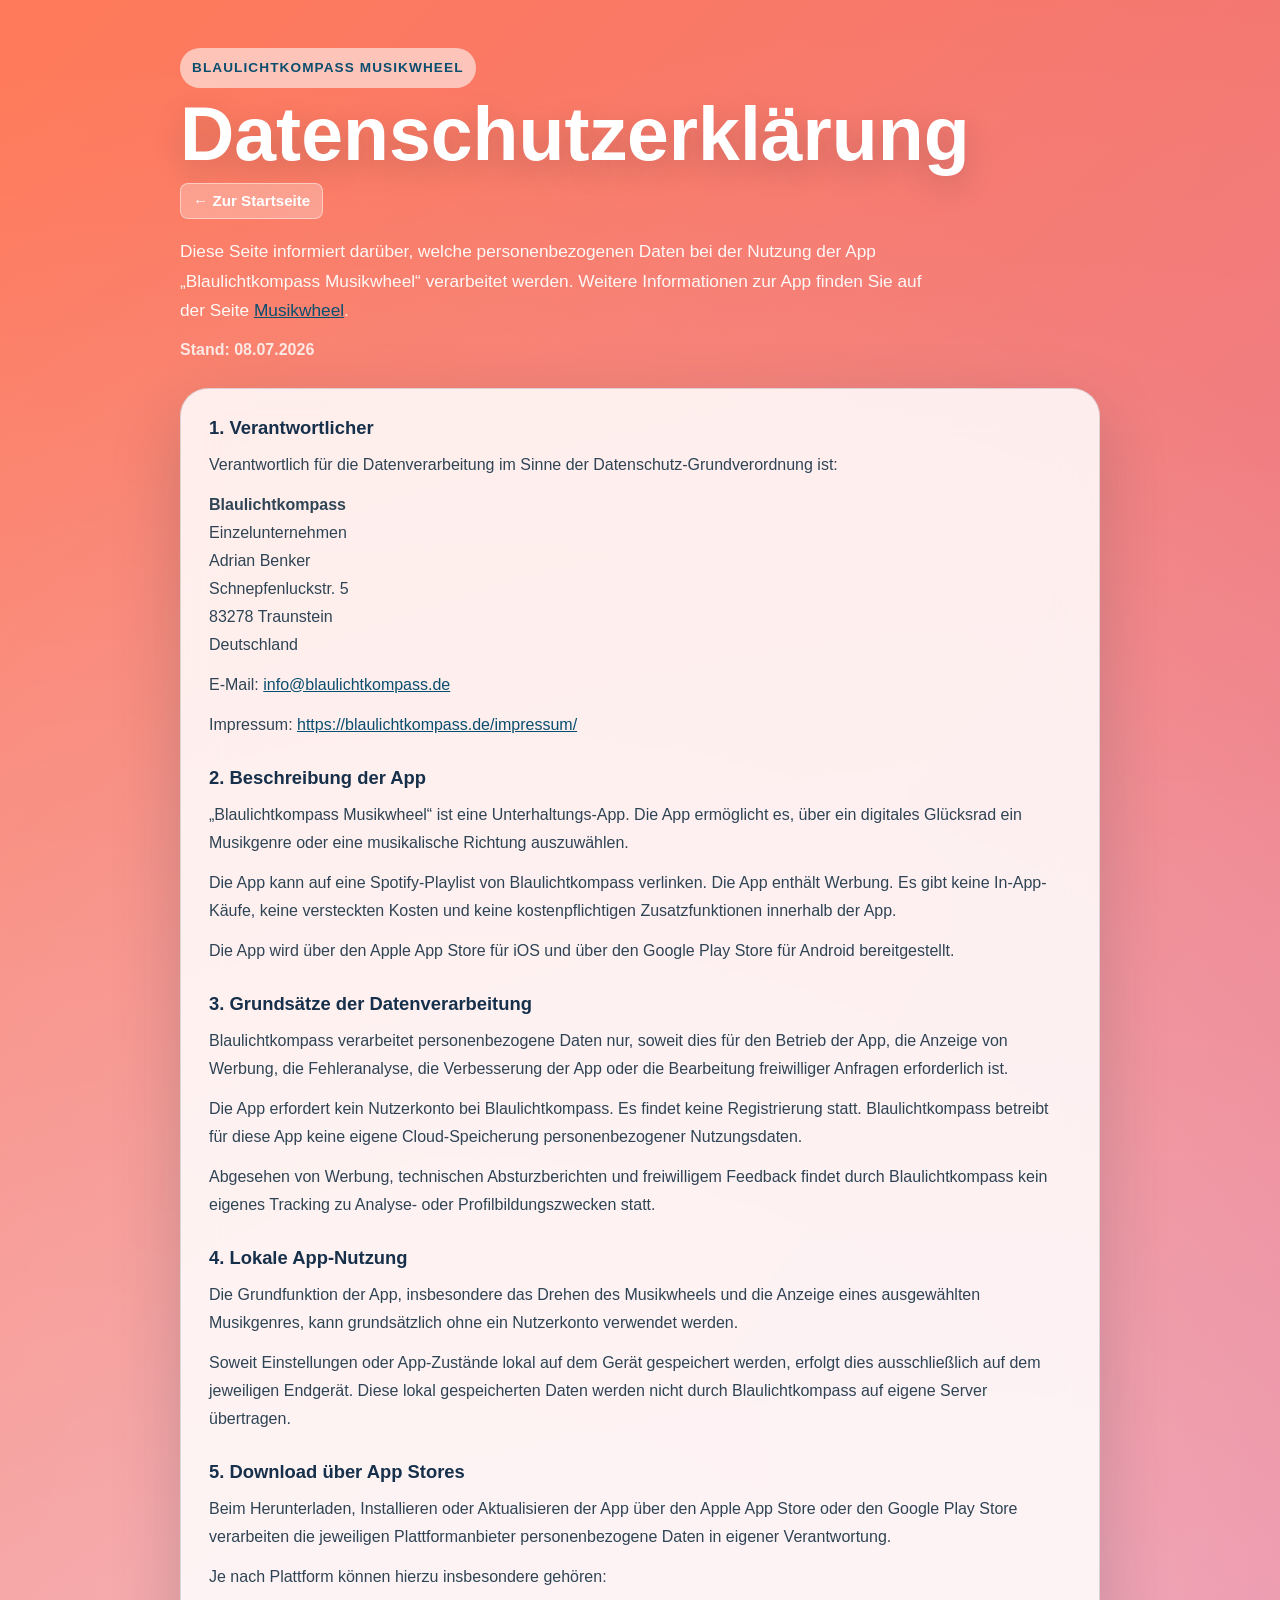
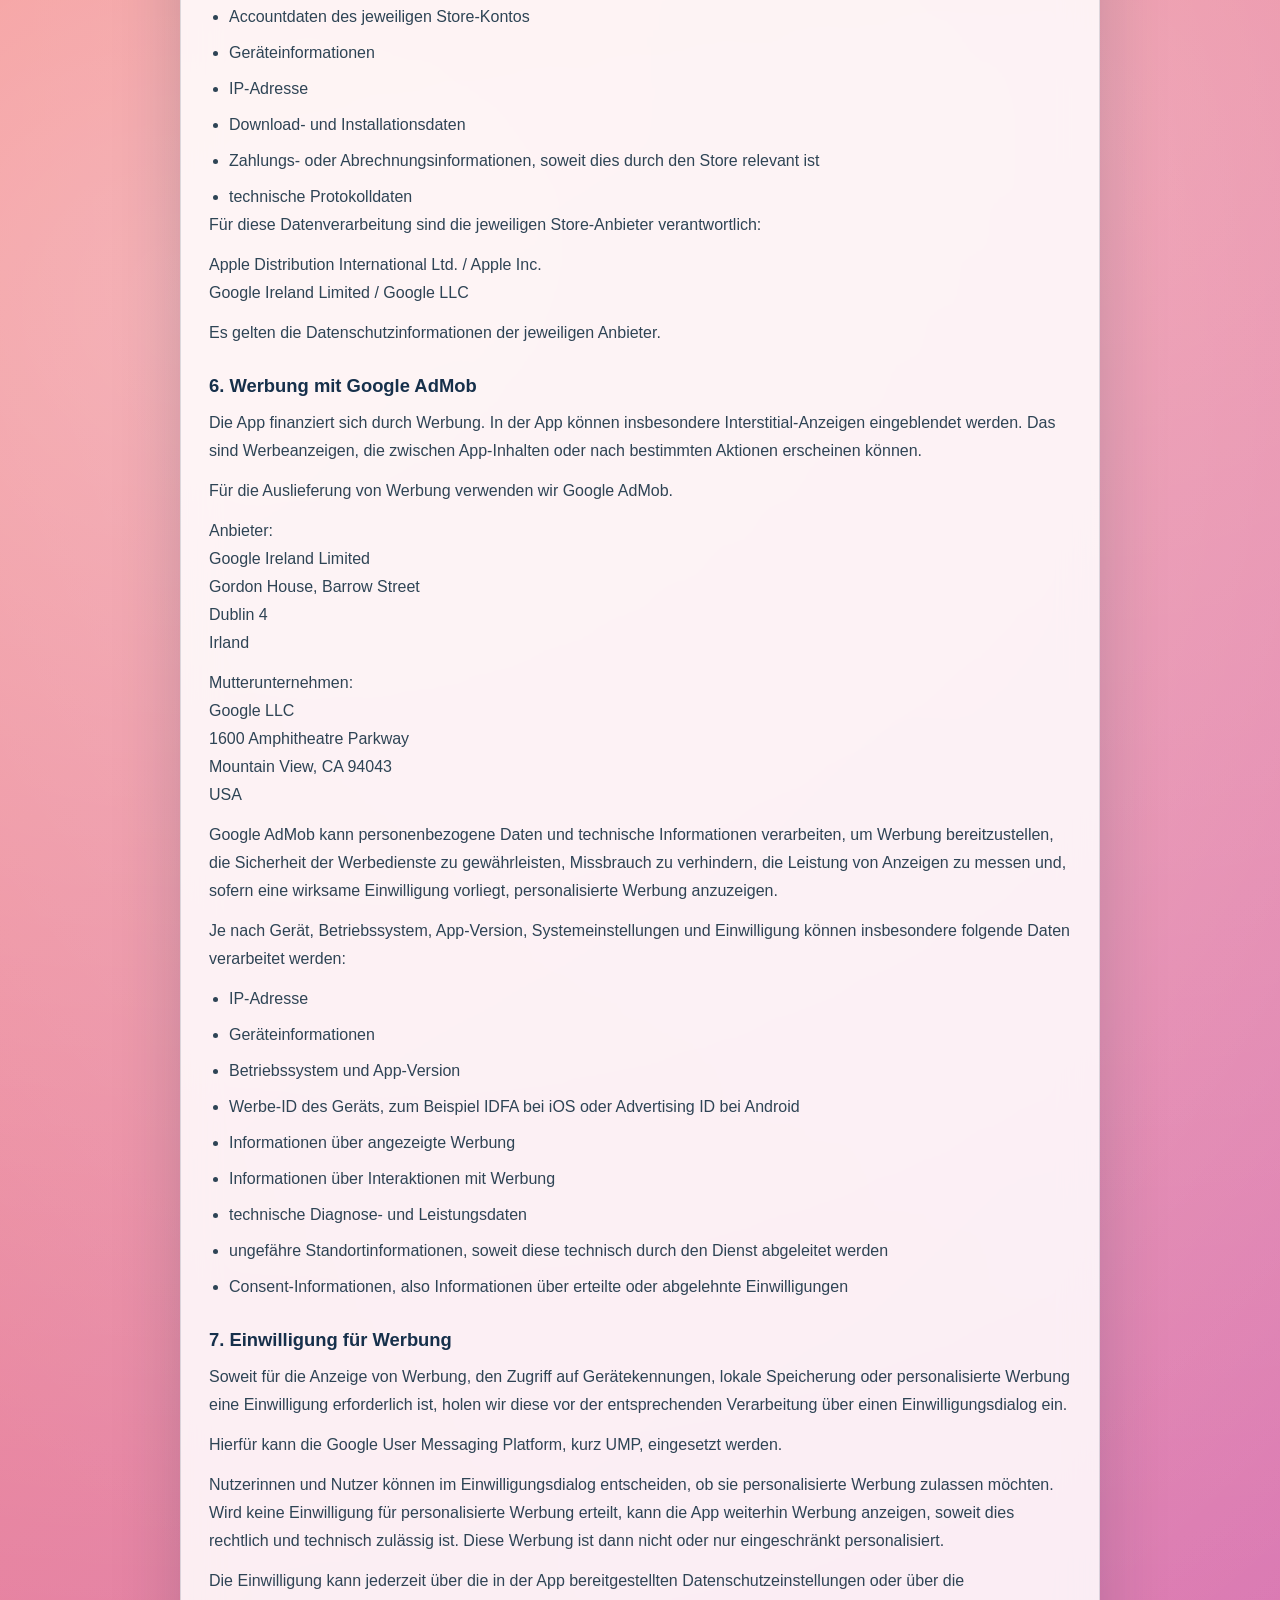
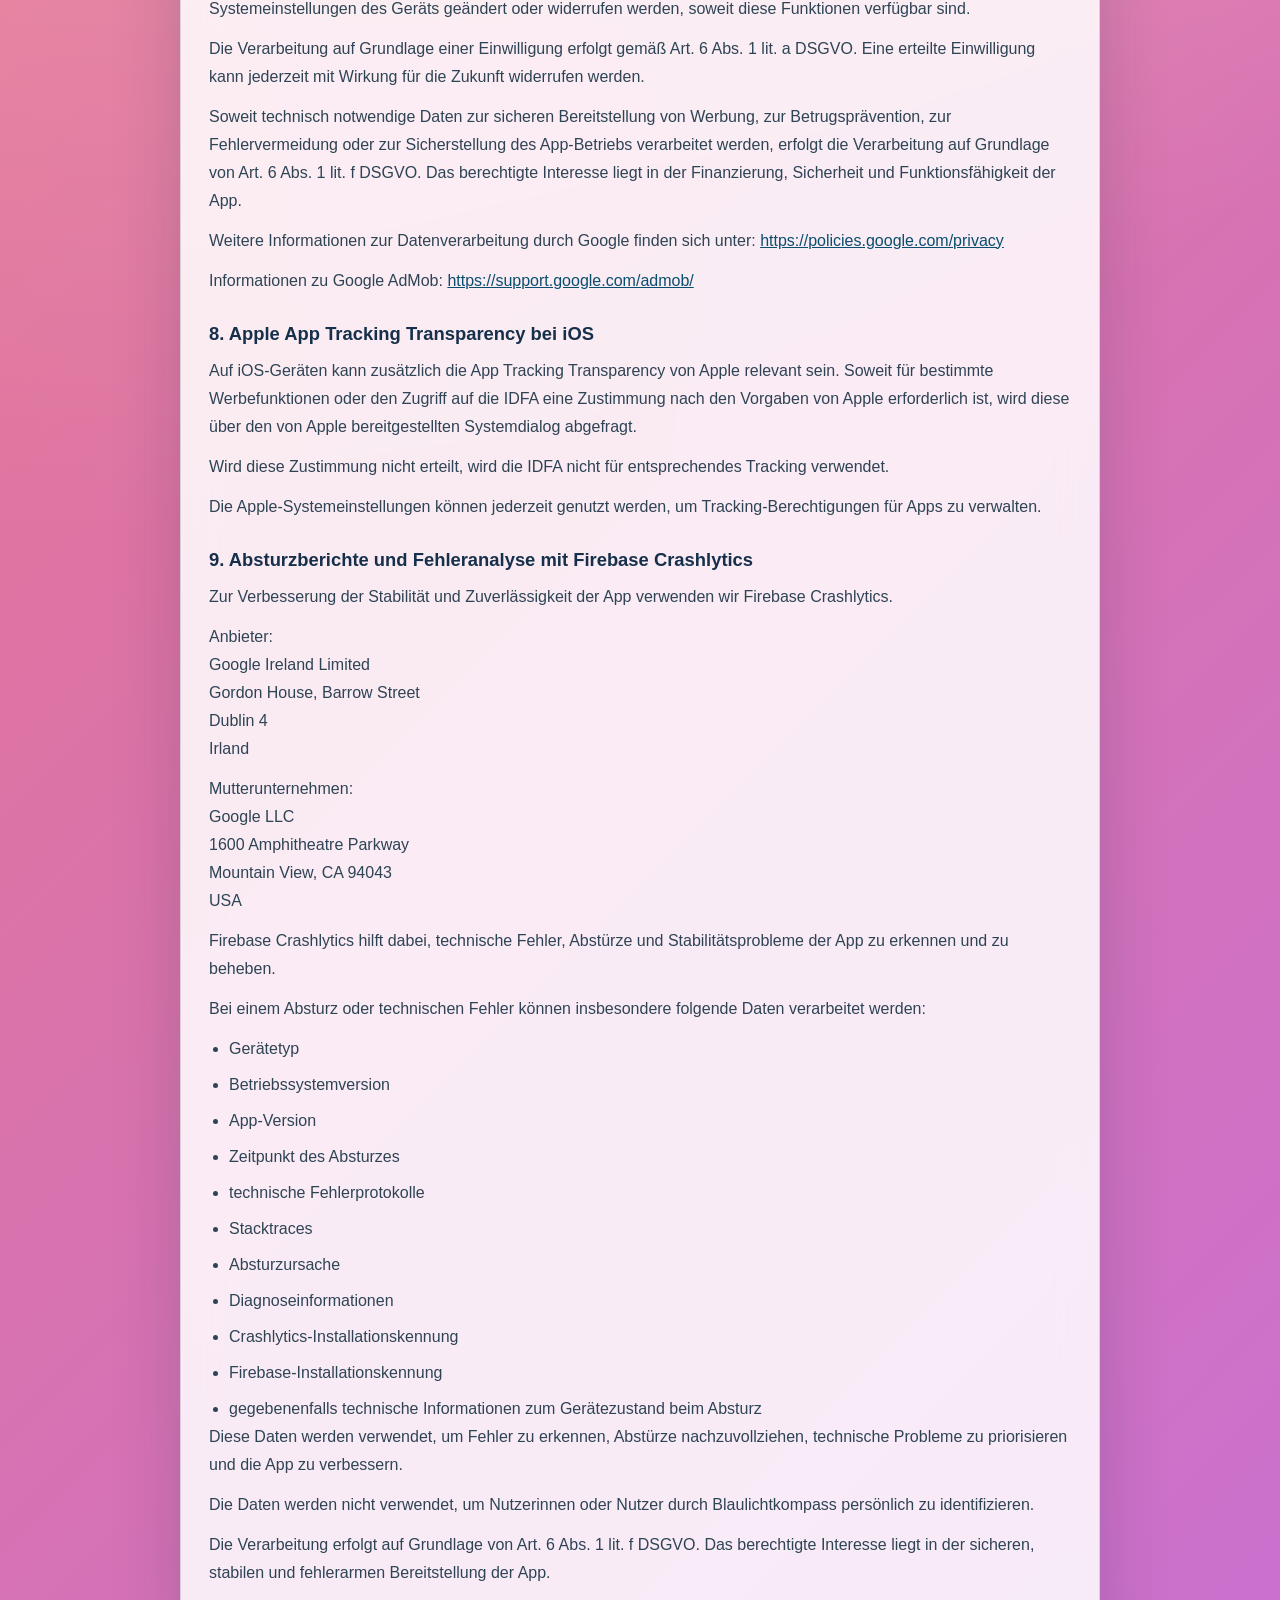
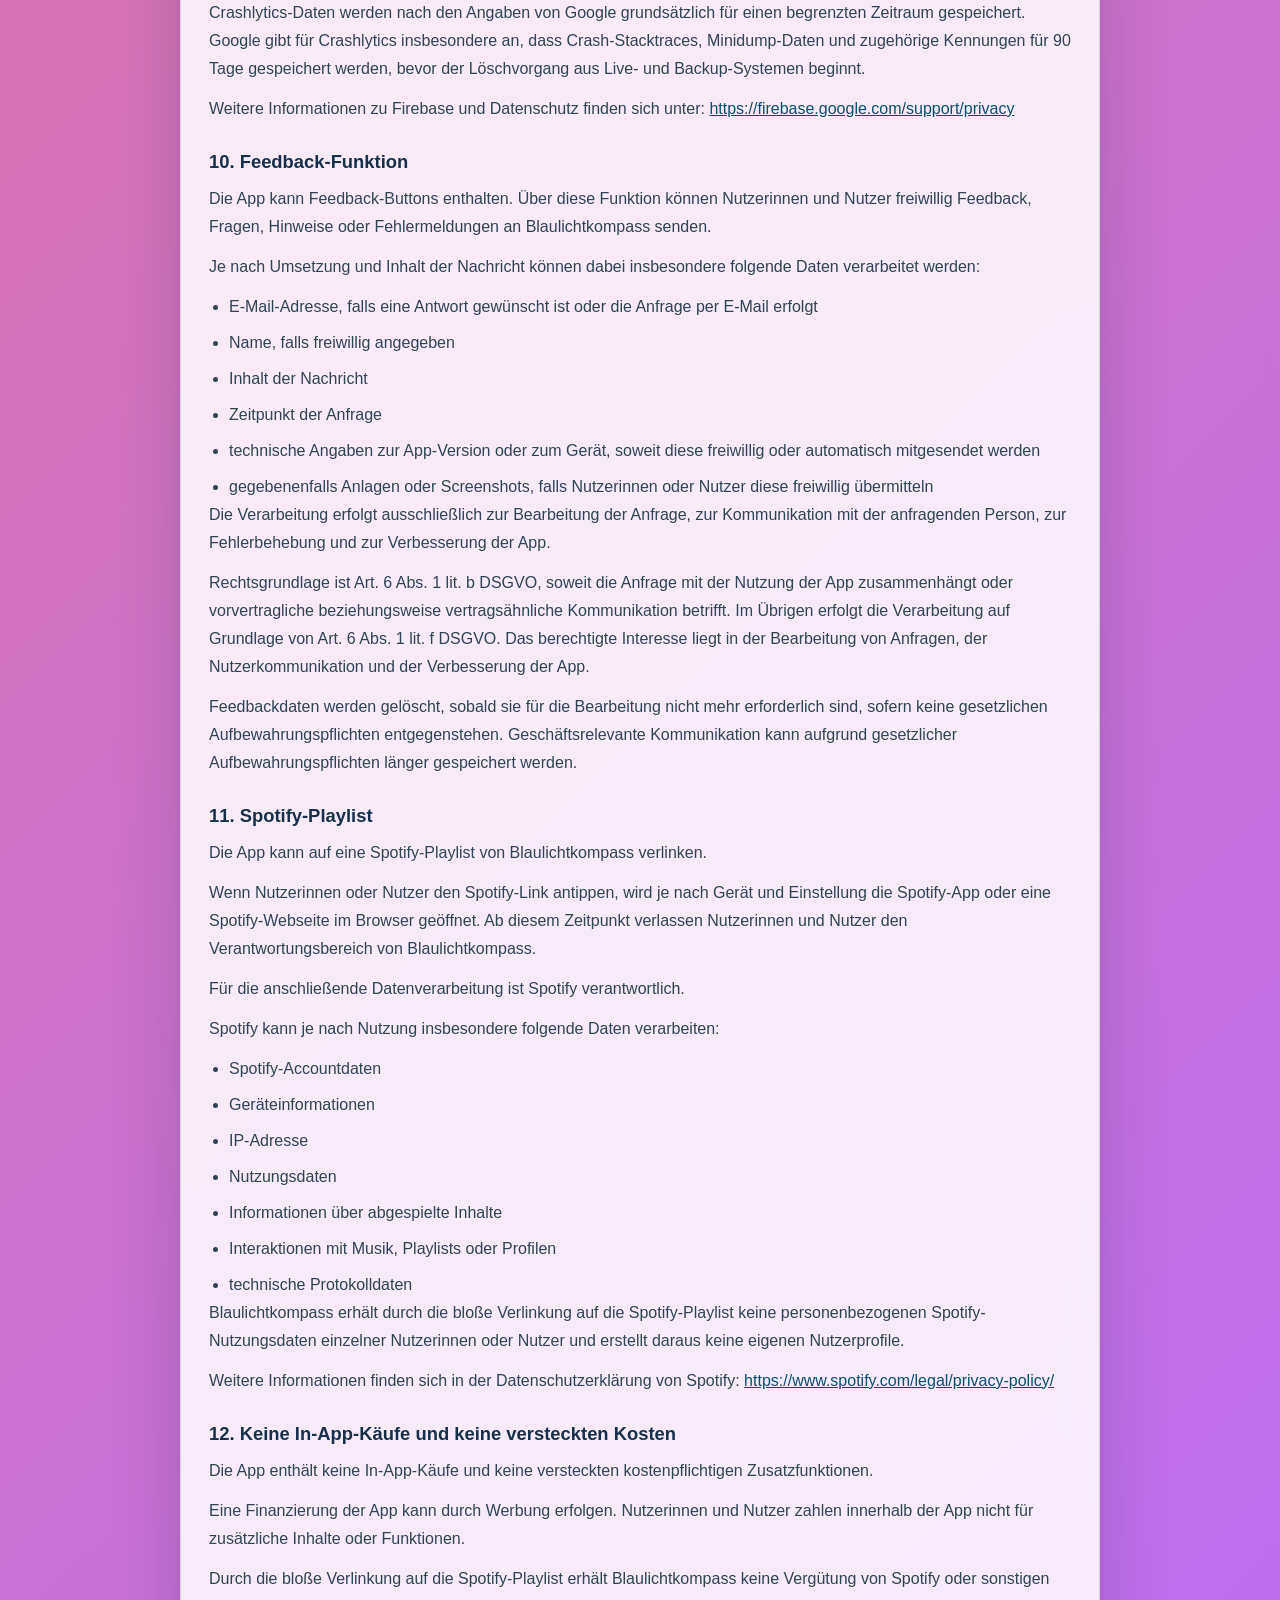
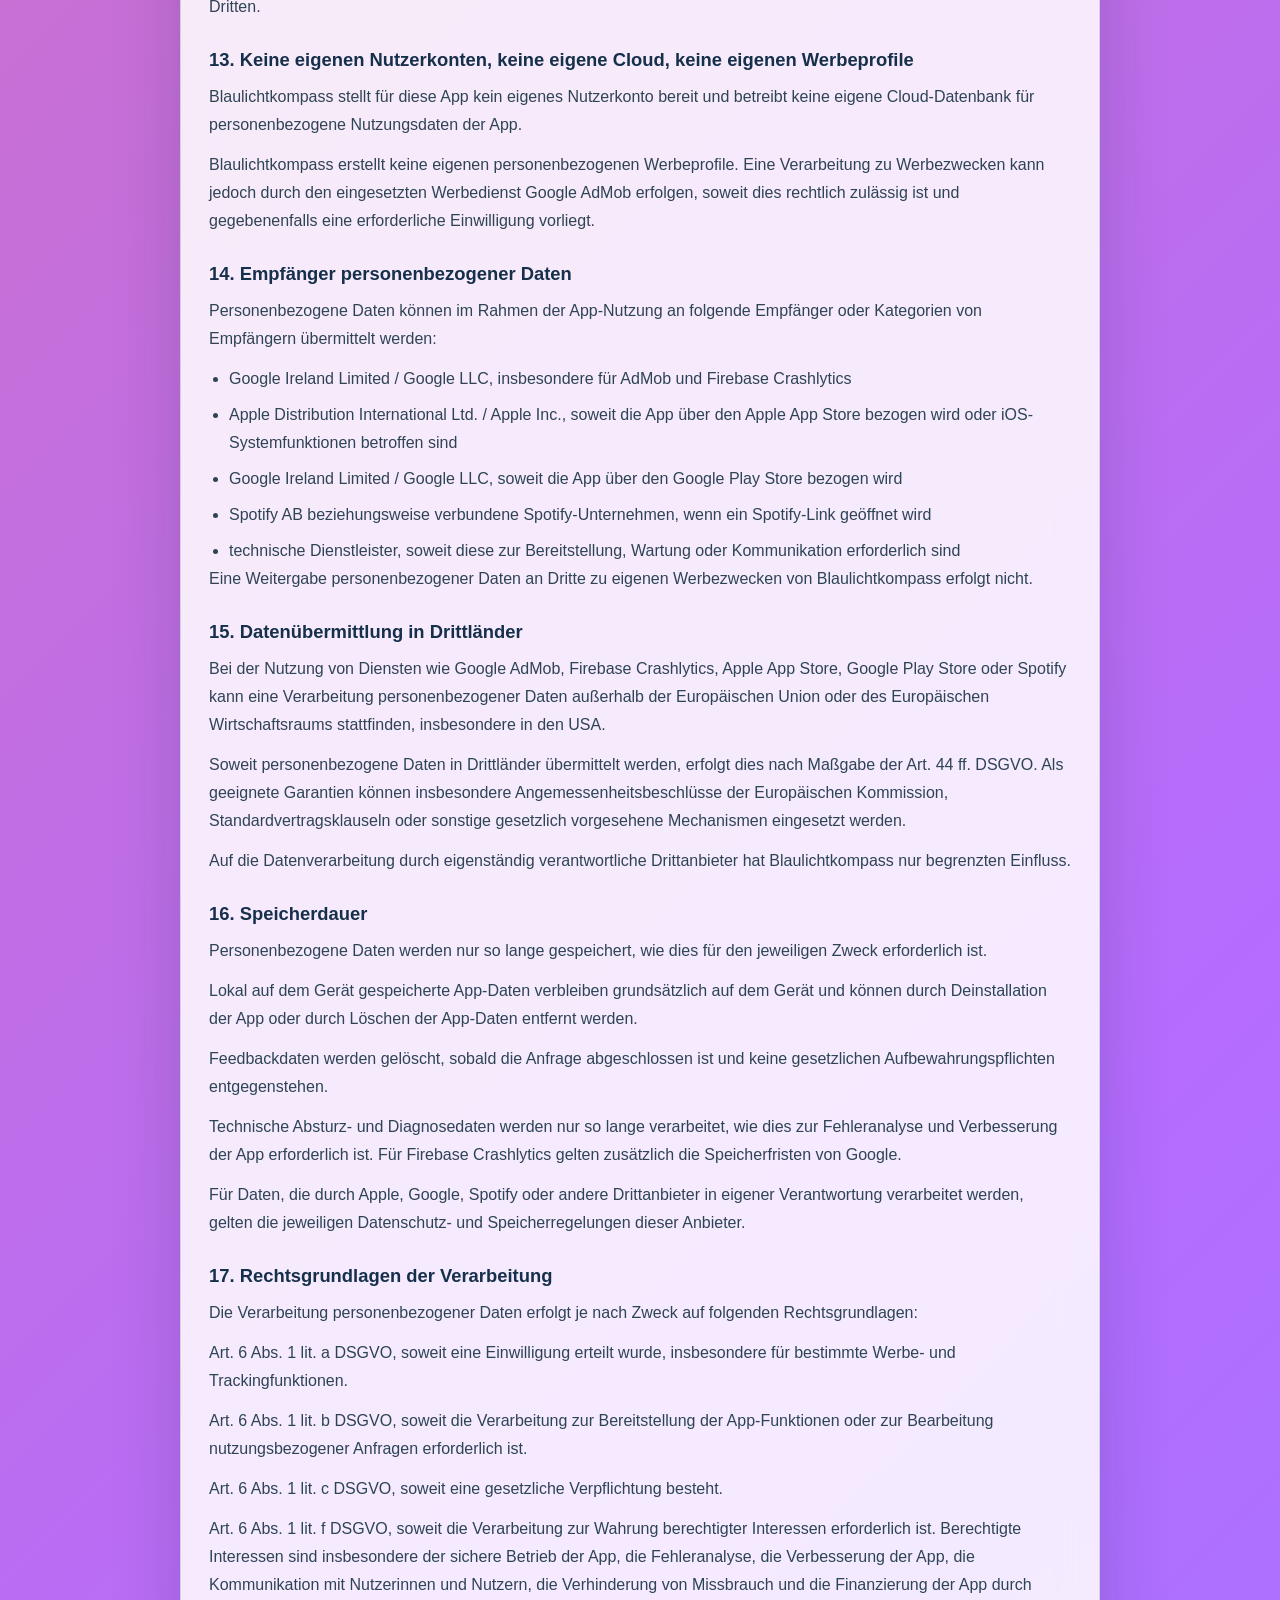
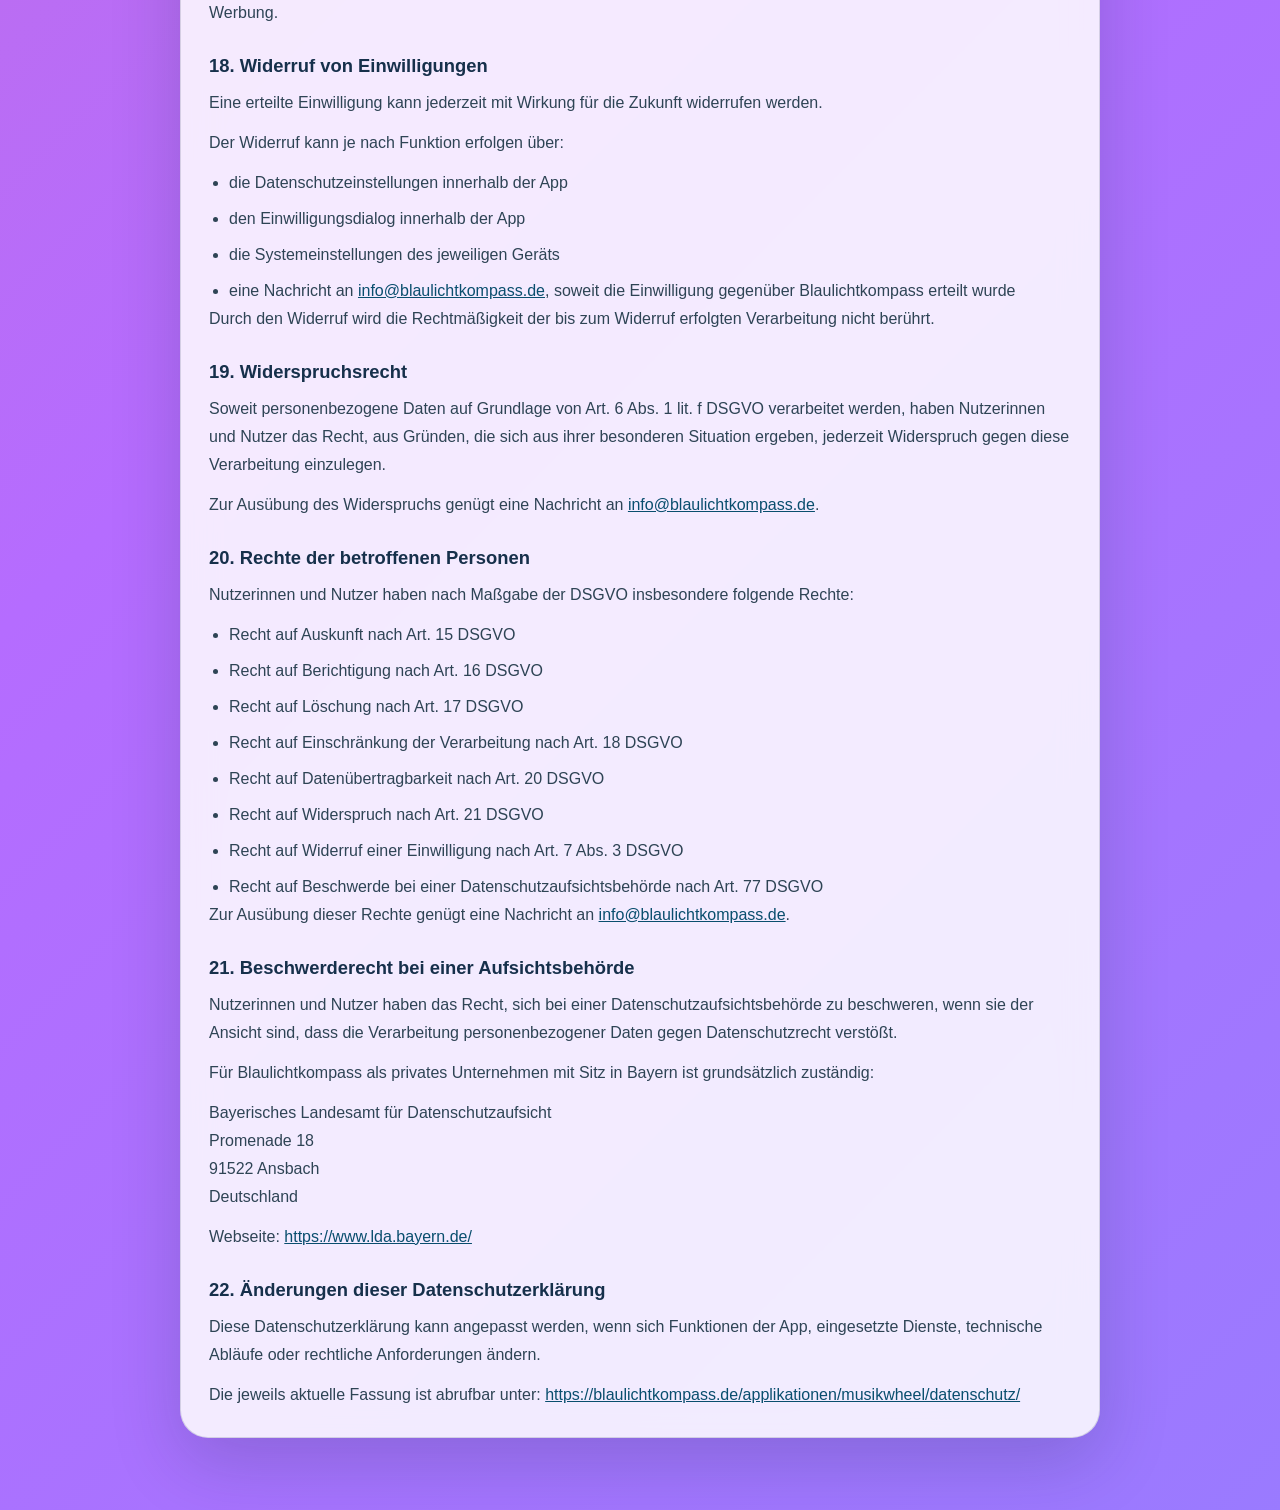
<file: applikationen/musikwheel/datenschutz/index.html>
<!DOCTYPE html>
<html lang="de">
  <head>
    <meta charset="UTF-8" />
    <meta name="viewport" content="width=device-width, initial-scale=1.0" />
    <title>Datenschutzerklärung | Blaulichtkompass Musikwheel</title>
    <meta
      name="description"
      content="Datenschutzerklärung der App Blaulichtkompass Musikwheel."
    />
    <link rel="stylesheet" href="styles.css" />
  </head>
  <body>
    <div class="page-shell">
      <header class="hero">
        <p class="eyebrow">
          <a href="/applikationen/musikwheel/">Blaulichtkompass Musikwheel</a>
        </p>
        <h1>Datenschutzerklärung</h1>
        <p class="back-link-wrap">
          <a class="back-link" href="/">← Zur Startseite</a>
        </p>
        <p class="intro">
          Diese Seite informiert darüber, welche personenbezogenen Daten bei der
          Nutzung der App „Blaulichtkompass Musikwheel“ verarbeitet werden.
          Weitere Informationen zur App finden Sie auf der Seite
          <a href="/applikationen/musikwheel/">Musikwheel</a>.
        </p>
        <p class="updated">Stand: 08.07.2026</p>
      </header>

      <main class="content-card">
            <section>
          <h2>1. Verantwortlicher</h2>
          <p>
            Verantwortlich für die Datenverarbeitung im Sinne der
            Datenschutz-Grundverordnung ist:
          </p>
          <p>
            <strong>Blaulichtkompass</strong><br />
            Einzelunternehmen<br />
            Adrian Benker<br />
            Schnepfenluckstr. 5<br />
            83278 Traunstein<br />
            Deutschland
          </p>
          <p>
            E-Mail:
            <a href="mailto:info@blaulichtkompass.de">info@blaulichtkompass.de</a>
          </p>
          <p>
            Impressum:
            <a href="https://blaulichtkompass.de/impressum/">
              https://blaulichtkompass.de/impressum/
            </a>
          </p>
        </section>

            <section>
          <h2>2. Beschreibung der App</h2>
          <p>
            „Blaulichtkompass Musikwheel“ ist eine Unterhaltungs-App. Die App
            ermöglicht es, über ein digitales Glücksrad ein Musikgenre oder
            eine musikalische Richtung auszuwählen.
          </p>
          <p>
            Die App kann auf eine Spotify-Playlist von Blaulichtkompass
            verlinken. Die App enthält Werbung. Es gibt keine In-App-Käufe,
            keine versteckten Kosten und keine kostenpflichtigen Zusatzfunktionen
            innerhalb der App.
          </p>
          <p>
            Die App wird über den Apple App Store für iOS und über den Google
            Play Store für Android bereitgestellt.
          </p>
        </section>

            <section>
          <h2>3. Grundsätze der Datenverarbeitung</h2>
          <p>
            Blaulichtkompass verarbeitet personenbezogene Daten nur, soweit dies
            für den Betrieb der App, die Anzeige von Werbung, die Fehleranalyse,
            die Verbesserung der App oder die Bearbeitung freiwilliger Anfragen
            erforderlich ist.
          </p>
          <p>
            Die App erfordert kein Nutzerkonto bei Blaulichtkompass. Es findet
            keine Registrierung statt. Blaulichtkompass betreibt für diese App
            keine eigene Cloud-Speicherung personenbezogener Nutzungsdaten.
          </p>
          <p>
            Abgesehen von Werbung, technischen Absturzberichten und
            freiwilligem Feedback findet durch Blaulichtkompass kein eigenes
            Tracking zu Analyse- oder Profilbildungszwecken statt.
          </p>
        </section>

            <section>
          <h2>4. Lokale App-Nutzung</h2>
          <p>
            Die Grundfunktion der App, insbesondere das Drehen des Musikwheels
            und die Anzeige eines ausgewählten Musikgenres, kann grundsätzlich
            ohne ein Nutzerkonto verwendet werden.
          </p>
          <p>
            Soweit Einstellungen oder App-Zustände lokal auf dem Gerät
            gespeichert werden, erfolgt dies ausschließlich auf dem jeweiligen
            Endgerät. Diese lokal gespeicherten Daten werden nicht durch
            Blaulichtkompass auf eigene Server übertragen.
          </p>
        </section>

            <section>
          <h2>5. Download über App Stores</h2>
          <p>
            Beim Herunterladen, Installieren oder Aktualisieren der App über den
            Apple App Store oder den Google Play Store verarbeiten die
            jeweiligen Plattformanbieter personenbezogene Daten in eigener
            Verantwortung.
          </p>
          <p>Je nach Plattform können hierzu insbesondere gehören:</p>
          <ul>
            <li>Accountdaten des jeweiligen Store-Kontos</li>
            <li>Geräteinformationen</li>
            <li>IP-Adresse</li>
            <li>Download- und Installationsdaten</li>
            <li>
              Zahlungs- oder Abrechnungsinformationen, soweit dies durch den
              Store relevant ist
            </li>
            <li>technische Protokolldaten</li>
          </ul>
          <p>Für diese Datenverarbeitung sind die jeweiligen Store-Anbieter verantwortlich:</p>
          <p>
            Apple Distribution International Ltd. / Apple Inc.<br />
            Google Ireland Limited / Google LLC
          </p>
          <p>Es gelten die Datenschutzinformationen der jeweiligen Anbieter.</p>
        </section>

            <section>
          <h2>6. Werbung mit Google AdMob</h2>
          <p>
            Die App finanziert sich durch Werbung. In der App können
            insbesondere Interstitial-Anzeigen eingeblendet werden. Das sind
            Werbeanzeigen, die zwischen App-Inhalten oder nach bestimmten
            Aktionen erscheinen können.
          </p>
          <p>Für die Auslieferung von Werbung verwenden wir Google AdMob.</p>
          <p>
            Anbieter:<br />
            Google Ireland Limited<br />
            Gordon House, Barrow Street<br />
            Dublin 4<br />
            Irland
          </p>
          <p>
            Mutterunternehmen:<br />
            Google LLC<br />
            1600 Amphitheatre Parkway<br />
            Mountain View, CA 94043<br />
            USA
          </p>
          <p>
            Google AdMob kann personenbezogene Daten und technische
            Informationen verarbeiten, um Werbung bereitzustellen, die
            Sicherheit der Werbedienste zu gewährleisten, Missbrauch zu
            verhindern, die Leistung von Anzeigen zu messen und, sofern eine
            wirksame Einwilligung vorliegt, personalisierte Werbung anzuzeigen.
          </p>
          <p>
            Je nach Gerät, Betriebssystem, App-Version, Systemeinstellungen und
            Einwilligung können insbesondere folgende Daten verarbeitet werden:
          </p>
          <ul>
            <li>IP-Adresse</li>
            <li>Geräteinformationen</li>
            <li>Betriebssystem und App-Version</li>
            <li>
              Werbe-ID des Geräts, zum Beispiel IDFA bei iOS oder Advertising
              ID bei Android
            </li>
            <li>Informationen über angezeigte Werbung</li>
            <li>Informationen über Interaktionen mit Werbung</li>
            <li>technische Diagnose- und Leistungsdaten</li>
            <li>
              ungefähre Standortinformationen, soweit diese technisch durch den
              Dienst abgeleitet werden
            </li>
            <li>
              Consent-Informationen, also Informationen über erteilte oder
              abgelehnte Einwilligungen
            </li>
          </ul>
        </section>

            <section>
          <h2>7. Einwilligung für Werbung</h2>
          <p>
            Soweit für die Anzeige von Werbung, den Zugriff auf
            Gerätekennungen, lokale Speicherung oder personalisierte Werbung
            eine Einwilligung erforderlich ist, holen wir diese vor der
            entsprechenden Verarbeitung über einen Einwilligungsdialog ein.
          </p>
          <p>
            Hierfür kann die Google User Messaging Platform, kurz UMP,
            eingesetzt werden.
          </p>
          <p>
            Nutzerinnen und Nutzer können im Einwilligungsdialog entscheiden, ob
            sie personalisierte Werbung zulassen möchten. Wird keine Einwilligung
            für personalisierte Werbung erteilt, kann die App weiterhin Werbung
            anzeigen, soweit dies rechtlich und technisch zulässig ist. Diese
            Werbung ist dann nicht oder nur eingeschränkt personalisiert.
          </p>
          <p>
            Die Einwilligung kann jederzeit über die in der App bereitgestellten
            Datenschutzeinstellungen oder über die Systemeinstellungen des
            Geräts geändert oder widerrufen werden, soweit diese Funktionen
            verfügbar sind.
          </p>
          <p>
            Die Verarbeitung auf Grundlage einer Einwilligung erfolgt gemäß
            Art. 6 Abs. 1 lit. a DSGVO. Eine erteilte Einwilligung kann jederzeit
            mit Wirkung für die Zukunft widerrufen werden.
          </p>
          <p>
            Soweit technisch notwendige Daten zur sicheren Bereitstellung von
            Werbung, zur Betrugsprävention, zur Fehlervermeidung oder zur
            Sicherstellung des App-Betriebs verarbeitet werden, erfolgt die
            Verarbeitung auf Grundlage von Art. 6 Abs. 1 lit. f DSGVO. Das
            berechtigte Interesse liegt in der Finanzierung, Sicherheit und
            Funktionsfähigkeit der App.
          </p>
          <p>
            Weitere Informationen zur Datenverarbeitung durch Google finden sich
            unter:
            <a href="https://policies.google.com/privacy">
              https://policies.google.com/privacy
            </a>
          </p>
          <p>
            Informationen zu Google AdMob:
            <a href="https://support.google.com/admob/">
              https://support.google.com/admob/
            </a>
          </p>
        </section>

            <section>
          <h2>8. Apple App Tracking Transparency bei iOS</h2>
          <p>
            Auf iOS-Geräten kann zusätzlich die App Tracking Transparency von
            Apple relevant sein. Soweit für bestimmte Werbefunktionen oder den
            Zugriff auf die IDFA eine Zustimmung nach den Vorgaben von Apple
            erforderlich ist, wird diese über den von Apple bereitgestellten
            Systemdialog abgefragt.
          </p>
          <p>
            Wird diese Zustimmung nicht erteilt, wird die IDFA nicht für
            entsprechendes Tracking verwendet.
          </p>
          <p>
            Die Apple-Systemeinstellungen können jederzeit genutzt werden, um
            Tracking-Berechtigungen für Apps zu verwalten.
          </p>
        </section>

            <section>
          <h2>9. Absturzberichte und Fehleranalyse mit Firebase Crashlytics</h2>
          <p>
            Zur Verbesserung der Stabilität und Zuverlässigkeit der App
            verwenden wir Firebase Crashlytics.
          </p>
          <p>
            Anbieter:<br />
            Google Ireland Limited<br />
            Gordon House, Barrow Street<br />
            Dublin 4<br />
            Irland
          </p>
          <p>
            Mutterunternehmen:<br />
            Google LLC<br />
            1600 Amphitheatre Parkway<br />
            Mountain View, CA 94043<br />
            USA
          </p>
          <p>
            Firebase Crashlytics hilft dabei, technische Fehler, Abstürze und
            Stabilitätsprobleme der App zu erkennen und zu beheben.
          </p>
          <p>
            Bei einem Absturz oder technischen Fehler können insbesondere
            folgende Daten verarbeitet werden:
          </p>
          <ul>
            <li>Gerätetyp</li>
            <li>Betriebssystemversion</li>
            <li>App-Version</li>
            <li>Zeitpunkt des Absturzes</li>
            <li>technische Fehlerprotokolle</li>
            <li>Stacktraces</li>
            <li>Absturzursache</li>
            <li>Diagnoseinformationen</li>
            <li>Crashlytics-Installationskennung</li>
            <li>Firebase-Installationskennung</li>
            <li>
              gegebenenfalls technische Informationen zum Gerätezustand beim
              Absturz
            </li>
          </ul>
          <p>
            Diese Daten werden verwendet, um Fehler zu erkennen, Abstürze
            nachzuvollziehen, technische Probleme zu priorisieren und die App zu
            verbessern.
          </p>
          <p>
            Die Daten werden nicht verwendet, um Nutzerinnen oder Nutzer durch
            Blaulichtkompass persönlich zu identifizieren.
          </p>
          <p>
            Die Verarbeitung erfolgt auf Grundlage von Art. 6 Abs. 1 lit. f
            DSGVO. Das berechtigte Interesse liegt in der sicheren, stabilen und
            fehlerarmen Bereitstellung der App.
          </p>
          <p>
            Crashlytics-Daten werden nach den Angaben von Google grundsätzlich
            für einen begrenzten Zeitraum gespeichert. Google gibt für
            Crashlytics insbesondere an, dass Crash-Stacktraces, Minidump-Daten
            und zugehörige Kennungen für 90 Tage gespeichert werden, bevor der
            Löschvorgang aus Live- und Backup-Systemen beginnt.
          </p>
          <p>
            Weitere Informationen zu Firebase und Datenschutz finden sich unter:
            <a href="https://firebase.google.com/support/privacy">
              https://firebase.google.com/support/privacy
            </a>
          </p>
        </section>

            <section>
          <h2>10. Feedback-Funktion</h2>
          <p>
            Die App kann Feedback-Buttons enthalten. Über diese Funktion können
            Nutzerinnen und Nutzer freiwillig Feedback, Fragen, Hinweise oder
            Fehlermeldungen an Blaulichtkompass senden.
          </p>
          <p>
            Je nach Umsetzung und Inhalt der Nachricht können dabei
            insbesondere folgende Daten verarbeitet werden:
          </p>
          <ul>
            <li>
              E-Mail-Adresse, falls eine Antwort gewünscht ist oder die Anfrage
              per E-Mail erfolgt
            </li>
            <li>Name, falls freiwillig angegeben</li>
            <li>Inhalt der Nachricht</li>
            <li>Zeitpunkt der Anfrage</li>
            <li>
              technische Angaben zur App-Version oder zum Gerät, soweit diese
              freiwillig oder automatisch mitgesendet werden
            </li>
            <li>
              gegebenenfalls Anlagen oder Screenshots, falls Nutzerinnen oder
              Nutzer diese freiwillig übermitteln
            </li>
          </ul>
          <p>
            Die Verarbeitung erfolgt ausschließlich zur Bearbeitung der Anfrage,
            zur Kommunikation mit der anfragenden Person, zur Fehlerbehebung und
            zur Verbesserung der App.
          </p>
          <p>
            Rechtsgrundlage ist Art. 6 Abs. 1 lit. b DSGVO, soweit die Anfrage
            mit der Nutzung der App zusammenhängt oder vorvertragliche
            beziehungsweise vertragsähnliche Kommunikation betrifft. Im Übrigen
            erfolgt die Verarbeitung auf Grundlage von Art. 6 Abs. 1 lit. f
            DSGVO. Das berechtigte Interesse liegt in der Bearbeitung von
            Anfragen, der Nutzerkommunikation und der Verbesserung der App.
          </p>
          <p>
            Feedbackdaten werden gelöscht, sobald sie für die Bearbeitung nicht
            mehr erforderlich sind, sofern keine gesetzlichen
            Aufbewahrungspflichten entgegenstehen. Geschäftsrelevante
            Kommunikation kann aufgrund gesetzlicher Aufbewahrungspflichten
            länger gespeichert werden.
          </p>
        </section>

            <section>
          <h2>11. Spotify-Playlist</h2>
          <p>
            Die App kann auf eine Spotify-Playlist von Blaulichtkompass
            verlinken.
          </p>
          <p>
            Wenn Nutzerinnen oder Nutzer den Spotify-Link antippen, wird je nach
            Gerät und Einstellung die Spotify-App oder eine Spotify-Webseite im
            Browser geöffnet. Ab diesem Zeitpunkt verlassen Nutzerinnen und
            Nutzer den Verantwortungsbereich von Blaulichtkompass.
          </p>
          <p>Für die anschließende Datenverarbeitung ist Spotify verantwortlich.</p>
          <p>Spotify kann je nach Nutzung insbesondere folgende Daten verarbeiten:</p>
          <ul>
            <li>Spotify-Accountdaten</li>
            <li>Geräteinformationen</li>
            <li>IP-Adresse</li>
            <li>Nutzungsdaten</li>
            <li>Informationen über abgespielte Inhalte</li>
            <li>Interaktionen mit Musik, Playlists oder Profilen</li>
            <li>technische Protokolldaten</li>
          </ul>
          <p>
            Blaulichtkompass erhält durch die bloße Verlinkung auf die
            Spotify-Playlist keine personenbezogenen Spotify-Nutzungsdaten
            einzelner Nutzerinnen oder Nutzer und erstellt daraus keine eigenen
            Nutzerprofile.
          </p>
          <p>
            Weitere Informationen finden sich in der Datenschutzerklärung von
            Spotify:
            <a href="https://www.spotify.com/legal/privacy-policy/">
              https://www.spotify.com/legal/privacy-policy/
            </a>
          </p>
        </section>

            <section>
          <h2>12. Keine In-App-Käufe und keine versteckten Kosten</h2>
          <p>
            Die App enthält keine In-App-Käufe und keine versteckten
            kostenpflichtigen Zusatzfunktionen.
          </p>
          <p>
            Eine Finanzierung der App kann durch Werbung erfolgen. Nutzerinnen
            und Nutzer zahlen innerhalb der App nicht für zusätzliche Inhalte
            oder Funktionen.
          </p>
          <p>
            Durch die bloße Verlinkung auf die Spotify-Playlist erhält
            Blaulichtkompass keine Vergütung von Spotify oder sonstigen Dritten.
          </p>
        </section>

            <section>
          <h2>13. Keine eigenen Nutzerkonten, keine eigene Cloud, keine eigenen Werbeprofile</h2>
          <p>
            Blaulichtkompass stellt für diese App kein eigenes Nutzerkonto
            bereit und betreibt keine eigene Cloud-Datenbank für
            personenbezogene Nutzungsdaten der App.
          </p>
          <p>
            Blaulichtkompass erstellt keine eigenen personenbezogenen
            Werbeprofile. Eine Verarbeitung zu Werbezwecken kann jedoch durch
            den eingesetzten Werbedienst Google AdMob erfolgen, soweit dies
            rechtlich zulässig ist und gegebenenfalls eine erforderliche
            Einwilligung vorliegt.
          </p>
        </section>

            <section>
          <h2>14. Empfänger personenbezogener Daten</h2>
          <p>
            Personenbezogene Daten können im Rahmen der App-Nutzung an folgende
            Empfänger oder Kategorien von Empfängern übermittelt werden:
          </p>
          <ul>
            <li>
              Google Ireland Limited / Google LLC, insbesondere für AdMob und
              Firebase Crashlytics
            </li>
            <li>
              Apple Distribution International Ltd. / Apple Inc., soweit die App
              über den Apple App Store bezogen wird oder iOS-Systemfunktionen
              betroffen sind
            </li>
            <li>
              Google Ireland Limited / Google LLC, soweit die App über den
              Google Play Store bezogen wird
            </li>
            <li>
              Spotify AB beziehungsweise verbundene Spotify-Unternehmen, wenn
              ein Spotify-Link geöffnet wird
            </li>
            <li>
              technische Dienstleister, soweit diese zur Bereitstellung, Wartung
              oder Kommunikation erforderlich sind
            </li>
          </ul>
          <p>
            Eine Weitergabe personenbezogener Daten an Dritte zu eigenen
            Werbezwecken von Blaulichtkompass erfolgt nicht.
          </p>
        </section>

            <section>
          <h2>15. Datenübermittlung in Drittländer</h2>
          <p>
            Bei der Nutzung von Diensten wie Google AdMob, Firebase
            Crashlytics, Apple App Store, Google Play Store oder Spotify kann
            eine Verarbeitung personenbezogener Daten außerhalb der Europäischen
            Union oder des Europäischen Wirtschaftsraums stattfinden,
            insbesondere in den USA.
          </p>
          <p>
            Soweit personenbezogene Daten in Drittländer übermittelt werden,
            erfolgt dies nach Maßgabe der Art. 44 ff. DSGVO. Als geeignete
            Garantien können insbesondere Angemessenheitsbeschlüsse der
            Europäischen Kommission, Standardvertragsklauseln oder sonstige
            gesetzlich vorgesehene Mechanismen eingesetzt werden.
          </p>
          <p>
            Auf die Datenverarbeitung durch eigenständig verantwortliche
            Drittanbieter hat Blaulichtkompass nur begrenzten Einfluss.
          </p>
        </section>

            <section>
          <h2>16. Speicherdauer</h2>
          <p>
            Personenbezogene Daten werden nur so lange gespeichert, wie dies für
            den jeweiligen Zweck erforderlich ist.
          </p>
          <p>
            Lokal auf dem Gerät gespeicherte App-Daten verbleiben grundsätzlich
            auf dem Gerät und können durch Deinstallation der App oder durch
            Löschen der App-Daten entfernt werden.
          </p>
          <p>
            Feedbackdaten werden gelöscht, sobald die Anfrage abgeschlossen ist
            und keine gesetzlichen Aufbewahrungspflichten entgegenstehen.
          </p>
          <p>
            Technische Absturz- und Diagnosedaten werden nur so lange
            verarbeitet, wie dies zur Fehleranalyse und Verbesserung der App
            erforderlich ist. Für Firebase Crashlytics gelten zusätzlich die
            Speicherfristen von Google.
          </p>
          <p>
            Für Daten, die durch Apple, Google, Spotify oder andere Drittanbieter
            in eigener Verantwortung verarbeitet werden, gelten die jeweiligen
            Datenschutz- und Speicherregelungen dieser Anbieter.
          </p>
        </section>

            <section>
          <h2>17. Rechtsgrundlagen der Verarbeitung</h2>
          <p>
            Die Verarbeitung personenbezogener Daten erfolgt je nach Zweck auf
            folgenden Rechtsgrundlagen:
          </p>
          <p>
            Art. 6 Abs. 1 lit. a DSGVO, soweit eine Einwilligung erteilt wurde,
            insbesondere für bestimmte Werbe- und Trackingfunktionen.
          </p>
          <p>
            Art. 6 Abs. 1 lit. b DSGVO, soweit die Verarbeitung zur
            Bereitstellung der App-Funktionen oder zur Bearbeitung
            nutzungsbezogener Anfragen erforderlich ist.
          </p>
          <p>
            Art. 6 Abs. 1 lit. c DSGVO, soweit eine gesetzliche Verpflichtung
            besteht.
          </p>
          <p>
            Art. 6 Abs. 1 lit. f DSGVO, soweit die Verarbeitung zur Wahrung
            berechtigter Interessen erforderlich ist. Berechtigte Interessen
            sind insbesondere der sichere Betrieb der App, die Fehleranalyse,
            die Verbesserung der App, die Kommunikation mit Nutzerinnen und
            Nutzern, die Verhinderung von Missbrauch und die Finanzierung der
            App durch Werbung.
          </p>
        </section>

            <section>
          <h2>18. Widerruf von Einwilligungen</h2>
          <p>
            Eine erteilte Einwilligung kann jederzeit mit Wirkung für die
            Zukunft widerrufen werden.
          </p>
          <p>Der Widerruf kann je nach Funktion erfolgen über:</p>
          <ul>
            <li>die Datenschutzeinstellungen innerhalb der App</li>
            <li>den Einwilligungsdialog innerhalb der App</li>
            <li>die Systemeinstellungen des jeweiligen Geräts</li>
            <li>
              eine Nachricht an
              <a href="mailto:info@blaulichtkompass.de">info@blaulichtkompass.de</a>,
              soweit die Einwilligung gegenüber Blaulichtkompass erteilt wurde
            </li>
          </ul>
          <p>
            Durch den Widerruf wird die Rechtmäßigkeit der bis zum Widerruf
            erfolgten Verarbeitung nicht berührt.
          </p>
        </section>

            <section>
          <h2>19. Widerspruchsrecht</h2>
          <p>
            Soweit personenbezogene Daten auf Grundlage von Art. 6 Abs. 1 lit. f
            DSGVO verarbeitet werden, haben Nutzerinnen und Nutzer das Recht,
            aus Gründen, die sich aus ihrer besonderen Situation ergeben,
            jederzeit Widerspruch gegen diese Verarbeitung einzulegen.
          </p>
          <p>
            Zur Ausübung des Widerspruchs genügt eine Nachricht an
            <a href="mailto:info@blaulichtkompass.de">info@blaulichtkompass.de</a>.
          </p>
        </section>

            <section>
          <h2>20. Rechte der betroffenen Personen</h2>
          <p>
            Nutzerinnen und Nutzer haben nach Maßgabe der DSGVO insbesondere
            folgende Rechte:
          </p>
          <ul>
            <li>Recht auf Auskunft nach Art. 15 DSGVO</li>
            <li>Recht auf Berichtigung nach Art. 16 DSGVO</li>
            <li>Recht auf Löschung nach Art. 17 DSGVO</li>
            <li>Recht auf Einschränkung der Verarbeitung nach Art. 18 DSGVO</li>
            <li>Recht auf Datenübertragbarkeit nach Art. 20 DSGVO</li>
            <li>Recht auf Widerspruch nach Art. 21 DSGVO</li>
            <li>Recht auf Widerruf einer Einwilligung nach Art. 7 Abs. 3 DSGVO</li>
            <li>
              Recht auf Beschwerde bei einer Datenschutzaufsichtsbehörde nach
              Art. 77 DSGVO
            </li>
          </ul>
          <p>
            Zur Ausübung dieser Rechte genügt eine Nachricht an
            <a href="mailto:info@blaulichtkompass.de">info@blaulichtkompass.de</a>.
          </p>
        </section>

            <section>
          <h2>21. Beschwerderecht bei einer Aufsichtsbehörde</h2>
          <p>
            Nutzerinnen und Nutzer haben das Recht, sich bei einer
            Datenschutzaufsichtsbehörde zu beschweren, wenn sie der Ansicht
            sind, dass die Verarbeitung personenbezogener Daten gegen
            Datenschutzrecht verstößt.
          </p>
          <p>
            Für Blaulichtkompass als privates Unternehmen mit Sitz in Bayern ist
            grundsätzlich zuständig:
          </p>
          <p>
            Bayerisches Landesamt für Datenschutzaufsicht<br />
            Promenade 18<br />
            91522 Ansbach<br />
            Deutschland
          </p>
          <p>
            Webseite:
            <a href="https://www.lda.bayern.de/">https://www.lda.bayern.de/</a>
          </p>
        </section>

            <section>
          <h2>22. Änderungen dieser Datenschutzerklärung</h2>
          <p>
            Diese Datenschutzerklärung kann angepasst werden, wenn sich
            Funktionen der App, eingesetzte Dienste, technische Abläufe oder
            rechtliche Anforderungen ändern.
          </p>
          <p>
            Die jeweils aktuelle Fassung ist abrufbar unter:
            <a href="https://blaulichtkompass.de/applikationen/musikwheel/datenschutz/">
              https://blaulichtkompass.de/applikationen/musikwheel/datenschutz/
            </a>
          </p>
            </section>
      </main>
    </div>
  </body>
</html>
</file>
<file: styles.css>
:root {
  color-scheme: light;
  --bg: #f3f0ea;
  --panel: rgba(255, 255, 255, 0.82);
  --panel-strong: rgba(255, 255, 255, 0.92);
  --panel-border: rgba(18, 38, 56, 0.1);
  --text: #314353;
  --headline: #162738;
  --muted: #677789;
  --accent: #183e62;
  --shadow: 0 24px 60px rgba(20, 33, 48, 0.1);
  --shadow-soft: 0 16px 36px rgba(20, 33, 48, 0.08);
  --radius-xl: 28px;
  --radius-lg: 22px;
  --radius-md: 18px;
  --max-width: 1180px;
  --card-height: 420px;
}

* {
  box-sizing: border-box;
}

html {
  scroll-behavior: smooth;
}

body {
  margin: 0;
  font-family: "Aptos", "Segoe UI", sans-serif;
  color: var(--text);
  background:
    radial-gradient(circle at top left, rgba(188, 206, 221, 0.58), transparent 26%),
    linear-gradient(180deg, #eaf0f4 0%, var(--bg) 100%);
}

a {
  color: inherit;
  text-decoration: none;
}

button,
input,
textarea,
summary {
  font: inherit;
}

img {
  display: block;
  max-width: 100%;
}

.modal-open {
  overflow: hidden;
}

.page-shell {
  width: min(calc(100% - 32px), var(--max-width));
  margin: 0 auto;
  padding: 106px 0 46px;
}

.content-card,
.hero {
  border: 1px solid var(--panel-border);
  border-radius: var(--radius-xl);
  background: var(--panel);
  box-shadow: var(--shadow);
  backdrop-filter: blur(16px);
}

.hero {
  padding: 34px 32px 28px;
}

.topbar-fixed {
  position: fixed;
  top: 0;
  left: 0;
  right: 0;
  z-index: 30;
  padding: 10px 14px;
  background: rgba(234, 240, 244, 0.82);
  backdrop-filter: blur(18px);
  border-bottom: 1px solid rgba(18, 38, 56, 0.08);
}

.topbar-fixed-panel {
  display: flex;
  align-items: center;
  gap: 10px;
  width: min(calc(100% - 8px), var(--max-width));
  min-height: 54px;
  margin: 0 auto;
  padding: 0 10px;
  overflow-x: auto;
  overflow-y: hidden;
  border: 1px solid rgba(18, 38, 56, 0.1);
  border-radius: 18px;
  background: rgba(255, 255, 255, 0.9);
  box-shadow: var(--shadow-soft);
}

.topbar-fixed-panel::-webkit-scrollbar {
  height: 6px;
}

.topbar-fixed-panel::-webkit-scrollbar-thumb {
  background: rgba(24, 62, 98, 0.18);
  border-radius: 999px;
}

.topbar-fixed-panel a {
  display: inline-flex;
  align-items: center;
  flex: 0 0 auto;
  min-height: 44px;
  padding: 0 14px;
  border-radius: 14px;
  color: var(--accent);
  background: rgba(236, 242, 247, 0.68);
  white-space: nowrap;
}

.eyebrow,
.section-tag {
  display: inline-flex;
  align-items: center;
  min-height: 36px;
  margin: 0 0 14px;
  padding: 0 14px;
  border-radius: 999px;
  background: rgba(255, 255, 255, 0.76);
  color: var(--accent);
  font-size: 0.82rem;
  font-weight: 700;
  letter-spacing: 0.08em;
  text-transform: uppercase;
}

h1,
h2 {
  margin: 0;
  color: var(--headline);
  font-family: "Iowan Old Style", "Palatino Linotype", serif;
}

h1 {
  font-size: clamp(3rem, 7vw, 5.4rem);
  line-height: 0.92;
}

h2 {
  font-size: clamp(1.8rem, 3vw, 2.5rem);
  margin-bottom: 18px;
}

p {
  margin: 0;
  font-size: 1.02rem;
  line-height: 1.74;
}

.hero-intro,
.updated {
  max-width: 72ch;
}

.intro {
  margin: 18px 0 12px;
  font-size: 1.08rem;
}

.updated {
  color: var(--muted);
}

.apps-strip {
  margin-top: 28px;
  padding: 22px;
}

.button-row,
.contact-actions {
  display: flex;
  flex-wrap: wrap;
  gap: 14px;
}

.apps-row {
  margin-top: 4px;
}

.button {
  display: inline-flex;
  align-items: center;
  justify-content: center;
  min-height: 50px;
  padding: 0 20px;
  border: 1px solid transparent;
  border-radius: 999px;
  cursor: pointer;
  transition: transform 180ms ease, box-shadow 180ms ease, background-color 180ms ease;
}

.button:hover,
.button:focus-visible,
.topbar-fixed-panel a:hover,
.topbar-fixed-panel a:focus-visible {
  transform: translateY(-1px);
}

.button-primary {
  background: linear-gradient(135deg, #234f75, #112f4b);
  color: #fff;
  box-shadow: var(--shadow-soft);
}

.button-secondary {
  background: rgba(255, 255, 255, 0.82);
  border-color: rgba(24, 62, 98, 0.12);
  color: var(--accent);
}

.story-grid {
  display: grid;
  gap: 26px;
  margin-top: 26px;
}

.story-row {
  display: grid;
  grid-template-columns: repeat(2, minmax(0, 1fr));
  gap: 24px;
}

.story-row-reverse .media-card {
  order: 2;
}

.story-row-reverse .text-card {
  order: 1;
}

.media-card,
.text-card {
  min-height: var(--card-height);
}

.media-card {
  padding: 20px;
}

.text-card {
  display: flex;
  align-items: center;
  justify-content: center;
  padding: 28px;
  text-align: center;
}

.text-card-inner {
  width: min(100%, 520px);
}

.text-card-inner .button-row,
.text-card-inner .info-card {
  justify-content: center;
}

.media-tile {
  position: relative;
  height: 100%;
  padding-bottom: 32px;
}

.media-tile img {
  width: 100%;
  height: calc(100% - 12px);
  object-fit: cover;
  border-radius: var(--radius-lg);
  box-shadow: 0 24px 46px rgba(10, 19, 31, 0.16);
}

.media-reflection {
  position: absolute;
  left: 12px;
  right: 12px;
  bottom: 0;
  height: 42px;
  overflow: hidden;
  opacity: 0.14;
  filter: blur(6px);
  transform: perspective(180px) rotateX(64deg);
  pointer-events: none;
}

.media-reflection img {
  width: 100%;
  height: 100%;
  object-fit: cover;
  transform: scaleY(-1);
  border-radius: var(--radius-lg);
  mask-image: linear-gradient(to bottom, rgba(255, 255, 255, 0.38), transparent 82%);
  -webkit-mask-image: linear-gradient(to bottom, rgba(255, 255, 255, 0.38), transparent 82%);
}

.info-card {
  margin-top: 20px;
  padding: 20px 22px;
  border: 1px solid rgba(18, 38, 56, 0.08);
  border-radius: var(--radius-lg);
  background: var(--panel-strong);
  box-shadow: var(--shadow-soft);
}

.info-card p + p {
  margin-top: 10px;
}

.contact-modal[hidden] {
  display: none;
}

.contact-modal {
  position: fixed;
  inset: 0;
  z-index: 40;
  display: grid;
  place-items: center;
  padding: 20px;
}

.contact-backdrop {
  position: absolute;
  inset: 0;
  background: rgba(10, 21, 33, 0.42);
  backdrop-filter: blur(12px);
}

.contact-dialog {
  position: relative;
  z-index: 1;
  width: min(620px, 100%);
  max-height: min(88vh, 760px);
  padding: 28px;
  overflow: auto;
  background: rgba(255, 255, 255, 0.96);
}

.contact-close {
  position: absolute;
  top: 16px;
  right: 16px;
  width: 42px;
  height: 42px;
  border: 0;
  border-radius: 999px;
  background: rgba(234, 241, 246, 0.96);
  color: var(--accent);
  font-size: 1.7rem;
  line-height: 1;
  cursor: pointer;
}

.contact-copy {
  margin-bottom: 20px;
}

.contact-form {
  display: grid;
  grid-template-columns: repeat(2, minmax(0, 1fr));
  gap: 16px;
}

.field {
  display: grid;
  gap: 8px;
}

.field span {
  color: var(--headline);
  font-weight: 700;
}

.field input,
.field textarea {
  width: 100%;
  padding: 14px 16px;
  border: 1px solid rgba(18, 38, 56, 0.12);
  border-radius: var(--radius-md);
  background: rgba(255, 255, 255, 0.96);
  color: var(--text);
}

.field textarea {
  min-height: 150px;
  resize: vertical;
}

.field-wide,
.contact-actions {
  grid-column: 1 / -1;
}

@media (max-width: 900px) {
  .story-row {
    grid-template-columns: 1fr;
  }

  .story-row-reverse .media-card,
  .story-row-reverse .text-card {
    order: initial;
  }

  .media-card,
  .text-card {
    min-height: auto;
  }

  .media-tile {
    height: auto;
  }

  .media-tile img {
    height: auto;
    aspect-ratio: 4 / 5;
  }
}

@media (max-width: 720px) {
  .page-shell {
    width: min(calc(100% - 20px), var(--max-width));
    padding-top: 20px;
  }

  h1 {
    max-width: 100%;
    font-size: clamp(1.75rem, 9vw, 3rem);
    line-height: 1;
    overflow-wrap: anywhere;
  }

  .hero,
  .content-card,
  .contact-dialog {
    padding: 20px;
  }

  .page-shell {
    padding-top: 98px;
  }

  .topbar-fixed {
    padding: 8px 10px;
  }

  .topbar-fixed-panel {
    width: 100%;
    min-height: 50px;
    padding: 0 8px;
  }

  .text-card {
    padding: 22px;
  }

  .contact-form {
    grid-template-columns: 1fr;
  }
}
</file>
<file: datenschutz/styles.css>
:root {
  color-scheme: light;
  --bg-top: #d8e8f3;
  --bg-bottom: #f3f7f9;
  --panel: rgba(255, 255, 255, 0.88);
  --panel-border: rgba(26, 57, 84, 0.12);
  --headline: #16344d;
  --text: #314656;
  --muted: #627687;
  --accent: #1e5b7b;
  --accent-soft: #e2f1f7;
  --warning-bg: #fff7df;
  --warning-border: #efc45a;
  --shadow: 0 24px 70px rgba(17, 44, 63, 0.12);
}

* {
  box-sizing: border-box;
}

html {
  scroll-behavior: smooth;
}

body {
  margin: 0;
  font-family: "Segoe UI", "Arial Nova", Arial, sans-serif;
  color: var(--text);
  background:
    radial-gradient(circle at top left, rgba(30, 91, 123, 0.18), transparent 34%),
    linear-gradient(180deg, var(--bg-top), var(--bg-bottom));
}

a {
  color: var(--accent);
}

.back-link-wrap {
  margin: 10px 0 0;
}

.back-link {
  display: inline-flex;
  align-items: center;
  gap: 8px;
  min-height: 36px;
  padding: 0 12px;
  border: 1px solid rgba(26, 57, 84, 0.12);
  border-radius: 8px;
  background: rgba(255, 255, 255, 0.7);
  color: var(--accent);
  font-size: 0.95rem;
  font-weight: 600;
  text-decoration: none;
  transition: transform 180ms ease, background-color 180ms ease;
}

.back-link:hover,
.back-link:focus-visible {
  transform: translateX(-1px);
  background: rgba(255, 255, 255, 0.96);
}

.page-shell {
  min-height: 100vh;
  padding: 48px 20px 72px;
}

.hero,
.content-card {
  width: min(920px, 100%);
  margin: 0 auto;
}

.hero {
  margin-bottom: 24px;
}

.eyebrow {
  display: inline-block;
  margin: 0 0 10px;
  padding: 8px 12px;
  border-radius: 999px;
  background: rgba(255, 255, 255, 0.65);
  color: var(--accent);
  font-size: 0.85rem;
  font-weight: 700;
  letter-spacing: 0.08em;
  text-transform: uppercase;
}

h1 {
  margin: 0;
  color: var(--headline);
  font-size: clamp(2.4rem, 6vw, 4.6rem);
  line-height: 0.98;
}

.intro,
.updated {
  max-width: 720px;
}

.intro {
  margin: 18px 0 10px;
  font-size: 1.08rem;
  line-height: 1.7;
}

.updated {
  margin: 0;
  color: var(--muted);
}

.content-card {
  padding: 28px;
  border: 1px solid var(--panel-border);
  border-radius: 28px;
  background: var(--panel);
  box-shadow: var(--shadow);
  backdrop-filter: blur(14px);
}

section + section {
  margin-top: 28px;
}

h2 {
  margin: 0 0 12px;
  color: var(--headline);
  font-size: 1.15rem;
}

p,
li {
  font-size: 1rem;
  line-height: 1.75;
}

p {
  margin: 0;
}

p + p {
  margin-top: 12px;
}

ul {
  margin: 12px 0 0;
  padding-left: 20px;
}

li + li {
  margin-top: 8px;
}

.notice {
  padding: 18px 20px;
  border: 1px solid var(--warning-border);
  border-radius: 18px;
  background: var(--warning-bg);
}

@media (max-width: 640px) {
  .page-shell {
    padding: 28px 14px 40px;
  }

  .content-card {
    padding: 20px;
    border-radius: 20px;
  }

  p,
  li {
    line-height: 1.65;
  }
}
</file>
<file: impressum/styles.css>
:root {
  color-scheme: light;
  --bg-top: #d8e8f3;
  --bg-bottom: #f3f7f9;
  --panel: rgba(255, 255, 255, 0.88);
  --panel-border: rgba(26, 57, 84, 0.12);
  --headline: #16344d;
  --text: #314656;
  --muted: #627687;
  --accent: #1e5b7b;
  --accent-soft: #e2f1f7;
  --warning-bg: #fff7df;
  --warning-border: #efc45a;
  --shadow: 0 24px 70px rgba(17, 44, 63, 0.12);
}

* {
  box-sizing: border-box;
}

html {
  scroll-behavior: smooth;
}

body {
  margin: 0;
  font-family: "Segoe UI", "Arial Nova", Arial, sans-serif;
  color: var(--text);
  background:
    radial-gradient(circle at top left, rgba(30, 91, 123, 0.18), transparent 34%),
    linear-gradient(180deg, var(--bg-top), var(--bg-bottom));
}

a {
  color: var(--accent);
}

.back-link-wrap {
  margin: 10px 0 0;
}

.back-link {
  display: inline-flex;
  align-items: center;
  gap: 8px;
  min-height: 36px;
  padding: 0 12px;
  border: 1px solid rgba(26, 57, 84, 0.12);
  border-radius: 8px;
  background: rgba(255, 255, 255, 0.7);
  color: var(--accent);
  font-size: 0.95rem;
  font-weight: 600;
  text-decoration: none;
  transition: transform 180ms ease, background-color 180ms ease;
}

.back-link:hover,
.back-link:focus-visible {
  transform: translateX(-1px);
  background: rgba(255, 255, 255, 0.96);
}

code {
  padding: 0.15rem 0.4rem;
  border-radius: 6px;
  background: rgba(255, 255, 255, 0.65);
  font-family: "Cascadia Code", "Consolas", monospace;
  font-size: 0.95em;
}

.page-shell {
  min-height: 100vh;
  padding: 48px 20px 72px;
}

.hero,
.content-card {
  width: min(920px, 100%);
  margin: 0 auto;
}

.hero {
  margin-bottom: 24px;
}

.eyebrow {
  display: inline-block;
  margin: 0 0 10px;
  padding: 8px 12px;
  border-radius: 999px;
  background: rgba(255, 255, 255, 0.65);
  color: var(--accent);
  font-size: 0.85rem;
  font-weight: 700;
  letter-spacing: 0.08em;
  text-transform: uppercase;
}

h1 {
  margin: 0;
  color: var(--headline);
  font-size: clamp(2.4rem, 6vw, 4.6rem);
  line-height: 0.98;
}

.intro {
  max-width: 720px;
  margin: 18px 0 10px;
  font-size: 1.08rem;
  line-height: 1.7;
}

.content-card {
  padding: 28px;
  border: 1px solid var(--panel-border);
  border-radius: 28px;
  background: var(--panel);
  box-shadow: var(--shadow);
  backdrop-filter: blur(14px);
}

section + section {
  margin-top: 28px;
}

h2 {
  margin: 0 0 12px;
  color: var(--headline);
  font-size: 1.15rem;
}

p,
li {
  font-size: 1rem;
  line-height: 1.75;
}

p {
  margin: 0;
}

p + p {
  margin-top: 12px;
}

@media (max-width: 640px) {
  .page-shell {
    padding: 28px 14px 40px;
  }

  .content-card {
    padding: 20px;
    border-radius: 20px;
  }

  p,
  li {
    line-height: 1.65;
  }
}
</file>
<file: applikationen/asthmatagebuch/styles.css>
.app-page-flow {
  display: grid;
  gap: 26px;
  min-width: 0;
}

.story-media {
  display: flex;
  align-items: center;
  justify-content: center;
  min-height: var(--card-height);
  padding: 20px;
  min-width: 0;
}

.story-media-inner {
  width: 100%;
  height: 100%;
  min-width: 0;
}

.story-copy,
.hero-copy-card,
.info-panel {
  display: flex;
  align-items: center;
  justify-content: center;
  min-height: var(--card-height);
  padding: 24px;
  min-width: 0;
  overflow: hidden;
}

.story-copy-inner {
  width: min(100%, 520px);
  min-width: 0;
  text-align: center;
}

.story-copy-inner .button-row,
.app-button-row,
.app-link-actions,
.store-button-row,
.webapp-actions {
  justify-content: center;
}

.app-copy-inner .eyebrow,
.app-copy-inner .section-tag,
.app-showcase .section-tag {
  margin-left: auto;
  margin-right: auto;
}

.app-copy-inner p + p {
  margin-top: 12px;
}

.hero-copy-card h1 {
  max-width: none;
  margin-inline: auto;
  white-space: nowrap;
  font-size: clamp(1.85rem, 3vw, 2.6rem);
  line-height: 1.02;
}

.app-button-primary {
  background: linear-gradient(135deg, #2c7a54, #1d553a);
  color: #fff;
  box-shadow: var(--shadow-soft);
}

.store-button-row {
  margin-top: 14px;
  align-items: center;
}

.store-badge {
  display: inline-flex;
  align-items: center;
  justify-content: center;
  max-width: 100%;
  transition: transform 180ms ease, filter 180ms ease;
}

.store-badge:hover,
.store-badge:focus-visible {
  transform: translateY(-1px);
  filter: brightness(1.02);
}

.store-badge img {
  display: block;
  width: auto;
  max-width: 100%;
}

.store-badge-google img {
  height: 52px;
}

.store-badge-apple img {
  height: 46px;
}

.app-icon-stage {
  display: flex;
  align-items: center;
  justify-content: center;
  height: 100%;
  padding: 24px;
  border-radius: var(--radius-lg);
  background:
    radial-gradient(circle at top, rgba(197, 216, 230, 0.34), transparent 35%),
    linear-gradient(180deg, rgba(255, 255, 255, 0.94), rgba(239, 244, 247, 0.88));
  box-shadow: inset 0 0 0 1px rgba(18, 38, 56, 0.06);
}

.app-icon-shot {
  width: min(100%, 240px);
  height: auto;
}

.app-photo-tile img {
  object-fit: contain;
  padding: 10px;
}

.app-showcase {
  padding: 28px;
  text-align: center;
  min-width: 0;
}

.section-copy {
  max-width: 70ch;
  margin: 0 auto;
}

.screenshot-strip-wrap {
  display: flex;
  justify-content: center;
  margin-top: 22px;
  min-width: 0;
}

.screenshot-strip {
  display: grid;
  grid-auto-flow: column;
  grid-auto-columns: minmax(220px, 260px);
  gap: 18px;
  width: min(100%, 980px);
  padding: 0 4px 10px;
  overflow-x: auto;
  overscroll-behavior-x: contain;
  scroll-snap-type: x proximity;
  min-width: 0;
}

.screenshot-strip::-webkit-scrollbar {
  height: 10px;
}

.screenshot-strip::-webkit-scrollbar-thumb {
  border-radius: 999px;
  background: rgba(24, 62, 98, 0.22);
}

.screenshot-card {
  scroll-snap-align: center;
}

.phone-shot {
  width: 100%;
  border-radius: 30px;
  box-shadow: var(--shadow-soft);
  border: 8px solid rgba(255, 255, 255, 0.76);
}

.shot-label {
  margin-top: 12px;
  color: var(--muted);
  font-size: 0.92rem;
  text-align: center;
}

.app-video-card {
  display: grid;
  gap: 18px;
}

.video-embed-wrap {
  width: min(100%, 980px);
  margin: 0 auto;
  aspect-ratio: 16 / 9;
  border-radius: var(--radius-lg);
  overflow: hidden;
  box-shadow: var(--shadow-soft);
}

.video-embed-wrap iframe {
  width: 100%;
  height: 100%;
  border: 0;
}

@media (max-width: 980px) {
  .story-row-reverse .story-copy,
  .story-row-reverse .story-media {
    order: initial;
  }

  .story-media,
  .story-copy,
  .hero-copy-card,
  .info-panel {
    min-height: auto;
  }

  .story-media-inner {
    width: min(100%, 100%);
    height: auto;
  }
}

@media (max-width: 720px) {
  .app-copy-inner {
    width: min(100%, 100%);
  }

  .store-badge-google img {
    height: 48px;
  }

  .store-badge-apple img {
    height: 42px;
  }

  .app-icon-stage {
    padding: 18px;
  }

  .app-icon-shot {
    width: min(100%, 200px);
  }
}
</file>
<file: applikationen/leasingtagebuch/styles.css>
:root {
  color-scheme: light;
  --bg-top: #9ecca3;
  --bg-bottom: #81b3d7;
  --panel: rgba(255, 255, 255, 0.88);
  --panel-strong: rgba(255, 255, 255, 0.94);
  --panel-border: rgba(26, 57, 84, 0.12);
  --headline: #16344d;
  --text: #314656;
  --muted: #627687;
  --accent: #1e5b7b;
  --accent-dark: #143b51;
  --accent-soft: #e2f1f7;
  --shadow: 0 24px 70px rgba(17, 44, 63, 0.12);
  --shadow-soft: 0 16px 40px rgba(17, 44, 63, 0.08);
}

* {
  box-sizing: border-box;
}

html {
  scroll-behavior: smooth;
}

body {
  margin: 0;
  font-family: "Segoe UI", "Arial Nova", Arial, sans-serif;
  color: var(--text);
  background:
    radial-gradient(circle at 12% 14%, rgba(255, 255, 255, 0.48), transparent 24%),
    radial-gradient(circle at 88% 16%, rgba(255, 255, 255, 0.42), transparent 20%),
    linear-gradient(135deg, var(--bg-top) 0%, var(--bg-bottom) 100%);
}

a {
  color: inherit;
  text-decoration: none;
}

.page-shell {
  min-height: 100vh;
  padding: 24px 20px 72px;
}

.hero,
.main-grid {
  width: min(1120px, 100%);
  margin: 0 auto;
}

.hero,
.content-card {
  border: 1px solid var(--panel-border);
  border-radius: 28px;
  background: var(--panel);
  box-shadow: var(--shadow);
  backdrop-filter: blur(14px);
}

.hero {
  padding: 24px 28px 30px;
  margin-bottom: 24px;
}

.topbar {
  display: flex;
  justify-content: space-between;
  align-items: center;
  gap: 20px;
  padding-bottom: 28px;
}

.brand {
  font-size: 1.1rem;
  font-weight: 800;
  letter-spacing: 0.06em;
  text-transform: uppercase;
  color: var(--accent-dark);
}

.nav-links {
  display: flex;
  flex-wrap: wrap;
  gap: 14px;
  color: var(--muted);
  font-size: 0.95rem;
}

.nav-links a {
  padding: 10px 14px;
  border-radius: 999px;
  transition: background-color 180ms ease, color 180ms ease, transform 180ms ease;
}

.nav-links a:hover,
.nav-links a:focus-visible,
.link-card:hover,
.link-card:focus-visible,
.store-link:hover,
.store-link:focus-visible,
.back-link:hover,
.back-link:focus-visible {
  transform: translateY(-2px);
}

.nav-links a:hover,
.nav-links a:focus-visible {
  background: rgba(255, 255, 255, 0.8);
  color: var(--accent-dark);
}

.hero-grid {
  display: grid;
  grid-template-columns: minmax(0, 1.1fr) minmax(320px, 0.9fr);
  gap: 24px;
  align-items: stretch;
}

.eyebrow,
.section-tag,
.panel-label {
  display: inline-block;
  margin: 0 0 12px;
  padding: 8px 12px;
  border-radius: 999px;
  background: rgba(255, 255, 255, 0.65);
  color: var(--accent);
  font-size: 0.82rem;
  font-weight: 700;
  letter-spacing: 0.08em;
  text-transform: uppercase;
}

h1,
h2,
h3 {
  margin: 0;
  color: var(--headline);
}

h1 {
  font-size: clamp(2.6rem, 5vw, 5rem);
  line-height: 0.96;
}

h2 {
  font-size: 1.5rem;
  margin-bottom: 14px;
}

h3 {
  font-size: 1.08rem;
  margin-bottom: 10px;
}

p,
li {
  font-size: 1rem;
  line-height: 1.75;
}

p {
  margin: 0;
}

.intro,
.updated,
.gallery-copy {
  max-width: 760px;
}

.intro {
  margin: 18px 0 12px;
  font-size: 1.08rem;
}

.updated,
.shot-label {
  color: var(--muted);
}

.title-row {
  display: flex;
  align-items: center;
  gap: 20px;
}

.app-logo {
  width: 104px;
  height: 104px;
  border-radius: 28px;
  object-fit: cover;
  box-shadow: var(--shadow-soft);
  background: rgba(255, 255, 255, 0.88);
}

.back-link-wrap {
  margin: 10px 0 0;
}

.back-link {
  display: inline-flex;
  align-items: center;
  gap: 8px;
  min-height: 36px;
  padding: 0 12px;
  border: 1px solid rgba(20, 59, 81, 0.12);
  border-radius: 8px;
  background: rgba(255, 255, 255, 0.7);
  color: var(--accent-dark);
  font-size: 0.95rem;
  font-weight: 600;
  transition: transform 180ms ease, background-color 180ms ease;
}

.cta-row {
  display: flex;
  flex-wrap: wrap;
  align-items: center;
  gap: 14px;
  margin-top: 24px;
}

.store-link {
  display: inline-flex;
  width: fit-content;
  max-width: 100%;
  transition: transform 180ms ease, filter 180ms ease;
}

.store-link:hover,
.store-link:focus-visible {
  filter: brightness(1.03);
}

.store-link img {
  display: block;
  width: min(220px, 100%);
  height: auto;
}

/* The Google asset includes transparent padding; this width keeps both
   badges' visible black areas the same size. */
.store-link-apple img {
  width: min(192px, 100%);
}

.hero-panel {
  padding: 22px;
  border-radius: 24px;
  background:
    linear-gradient(180deg, rgba(226, 241, 247, 0.9), rgba(255, 255, 255, 0.92));
  border: 1px solid rgba(30, 91, 123, 0.14);
  box-shadow: inset 0 1px 0 rgba(255, 255, 255, 0.75);
}

.intro-visual {
  display: block;
  width: 100%;
  margin-bottom: 18px;
  border-radius: 22px;
  box-shadow: var(--shadow-soft);
}

.feature-list {
  margin: 0;
  padding-left: 20px;
}

.feature-list li + li {
  margin-top: 10px;
}

.main-grid {
  display: grid;
  grid-template-columns: repeat(12, minmax(0, 1fr));
  gap: 24px;
}

.main-grid > section {
  grid-column: span 6;
  padding: 26px 28px;
}

.main-grid > .section-large {
  grid-column: span 12;
}

.cards,
.info-grid {
  display: grid;
  gap: 16px;
  margin-top: 20px;
}

.cards {
  grid-template-columns: repeat(3, minmax(0, 1fr));
}

.info-grid {
  grid-template-columns: repeat(2, minmax(0, 1fr));
}

.mini-card,
.info-block,
.link-card {
  padding: 18px 18px 20px;
  border-radius: 22px;
  background: var(--panel-strong);
  border: 1px solid rgba(26, 57, 84, 0.08);
  box-shadow: var(--shadow-soft);
}

.screenshot-strip {
  display: grid;
  grid-auto-flow: column;
  grid-auto-columns: minmax(220px, 260px);
  gap: 18px;
  margin-top: 22px;
  padding-bottom: 10px;
  overflow-x: auto;
  overscroll-behavior-x: contain;
  scroll-snap-type: x proximity;
}

.screenshot-strip::-webkit-scrollbar {
  height: 10px;
}

.screenshot-strip::-webkit-scrollbar-thumb {
  border-radius: 999px;
  background: rgba(30, 91, 123, 0.28);
}

.screenshot-card {
  scroll-snap-align: start;
}

.phone-shot {
  display: block;
  width: 100%;
  border-radius: 30px;
  background: #dfe8f2;
  box-shadow: var(--shadow-soft);
  border: 8px solid rgba(255, 255, 255, 0.72);
}

.shot-label {
  margin-top: 12px;
  font-size: 0.92rem;
  text-align: center;
}

.link-stack {
  display: grid;
  gap: 16px;
  margin-top: 22px;
}

.link-card {
  display: block;
  color: var(--accent-dark);
  font-weight: 700;
  transition: transform 180ms ease, background-color 180ms ease;
}

.link-card:hover,
.link-card:focus-visible {
  background: rgba(226, 241, 247, 0.9);
}

@media (max-width: 980px) {
  .hero-grid,
  .cards,
  .info-grid {
    grid-template-columns: 1fr;
  }

  .main-grid > section {
    grid-column: span 12;
  }
}

@media (max-width: 640px) {
  .page-shell {
    padding: 16px 14px 40px;
  }

  .hero {
    padding: 18px 18px 22px;
  }

  .topbar,
  .title-row {
    flex-direction: column;
    align-items: flex-start;
  }

  .topbar {
    padding-bottom: 22px;
  }

  .main-grid > section {
    padding: 20px;
  }

  p,
  li {
    line-height: 1.65;
  }
}
</file>
<file: applikationen/musikwheel/styles.css>
:root {
  color-scheme: light;
  --bg: #f3f0ea;
  --panel: rgba(255, 255, 255, 0.82);
  --panel-strong: rgba(255, 255, 255, 0.92);
  --panel-border: rgba(18, 38, 56, 0.1);
  --text: #314353;
  --headline: #162738;
  --muted: #677789;
  --accent: #183e62;
  --shadow: 0 24px 60px rgba(20, 33, 48, 0.1);
  --shadow-soft: 0 16px 36px rgba(20, 33, 48, 0.08);
  --radius-xl: 28px;
  --radius-lg: 22px;
  --radius-md: 18px;
  --max-width: 1180px;
  --card-height: 420px;
}

* {
  box-sizing: border-box;
}

html {
  scroll-behavior: smooth;
}

body {
  margin: 0;
  font-family: "Aptos", "Segoe UI", sans-serif;
  color: var(--text);
  background:
    radial-gradient(circle at top left, rgba(188, 206, 221, 0.58), transparent 26%),
    linear-gradient(180deg, #eaf0f4 0%, var(--bg) 100%);
}

a {
  color: inherit;
  text-decoration: none;
}

img {
  display: block;
  max-width: 100%;
}

.page-shell {
  width: min(calc(100% - 32px), var(--max-width));
  margin: 0 auto;
  padding: 106px 0 46px;
}

.topbar-fixed {
  position: fixed;
  top: 0;
  left: 0;
  right: 0;
  z-index: 30;
  padding: 10px 14px;
  background: rgba(234, 240, 244, 0.82);
  backdrop-filter: blur(18px);
  border-bottom: 1px solid rgba(18, 38, 56, 0.08);
}

.topbar-fixed-panel {
  display: flex;
  align-items: center;
  gap: 10px;
  width: min(calc(100% - 8px), var(--max-width));
  min-height: 54px;
  margin: 0 auto;
  padding: 0 10px;
  overflow-x: auto;
  overflow-y: hidden;
  border: 1px solid rgba(18, 38, 56, 0.1);
  border-radius: 18px;
  background: rgba(255, 255, 255, 0.9);
  box-shadow: var(--shadow-soft);
}

.topbar-fixed-panel::-webkit-scrollbar {
  height: 6px;
}

.topbar-fixed-panel::-webkit-scrollbar-thumb {
  background: rgba(24, 62, 98, 0.18);
  border-radius: 999px;
}

.topbar-fixed-panel a {
  display: inline-flex;
  align-items: center;
  flex: 0 0 auto;
  min-height: 44px;
  padding: 0 14px;
  border-radius: 14px;
  color: var(--accent);
  background: rgba(236, 242, 247, 0.68);
  white-space: nowrap;
  transition: transform 180ms ease, background-color 180ms ease;
}

.topbar-fixed-panel a:hover,
.topbar-fixed-panel a:focus-visible,
.button:hover,
.button:focus-visible,
.link-card:hover,
.link-card:focus-visible {
  transform: translateY(-1px);
}

.content-card {
  border: 1px solid var(--panel-border);
  border-radius: var(--radius-xl);
  background: var(--panel);
  box-shadow: var(--shadow);
  backdrop-filter: blur(16px);
}

.eyebrow,
.section-tag {
  display: inline-flex;
  align-items: center;
  min-height: 36px;
  margin: 0 0 14px;
  padding: 0 14px;
  border-radius: 999px;
  background: rgba(255, 255, 255, 0.76);
  color: var(--accent);
  font-size: 0.82rem;
  font-weight: 700;
  letter-spacing: 0.08em;
  text-transform: uppercase;
}

h1,
h2 {
  margin: 0;
  color: var(--headline);
  font-family: "Iowan Old Style", "Palatino Linotype", serif;
}

h1 {
  font-size: clamp(1.35rem, 3.2vw, 3.1rem);
  line-height: 0.92;
}

h2 {
  font-size: clamp(1.85rem, 3vw, 2.6rem);
  margin-bottom: 16px;
}

p {
  margin: 0;
  font-size: 1.02rem;
  line-height: 1.76;
}

.intro {
  margin-top: 18px;
  font-size: 1.08rem;
}

.updated,
.section-copy,
.shot-label {
  color: var(--muted);
}

.updated {
  margin-top: 14px;
}

.page-flow,
.story-flow {
  display: grid;
  gap: 26px;
  min-width: 0;
}

.story-row {
  display: grid;
  grid-template-columns: repeat(2, minmax(0, 1fr));
  gap: 24px;
  align-items: stretch;
  min-width: 0;
}

.story-row-reverse .story-media {
  order: 2;
}

.story-row-reverse .story-copy {
  order: 1;
}

.hero-row {
  margin-bottom: 26px;
}

.story-media {
  display: flex;
  align-items: center;
  justify-content: center;
  min-height: var(--card-height);
  padding: 20px;
  min-width: 0;
}

.story-media-inner {
  width: 100%;
  height: 100%;
  min-width: 0;
}

.media-tile {
  position: relative;
  display: flex;
  align-items: center;
  justify-content: center;
  height: 100%;
  padding-bottom: 32px;
  border-radius: var(--radius-lg);
  background: rgba(255, 255, 255, 0.42);
}

.media-tile img {
  width: 100%;
  height: calc(100% - 12px);
  object-fit: contain;
  border-radius: var(--radius-lg);
  box-shadow: 0 24px 46px rgba(10, 19, 31, 0.16);
}

.media-reflection {
  position: absolute;
  left: 12px;
  right: 12px;
  bottom: 0;
  height: 38px;
  overflow: hidden;
  opacity: 0.14;
  filter: blur(6px);
  transform: perspective(180px) rotateX(64deg);
  pointer-events: none;
}

.media-reflection img {
  width: 100%;
  height: 100%;
  object-fit: cover;
  transform: scaleY(-1);
  border-radius: var(--radius-lg);
  mask-image: linear-gradient(to bottom, rgba(255, 255, 255, 0.38), transparent 82%);
  -webkit-mask-image: linear-gradient(to bottom, rgba(255, 255, 255, 0.38), transparent 82%);
}

.story-copy,
.hero-copy-card,
.info-panel {
  display: flex;
  align-items: center;
  justify-content: center;
  min-height: var(--card-height);
  padding: 24px;
  min-width: 0;
  overflow: hidden;
}

.story-copy-inner {
  width: min(100%, 520px);
  min-width: 0;
  text-align: center;
}

.hero-copy-card h1 {
  max-width: none;
  margin-inline: auto;
  white-space: nowrap;
  font-size: clamp(1.85rem, 3vw, 2.6rem);
  line-height: 1.02;
}

.story-copy-inner .button-row {
  justify-content: center;
}

.story-copy-inner p + p {
  margin-top: 12px;
}

.button-row {
  display: flex;
  flex-wrap: wrap;
  gap: 14px;
  margin-top: 24px;
}

.button {
  display: inline-flex;
  align-items: center;
  justify-content: center;
  min-height: 50px;
  padding: 0 20px;
  border: 1px solid transparent;
  border-radius: 999px;
  cursor: pointer;
  transition: transform 180ms ease, box-shadow 180ms ease, background-color 180ms ease;
}

.button-primary {
  background: linear-gradient(135deg, #234f75, #112f4b);
  color: #fff;
  box-shadow: var(--shadow-soft);
}

.button-secondary {
  background: rgba(255, 255, 255, 0.82);
  border-color: rgba(24, 62, 98, 0.12);
  color: var(--accent);
}

.showcase {
  padding: 28px;
  text-align: center;
  min-width: 0;
}

.section-copy {
  max-width: 70ch;
  margin: 0 auto;
}

.screenshot-strip-wrap {
  display: flex;
  justify-content: center;
  margin-top: 22px;
  min-width: 0;
}

.screenshot-strip {
  display: grid;
  grid-auto-flow: column;
  grid-auto-columns: minmax(220px, 260px);
  gap: 18px;
  width: min(100%, 980px);
  padding: 0 4px 10px;
  overflow-x: auto;
  overscroll-behavior-x: contain;
  scroll-snap-type: x proximity;
  min-width: 0;
}

.screenshot-strip::-webkit-scrollbar {
  height: 10px;
}

.screenshot-strip::-webkit-scrollbar-thumb {
  border-radius: 999px;
  background: rgba(24, 62, 98, 0.22);
}

.screenshot-card {
  scroll-snap-align: center;
}

.phone-shot {
  width: 100%;
  border-radius: 30px;
  box-shadow: var(--shadow-soft);
  border: 8px solid rgba(255, 255, 255, 0.76);
}

.shot-label {
  margin-top: 12px;
  font-size: 0.92rem;
  text-align: center;
}

.link-stack {
  display: grid;
  gap: 16px;
  margin-top: 22px;
}

.full-width-card {
  padding: 28px;
  overflow: hidden;
}

.full-width-card .story-copy-inner,
.full-width-card .link-stack,
.full-width-card h2,
.full-width-card .section-tag {
  margin-inline: auto;
  text-align: center;
}

.link-card {
  display: block;
  padding: 18px 20px;
  border-radius: 20px;
  background: rgba(255, 255, 255, 0.8);
  color: var(--accent);
  box-shadow: var(--shadow-soft);
  transition: transform 180ms ease, background-color 180ms ease;
}

@media (max-width: 980px) {
  .story-row {
    grid-template-columns: 1fr;
  }

  .story-row-reverse .story-copy,
  .story-row-reverse .story-media {
    order: initial;
  }

  .story-media,
  .story-copy,
  .hero-copy-card,
  .info-panel {
    min-height: auto;
  }

  .story-media-inner {
    width: min(100%, 100%);
    height: auto;
  }

  .media-tile {
    height: auto;
  }

  .media-tile img {
    height: auto;
    aspect-ratio: 4 / 5;
  }
}

@media (max-width: 720px) {
  .page-shell {
    width: min(calc(100% - 20px), var(--max-width));
    padding-top: 98px;
  }

  .topbar-fixed {
    padding: 8px 10px;
  }

  .topbar-fixed-panel {
    width: 100%;
    min-height: 50px;
    padding: 0 8px;
  }

  .showcase,
  .story-copy,
  .hero-copy-card,
  .info-panel,
  .story-media,
  .full-width-card {
    padding: 20px;
  }

  h1 {
    font-size: clamp(1.15rem, 6vw, 2rem);
  }
}
</file>
<file: applikationen/asthmatagebuch/datenschutz/styles.css>
:root {
  color-scheme: light;
  --bg-top: #d8e8f3;
  --bg-bottom: #f3f7f9;
  --panel: rgba(255, 255, 255, 0.88);
  --panel-border: rgba(26, 57, 84, 0.12);
  --headline: #16344d;
  --text: #314656;
  --muted: #627687;
  --accent: #1e5b7b;
  --accent-soft: #e2f1f7;
  --warning-bg: #fff7df;
  --warning-border: #efc45a;
  --shadow: 0 24px 70px rgba(17, 44, 63, 0.12);
}

* {
  box-sizing: border-box;
}

html {
  scroll-behavior: smooth;
}

body {
  margin: 0;
  font-family: "Segoe UI", "Arial Nova", Arial, sans-serif;
  color: var(--text);
  background:
    radial-gradient(circle at top left, rgba(30, 91, 123, 0.18), transparent 34%),
    linear-gradient(180deg, var(--bg-top), var(--bg-bottom));
}

.back-link-wrap {
  margin: 10px 0 0;
}

.back-link {
  display: inline-flex;
  align-items: center;
  gap: 8px;
  min-height: 36px;
  padding: 0 12px;
  border: 1px solid rgba(26, 57, 84, 0.12);
  border-radius: 8px;
  background: rgba(255, 255, 255, 0.7);
  color: var(--accent);
  font-size: 0.95rem;
  font-weight: 600;
  text-decoration: none;
  transition: transform 180ms ease, background-color 180ms ease;
}

.back-link:hover,
.back-link:focus-visible {
  transform: translateX(-1px);
  background: rgba(255, 255, 255, 0.96);
}

.page-shell {
  min-height: 100vh;
  padding: 48px 20px 72px;
}

.hero,
.content-card {
  width: min(920px, 100%);
  margin: 0 auto;
}

.hero {
  margin-bottom: 24px;
}

.eyebrow {
  display: inline-block;
  margin: 0 0 10px;
  padding: 8px 12px;
  border-radius: 999px;
  background: rgba(255, 255, 255, 0.65);
  color: var(--accent);
  font-size: 0.85rem;
  font-weight: 700;
  letter-spacing: 0.08em;
  text-transform: uppercase;
}

.eyebrow a,
.eyebrow a:link,
.eyebrow a:visited,
.eyebrow a:hover,
.eyebrow a:active,
.eyebrow a:focus, { 
  color: inherit !important;
  text-decoration: none !important;
}

h1 {
  margin: 0;
  color: var(--headline);
  font-size: clamp(2.4rem, 6vw, 4.6rem);
  line-height: 0.98;
}

.intro,
.updated {
  max-width: 720px;
}

.intro {
  margin: 18px 0 10px;
  font-size: 1.08rem;
  line-height: 1.7;
}

.updated {
  margin: 0;
  color: var(--muted);
}

.content-card {
  padding: 28px;
  border: 1px solid var(--panel-border);
  border-radius: 28px;
  background: var(--panel);
  box-shadow: var(--shadow);
  backdrop-filter: blur(14px);
}

section + section {
  margin-top: 28px;
}

h2 {
  margin: 0 0 12px;
  color: var(--headline);
  font-size: 1.15rem;
}

p,
li {
  font-size: 1rem;
  line-height: 1.75;
}

p {
  margin: 0;
}

p + p {
  margin-top: 12px;
}

ul {
  margin: 12px 0 0;
  padding-left: 20px;
}

li + li {
  margin-top: 8px;
}

.notice {
  padding: 18px 20px;
  border: 1px solid var(--warning-border);
  border-radius: 18px;
  background: var(--warning-bg);
}

@media (max-width: 640px) {
  .page-shell {
    padding: 28px 14px 40px;
  }

  .content-card {
    padding: 20px;
    border-radius: 20px;
  }

  p,
  li {
    line-height: 1.65;
  }
}
</file>
<file: applikationen/leasingtagebuch/datenschutz/styles.css>
:root {
  color-scheme: light;
  --bg-top: #9ecca3;
  --bg-bottom: #81b3d7;
  --panel: rgba(255, 255, 255, 0.88);
  --panel-border: rgba(26, 57, 84, 0.12);
  --headline: #16344d;
  --text: #314656;
  --muted: #627687;
  --accent: #1e5b7b;
  --accent-soft: #e2f1f7;
  --warning-bg: #fff7df;
  --warning-border: #efc45a;
  --shadow: 0 24px 70px rgba(17, 44, 63, 0.12);
}

* {
  box-sizing: border-box;
}

html {
  scroll-behavior: smooth;
}

body {
  margin: 0;
  font-family: "Segoe UI", "Arial Nova", Arial, sans-serif;
  color: var(--text);
  background: linear-gradient(135deg, var(--bg-top) 0%, var(--bg-bottom) 100%);
}

.back-link-wrap {
  margin: 10px 0 0;
}

.back-link {
  display: inline-flex;
  align-items: center;
  gap: 8px;
  min-height: 36px;
  padding: 0 12px;
  border: 1px solid rgba(26, 57, 84, 0.12);
  border-radius: 8px;
  background: rgba(255, 255, 255, 0.7);
  color: var(--accent);
  font-size: 0.95rem;
  font-weight: 600;
  text-decoration: none;
  transition: transform 180ms ease, background-color 180ms ease;
}

.back-link:hover,
.back-link:focus-visible {
  transform: translateX(-1px);
  background: rgba(255, 255, 255, 0.96);
}

.page-shell {
  min-height: 100vh;
  padding: 48px 20px 72px;
}

.hero,
.content-card {
  width: min(920px, 100%);
  margin: 0 auto;
}

.hero {
  margin-bottom: 24px;
}

.eyebrow {
  display: inline-block;
  margin: 0 0 10px;
  padding: 8px 12px;
  border-radius: 999px;
  background: rgba(255, 255, 255, 0.65);
  color: var(--accent);
  font-size: 0.85rem;
  font-weight: 700;
  letter-spacing: 0.08em;
  text-transform: uppercase;
}

h1 {
  margin: 0;
  color: var(--headline);
  font-size: clamp(2.4rem, 6vw, 4.6rem);
  line-height: 0.98;
}

.intro,
.updated {
  max-width: 720px;
}

.intro {
  margin: 18px 0 10px;
  font-size: 1.08rem;
  line-height: 1.7;
}

.updated {
  margin: 0;
  color: var(--muted);
}

.content-card {
  padding: 28px;
  border: 1px solid var(--panel-border);
  border-radius: 28px;
  background: var(--panel);
  box-shadow: var(--shadow);
  backdrop-filter: blur(14px);
}

section + section {
  margin-top: 28px;
}

h2 {
  margin: 0 0 12px;
  color: var(--headline);
  font-size: 1.15rem;
}

p,
li {
  font-size: 1rem;
  line-height: 1.75;
}

p {
  margin: 0;
}

p + p {
  margin-top: 12px;
}

ul {
  margin: 12px 0 0;
  padding-left: 20px;
}

li + li {
  margin-top: 8px;
}

.notice {
  padding: 18px 20px;
  border: 1px solid var(--warning-border);
  border-radius: 18px;
  background: var(--warning-bg);
}

@media (max-width: 640px) {
  .page-shell {
    padding: 28px 14px 40px;
  }

  .content-card {
    padding: 20px;
    border-radius: 20px;
  }

  p,
  li {
    line-height: 1.65;
  }
}
</file>
<file: applikationen/musikwheel/datenschutz/styles.css>
:root {
  color-scheme: light;
  --panel: rgba(255, 255, 255, 0.86);
  --panel-border: rgba(20, 41, 64, 0.14);
  --headline: #16304b;
  --text: #2e4455;
  --muted: #5f7081;
  --accent: #0f6289;
  --accent-strong: #094e6e;
  --shadow: 0 24px 70px rgba(11, 33, 51, 0.18);
}

* {
  box-sizing: border-box;
}

html {
  scroll-behavior: smooth;
}

body {
  margin: 0;
  font-family: "Segoe UI", "Arial Nova", Arial, sans-serif;
  color: var(--text);
  background:
    radial-gradient(circle at 15% 20%, rgba(255, 255, 255, 0.38), transparent 24%),
    radial-gradient(circle at 85% 18%, rgba(255, 255, 255, 0.2), transparent 22%),
    linear-gradient(-45deg, #ff7a59, #ffd166, #3ecf8e, #49a5ff, #b56cff, #ff7a59);
  background-size: auto, auto, 400% 400%;
  animation: rainbow-shift 18s ease infinite;
}

.page-shell {
  min-height: 100vh;
  padding: 48px 20px 72px;
}

.hero,
.content-card {
  width: min(920px, 100%);
  margin: 0 auto;
}

.hero {
  margin-bottom: 24px;
}

.eyebrow a,
.intro a,
.content-card a {
  color: var(--accent-strong);
}

.eyebrow {
  display: inline-block;
  margin: 0 0 10px;
  padding: 8px 12px;
  border-radius: 999px;
  background: rgba(255, 255, 255, 0.56);
  color: var(--accent-strong);
  font-size: 0.85rem;
  font-weight: 700;
  letter-spacing: 0.08em;
  text-transform: uppercase;
}

.eyebrow a {
  text-decoration: none;
}

h1 {
  margin: 0;
  color: #ffffff;
  font-size: clamp(2.4rem, 6vw, 4.7rem);
  line-height: 0.98;
  text-shadow: 0 10px 30px rgba(17, 32, 44, 0.18);
}

.back-link-wrap {
  margin: 12px 0 0;
}

.back-link {
  display: inline-flex;
  align-items: center;
  gap: 8px;
  min-height: 36px;
  padding: 0 12px;
  border: 1px solid rgba(255, 255, 255, 0.46);
  border-radius: 8px;
  background: rgba(255, 255, 255, 0.28);
  color: #ffffff;
  font-size: 0.95rem;
  font-weight: 600;
  text-decoration: none;
  backdrop-filter: blur(10px);
  transition: transform 180ms ease, background-color 180ms ease;
}

.intro,
.updated {
  max-width: 760px;
}

.intro {
  margin: 18px 0 10px;
  color: rgba(255, 255, 255, 0.94);
  font-size: 1.08rem;
  line-height: 1.7;
}

.updated {
  margin: 0;
  color: rgba(255, 255, 255, 0.82);
  font-weight: 600;
}

.content-card {
  padding: 28px;
  border: 1px solid var(--panel-border);
  border-radius: 28px;
  background: var(--panel);
  box-shadow: var(--shadow);
  backdrop-filter: blur(18px);
}

section + section {
  margin-top: 28px;
}

h2 {
  margin: 0 0 12px;
  color: var(--headline);
  font-size: 1.15rem;
}

p,
li {
  font-size: 1rem;
  line-height: 1.75;
}

p {
  margin: 0;
}

p + p {
  margin-top: 12px;
}

ul {
  margin: 12px 0 0;
  padding-left: 20px;
}

li + li {
  margin-top: 8px;
}

@keyframes rainbow-shift {
  0% {
    background-position: 0% 50%;
  }

  50% {
    background-position: 100% 50%;
  }

  100% {
    background-position: 0% 50%;
  }
}

@media (max-width: 640px) {
  .page-shell {
    padding: 28px 14px 40px;
  }

  .content-card {
    padding: 20px;
    border-radius: 20px;
  }

  p,
  li {
    line-height: 1.65;
  }
}
</file>
